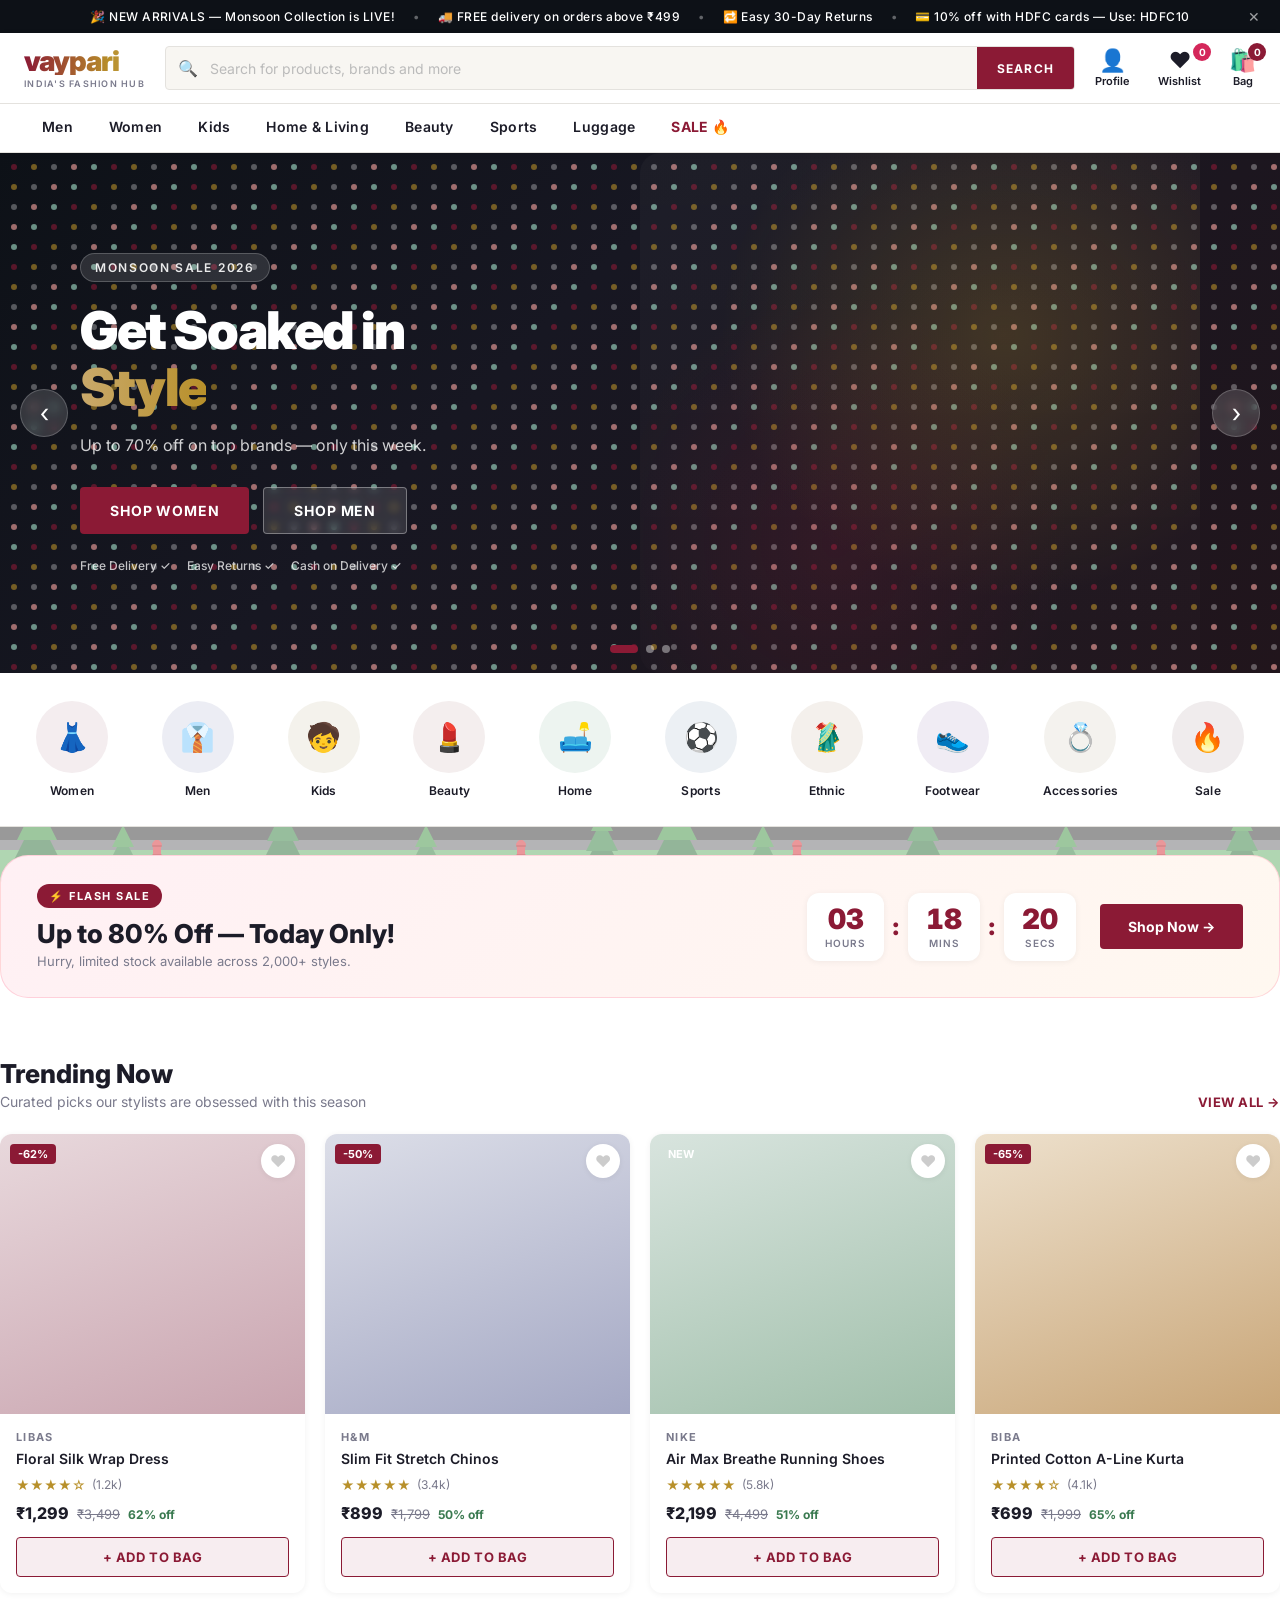
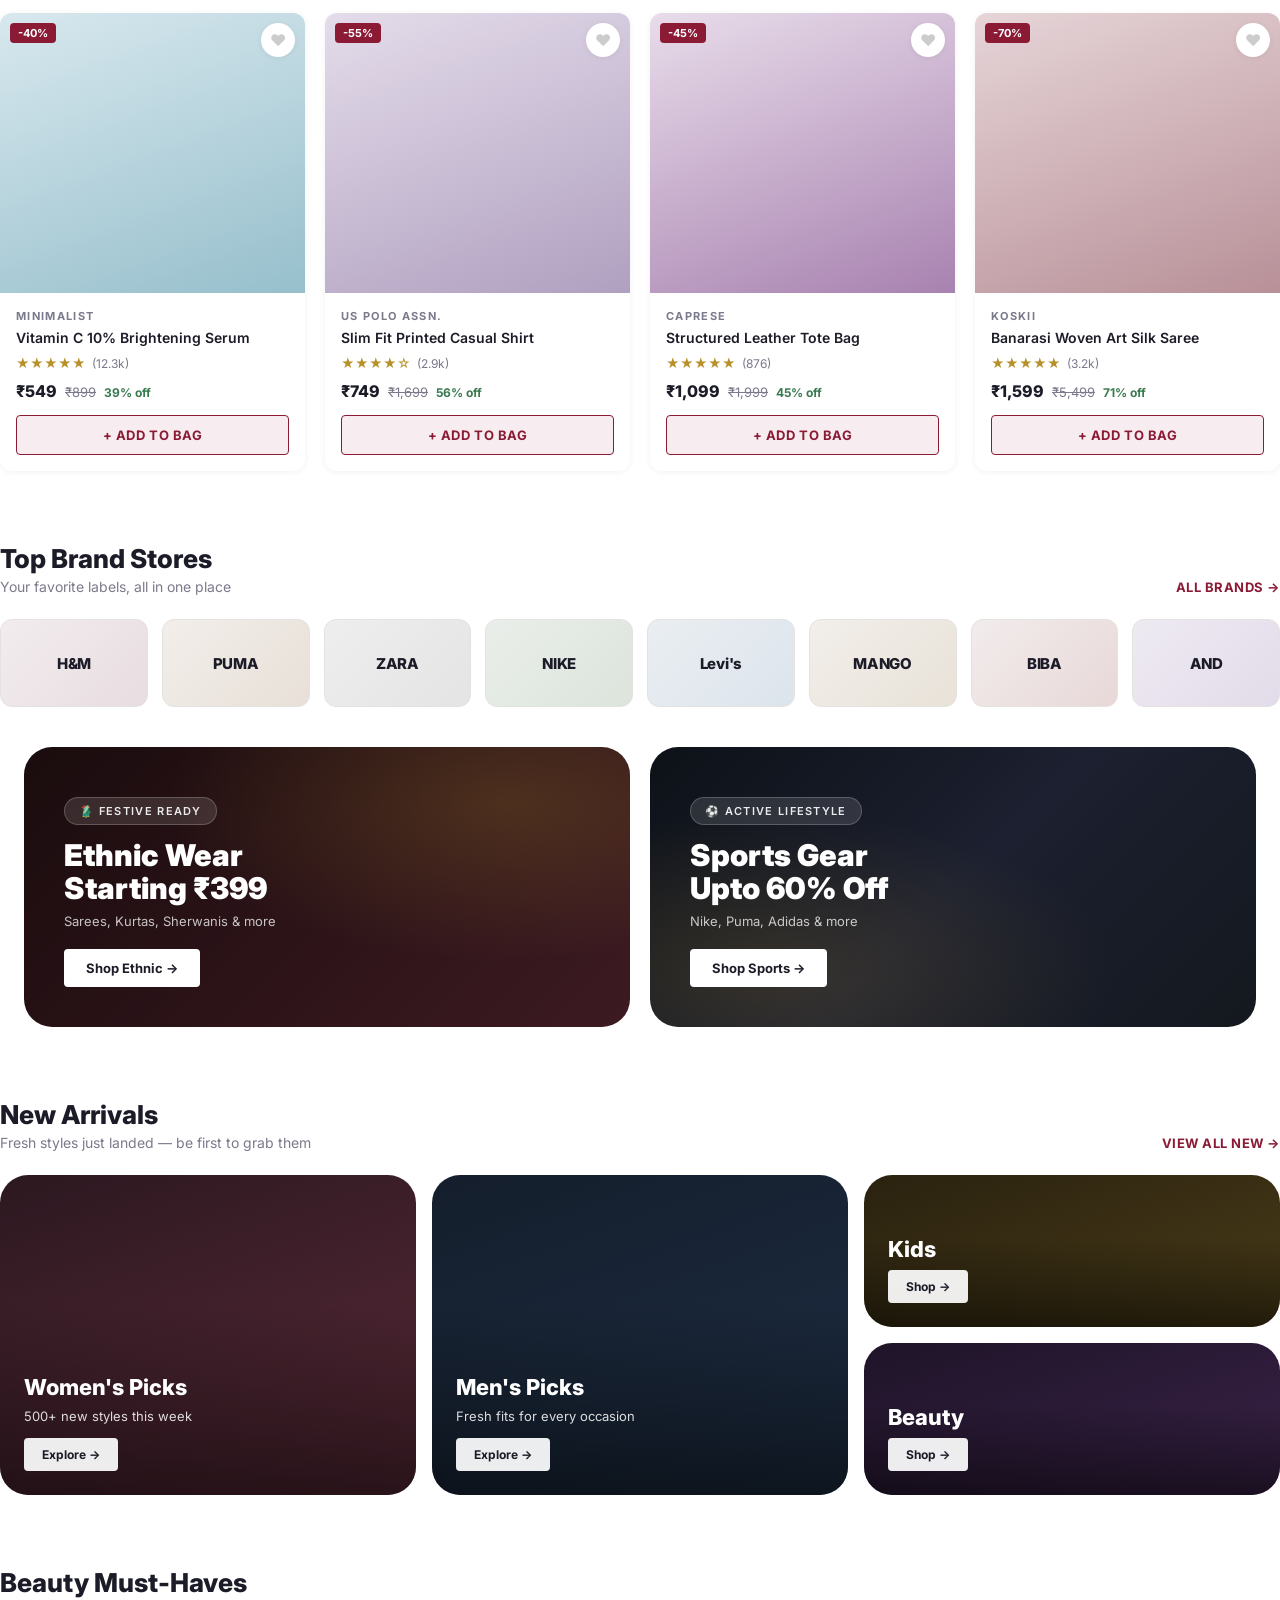
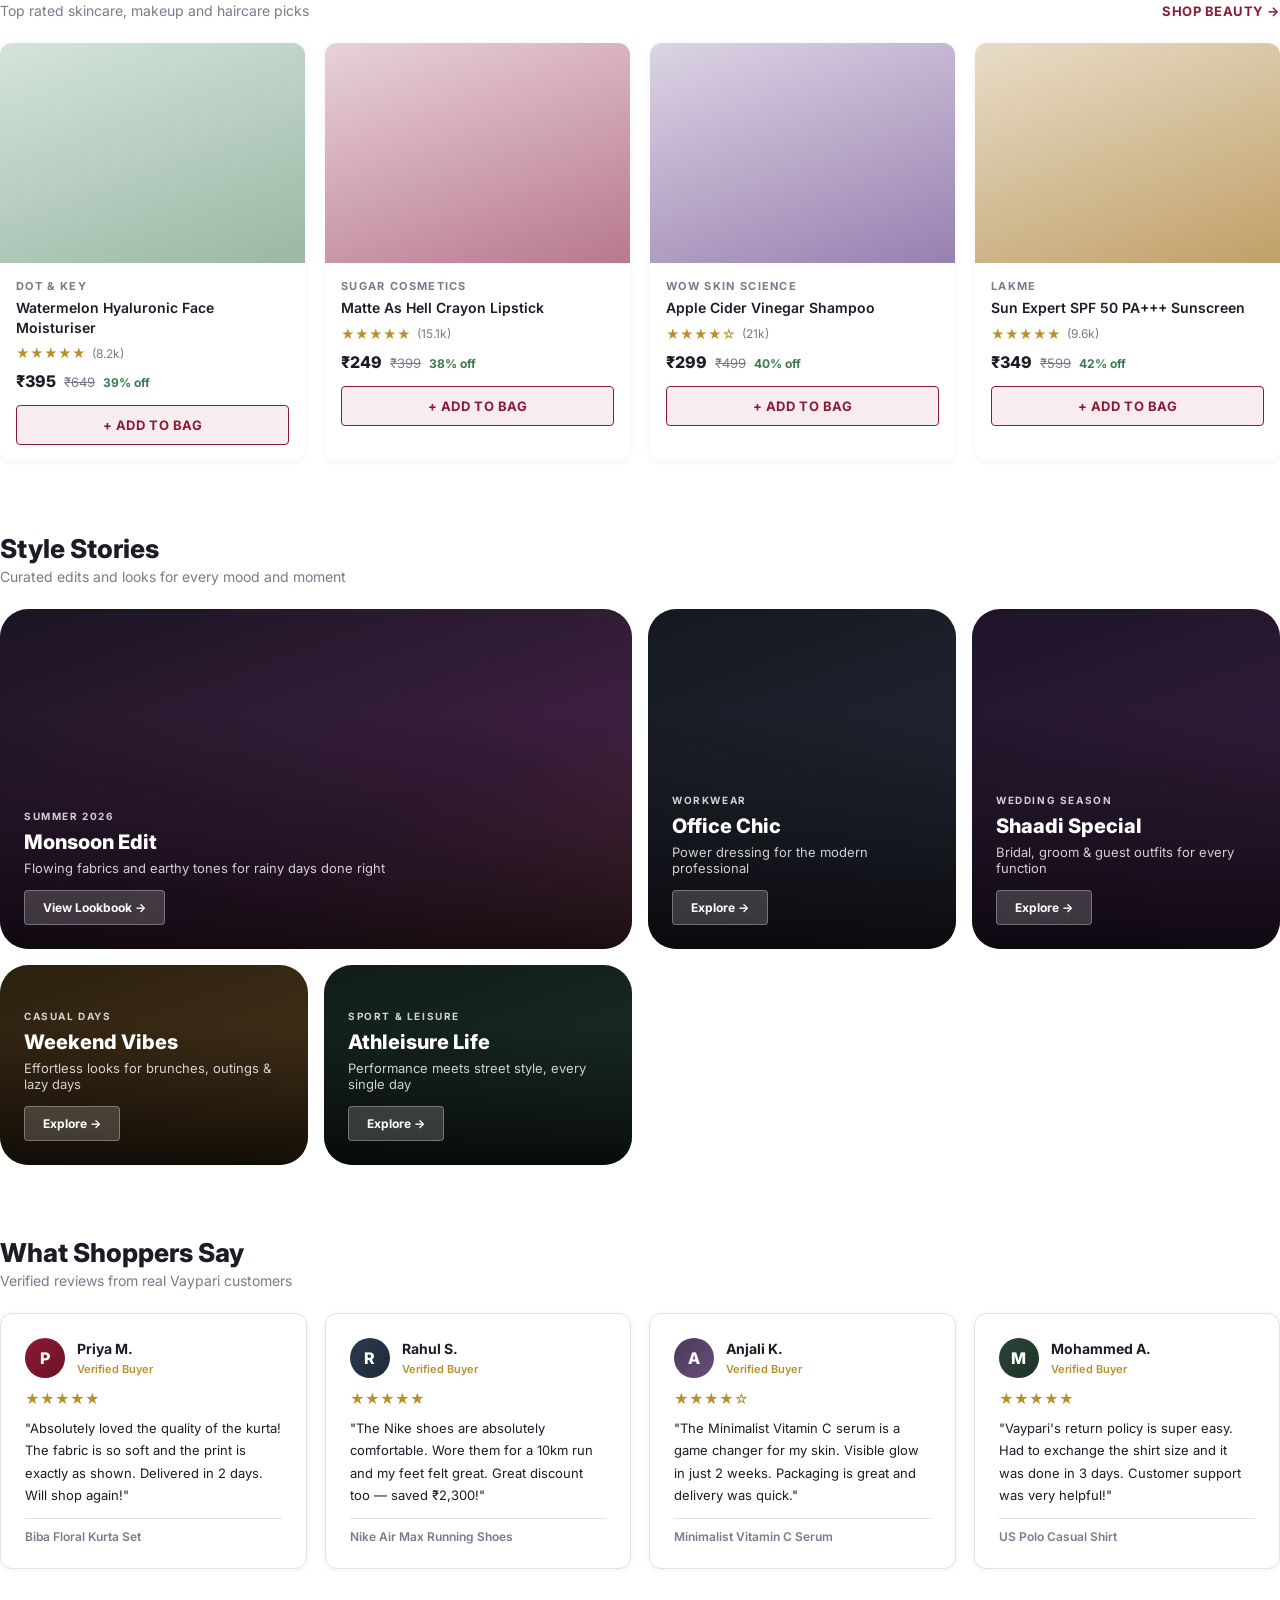
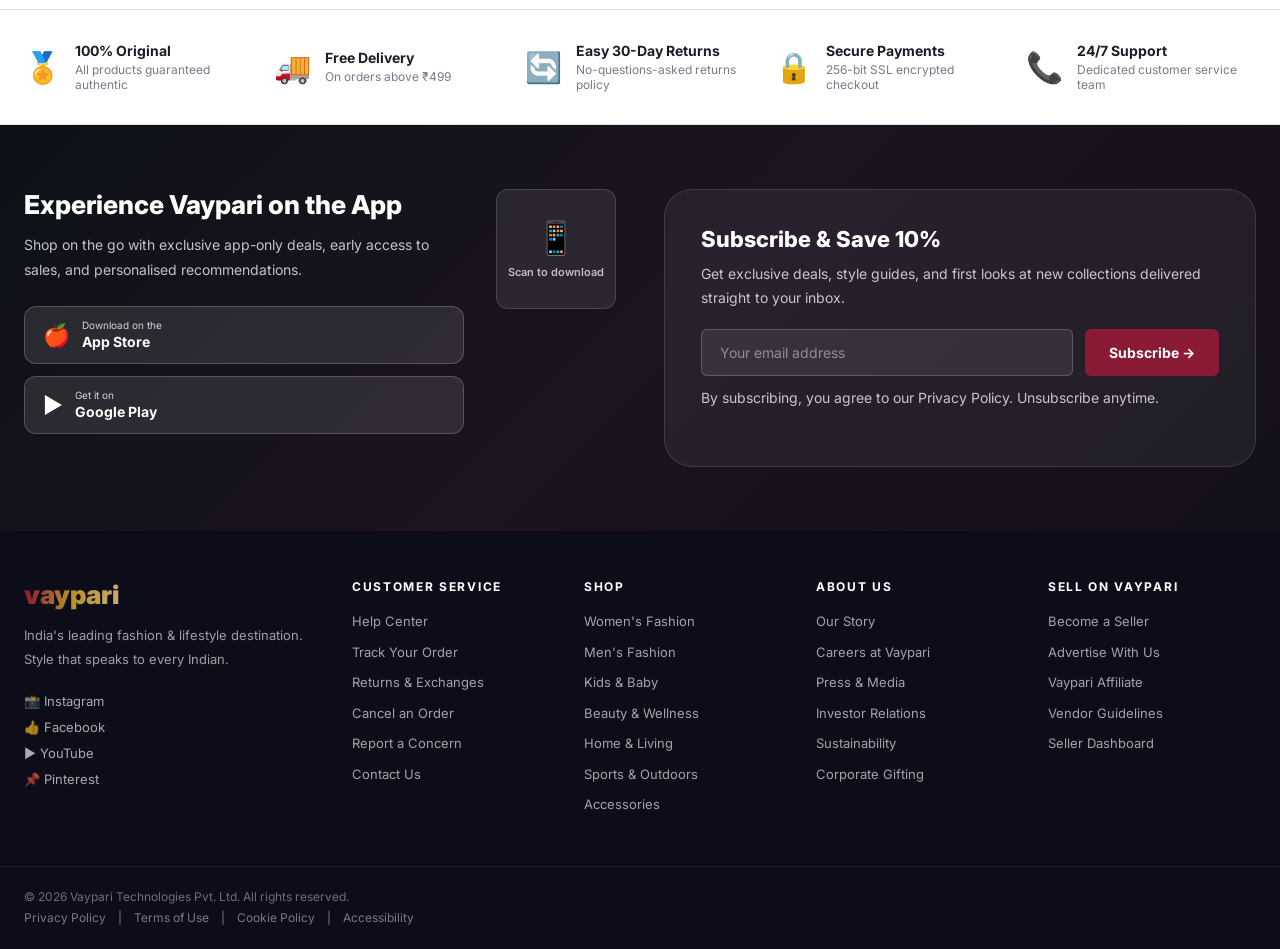
<file: index.html>
<!doctype html>
<html lang="en">

<head>
    <meta charset="UTF-8" />
    <meta name="viewport" content="width=device-width, initial-scale=1.0" />
    <meta name="description" content="Vaypari - India's leading online fashion & lifestyle destination. Shop Men, Women, Kids, Beauty, Home & more." />
    <meta name="keywords" content="fashion, online shopping, clothing, shoes, accessories, beauty, home decor, India" />
    <meta name="author" content="Vaypari" />
    <meta name="theme-color" content="#ff3f6c" />
    <title>Vaypari - Online Shopping for Fashion & Lifestyle in India</title>
    <link rel="stylesheet" href="style.css" />
    <link rel="preconnect" href="https://fonts.googleapis.com" />
    <script src="script.js" defer></script>
</head>

<body>

    <!-- ==================== SMOOTH BACKGROUND (CITY SKYLINE) ==================== -->
    <div class="wrap-bg" id="smooth-bg">
        <div class="bg_area">
            <div class="bg01 clearfix"></div>
        </div>
    </div>
    <!-- ==================== PRELOADER ==================== -->
    <div id="page-loader" class="page-loader">
        <div class="loader-holder">
            <!-- 16 circles for the animation -->
            <div class="circle"></div><div class="circle"></div><div class="circle"></div><div class="circle"></div>
            <div class="circle"></div><div class="circle"></div><div class="circle"></div><div class="circle"></div>
            <div class="circle"></div><div class="circle"></div><div class="circle"></div><div class="circle"></div>
            <div class="circle"></div><div class="circle"></div><div class="circle"></div><div class="circle"></div>
        </div>
    </div>

    <!-- ==================== TOP ANNOUNCEMENT BAR ==================== -->
    <div class="announcement-bar" id="announcementBar">
        <div class="announcement-inner">
            <span class="announcement-item">🎉 NEW ARRIVALS — Monsoon Collection is LIVE!</span>
            <span class="announcement-sep">•</span>
            <span class="announcement-item">🚚 FREE delivery on orders above ₹499</span>
            <span class="announcement-sep">•</span>
            <span class="announcement-item">🔁 Easy 30-Day Returns</span>
            <span class="announcement-sep">•</span>
            <span class="announcement-item">💳 10% off with HDFC cards — Use: HDFC10</span>
        </div>
        <button class="announcement-close" id="announcementClose" aria-label="Close announcement">✕</button>
    </div>

    <!-- ==================== MAIN HEADER ==================== -->
    <header class="main-header" id="mainHeader">
        <div class="header-inner">

            <!-- Hamburger (Mobile) -->
            <button class="hamburger-menu" id="hamburger" aria-label="Open menu" type="button">
                <span></span><span></span><span></span>
            </button>

            <!-- Logo -->
            <a href="index.html" class="logo" aria-label="Vaypari Home">
                <span class="logo-text">vaypari</span>
                <span class="logo-tag">India's Fashion Hub</span>
            </a>

            <!-- Search -->
            <div class="search-wrapper search-animated">
                <span class="search-icon">🔍</span>
                <input id="searchInput" type="text" class="search-input" placeholder="Search for products, brands and more" autocomplete="off" />
                <div class="search-suggestions" id="searchSuggestions">
                    <div class="suggestion-group">
                        <p class="suggestion-label">TRENDING SEARCHES</p>
                        <a href="#" class="suggestion-item">👗 Ethnic Wear for Women</a>
                        <a href="#" class="suggestion-item">👟 Sports Shoes for Men</a>
                        <a href="#" class="suggestion-item">💄 Lipstick Collections</a>
                        <a href="#" class="suggestion-item">🛋️ Home Décor Essentials</a>
                        <a href="#" class="suggestion-item">👜 Handbags & Wallets</a>
                    </div>
                </div>
                <button type="button" class="search-btn" id="searchBtn">SEARCH</button>
            </div>

            <!-- Right Icons -->
            <nav class="header-actions" aria-label="User actions">
                <div class="action-item" id="profileDropdownTrigger">
                    <span class="action-icon">👤</span>
                    <span class="action-label">Profile</span>
                    <div class="profile-dropdown" id="profileDropdown">
                        <div class="profile-header">
                            <p>Hello!</p>
                            <p class="profile-sub">Access account & manage orders</p>
                        </div>
                        <div class="profile-links">
                            <a href="orders.html">📦 My Orders</a>
                            <a href="reviews.html">💬 My Reviews & Ratings</a>
                            <a href="qa.html">❓ My Questions & Answers</a>
                            <a href="coupons.html">🎫 My Coupons</a>
                            <a href="credit.html">🎁 Vaypari Credit</a>
                            <a href="settings.html">⚙️ Account Settings</a>
                        </div>
                        <div class="profile-footer">
                            <a href="#" class="profile-login-btn">LOGIN / SIGNUP</a>
                            <span>Seller: <a href="#">Sell on Vaypari</a></span>
                        </div>
                    </div>
                </div>
                <a href="#" class="action-item wishlist">
                    <span class="action-icon">❤️</span>
                    <span class="action-label">Wishlist</span>
                    <span class="wishlist-count" id="wishlistCount">0</span>
                </a>
                <a href="#" class="action-item cart-action">
                    <span class="action-icon">🛍️</span>
                    <span class="action-label">Bag</span>
                    <span class="cart-count" id="cartCount">0</span>
                </a>
            </nav>
        </div>

        <!-- ==================== NAVIGATION BAR ==================== -->
        <nav class="navbar" aria-label="Main navigation">
            <div class="nav-inner">
                <div class="nav-item nav-dropdown" data-cat="men">
                    <a href="#" class="nav-link">Men</a>
                    <div class="mega-dropdown">
                        <div class="mega-col">
                            <h4>Top Wear</h4>
                            <a href="#">T-Shirts</a><a href="#">Casual Shirts</a><a href="#">Formal Shirts</a>
                            <a href="#">Sweatshirts</a><a href="#">Hoodies</a><a href="#">Jackets & Coats</a>
                        </div>
                        <div class="mega-col">
                            <h4>Bottom Wear</h4>
                            <a href="#">Jeans</a><a href="#">Casual Trousers</a><a href="#">Formal Trousers</a>
                            <a href="#">Shorts</a><a href="#">Track Pants</a>
                        </div>
                        <div class="mega-col">
                            <h4>Ethnic Wear</h4>
                            <a href="#">Kurtas & Kurta Sets</a><a href="#">Sherwanis</a><a href="#">Ethnic Jackets</a>
                            <a href="#">Mundus</a><a href="#">Nehru Jackets</a>
                        </div>
                        <div class="mega-col">
                            <h4>Footwear</h4>
                            <a href="#">Casual Shoes</a><a href="#">Sports Shoes</a><a href="#">Formal Shoes</a>
                            <a href="#">Sandals & Floaters</a><a href="#">Loafers & Moccasins</a>
                        </div>
                        <div class="mega-col mega-brands">
                            <h4>Top Brands</h4>
                            <a href="#" class="brand-pill">H&M</a>
                            <a href="#" class="brand-pill">Puma</a>
                            <a href="#" class="brand-pill">Zara</a>
                            <a href="#" class="brand-pill">Nike</a>
                            <a href="#" class="brand-pill">Levi's</a>
                            <a href="#" class="brand-pill">US Polo</a>
                        </div>
                    </div>
                </div>
                <div class="nav-item nav-dropdown" data-cat="women">
                    <a href="#" class="nav-link">Women</a>
                    <div class="mega-dropdown">
                        <div class="mega-col">
                            <h4>Indian & Fusion</h4>
                            <a href="#">Kurtas & Suits</a><a href="#">Sarees</a><a href="#">Lehengas</a>
                            <a href="#">Salwar Suits</a><a href="#">Ethnic Jackets</a>
                        </div>
                        <div class="mega-col">
                            <h4>Western Wear</h4>
                            <a href="#">Dresses</a><a href="#">Tops</a><a href="#">T-Shirts</a>
                            <a href="#">Jeans</a><a href="#">Trousers & Capris</a><a href="#">Co-ords</a>
                        </div>
                        <div class="mega-col">
                            <h4>Footwear</h4>
                            <a href="#">Heels</a><a href="#">Flats</a><a href="#">Sandals</a>
                            <a href="#">Boots</a><a href="#">Sports Shoes</a>
                        </div>
                        <div class="mega-col">
                            <h4>Accessories</h4>
                            <a href="#">Handbags</a><a href="#">Jewellery</a><a href="#">Watches</a>
                            <a href="#">Sunglasses</a><a href="#">Belts</a>
                        </div>
                        <div class="mega-col mega-brands">
                            <h4>Top Brands</h4>
                            <a href="#" class="brand-pill">Libas</a>
                            <a href="#" class="brand-pill">AND</a>
                            <a href="#" class="brand-pill">W</a>
                            <a href="#" class="brand-pill">Biba</a>
                            <a href="#" class="brand-pill">Global Desi</a>
                        </div>
                    </div>
                </div>
                <div class="nav-item nav-dropdown" data-cat="kids">
                    <a href="#" class="nav-link">Kids</a>
                    <div class="mega-dropdown">
                        <div class="mega-col">
                            <h4>Boys Clothing</h4>
                            <a href="#">T-Shirts</a><a href="#">Shirts</a><a href="#">Shorts</a><a href="#">Jeans</a>
                        </div>
                        <div class="mega-col">
                            <h4>Girls Clothing</h4>
                            <a href="#">Dresses</a><a href="#">Tops</a><a href="#">Ethnic Sets</a><a href="#">Jeans</a>
                        </div>
                        <div class="mega-col">
                            <h4>Footwear & More</h4>
                            <a href="#">School Shoes</a><a href="#">Sandals</a><a href="#">Toys</a><a href="#">Baby Care</a>
                        </div>
                    </div>
                </div>
                <div class="nav-item nav-dropdown" data-cat="home">
                    <a href="#" class="nav-link">Home & Living</a>
                    <div class="mega-dropdown">
                        <div class="mega-col">
                            <h4>Bed & Bath</h4>
                            <a href="#">Bedsheets</a><a href="#">Blankets</a><a href="#">Towels</a><a href="#">Pillows</a>
                        </div>
                        <div class="mega-col">
                            <h4>Kitchen</h4>
                            <a href="#">Cookware</a><a href="#">Storage</a><a href="#">Dinnerware</a>
                        </div>
                        <div class="mega-col">
                            <h4>Décor</h4>
                            <a href="#">Wall Art</a><a href="#">Candles</a><a href="#">Vases</a><a href="#">Clocks</a>
                        </div>
                    </div>
                </div>
                <div class="nav-item nav-dropdown" data-cat="beauty">
                    <a href="#" class="nav-link">Beauty</a>
                    <div class="mega-dropdown">
                        <div class="mega-col">
                            <h4>Skincare</h4>
                            <a href="#">Face Wash</a><a href="#">Moisturiser</a><a href="#">Sunscreen</a><a href="#">Serums</a>
                        </div>
                        <div class="mega-col">
                            <h4>Makeup</h4>
                            <a href="#">Lipstick</a><a href="#">Foundation</a><a href="#">Mascara</a><a href="#">Eyeliner</a>
                        </div>
                        <div class="mega-col">
                            <h4>Haircare</h4>
                            <a href="#">Shampoo</a><a href="#">Conditioner</a><a href="#">Hair Oil</a><a href="#">Serums</a>
                        </div>
                    </div>
                </div>
                <div class="nav-item"><a href="#" class="nav-link">Sports</a></div>
                <div class="nav-item"><a href="#" class="nav-link">Luggage</a></div>
                <div class="nav-item nav-sale"><a href="#" class="nav-link">SALE 🔥</a></div>
            </div>
        </nav>
    </header>

    <main class="page-content">

        <!-- ==================== HERO BANNER SLIDER ==================== -->
        <section class="hero-slider" aria-label="Featured promotions">
            <canvas id="heroCanvas"></canvas>
            <div class="slider-track" id="sliderTrack">
                <div class="slide slide-1">
                    <div class="slide-content">
                        <span class="slide-tag">MONSOON SALE 2026</span>
                        <h1>Get Soaked in <br><em>Style</em></h1>
                        <p>Up to 70% off on top brands — only this week.</p>
                        <div class="slide-ctas">
                            <a href="#" class="cta-btn cta-primary">Shop Women</a>
                            <a href="#" class="cta-btn cta-secondary">Shop Men</a>
                        </div>
                        <div class="slide-badges">
                            <span>Free Delivery ✓</span>
                            <span>Easy Returns ✓</span>
                            <span>Cash on Delivery ✓</span>
                        </div>
                    </div>
                    <div class="slide-visual slide-visual-1"></div>
                </div>
                <div class="slide slide-2">
                    <div class="slide-content">
                        <span class="slide-tag">ETHNIC EXTRAVAGANZA</span>
                        <h1>Celebrate Every <br><em>Occasion</em></h1>
                        <p>Curated ethnic collections for the modern Indian.</p>
                        <div class="slide-ctas">
                            <a href="#" class="cta-btn cta-primary">Explore Now</a>
                        </div>
                    </div>
                    <div class="slide-visual slide-visual-2"></div>
                </div>
                <div class="slide slide-3">
                    <div class="slide-content">
                        <span class="slide-tag">BEAUTY DROP</span>
                        <h1>Glow Like <br><em>Never Before</em></h1>
                        <p>New arrivals from top beauty brands at unbeatable prices.</p>
                        <div class="slide-ctas">
                            <a href="#" class="cta-btn cta-primary">Shop Beauty</a>
                        </div>
                    </div>
                    <div class="slide-visual slide-visual-3"></div>
                </div>
            </div>
            <button class="slider-btn prev" id="sliderPrev" aria-label="Previous slide">‹</button>
            <button class="slider-btn next" id="sliderNext" aria-label="Next slide">›</button>
            <div class="slider-dots" id="sliderDots">
                <button class="dot active" data-slide="0" aria-label="Slide 1"></button>
                <button class="dot" data-slide="1" aria-label="Slide 2"></button>
                <button class="dot" data-slide="2" aria-label="Slide 3"></button>
            </div>
        </section>

        <!-- ==================== CATEGORY ICON STRIP ==================== -->
        <section class="cat-strip container-fluid" aria-label="Shop by category">
            <div class="cat-strip-inner">
                <a href="#" class="cat-icon-item">
                    <div class="cat-icon-circle cat-women">👗</div>
                    <span>Women</span>
                </a>
                <a href="#" class="cat-icon-item">
                    <div class="cat-icon-circle cat-men">👔</div>
                    <span>Men</span>
                </a>
                <a href="#" class="cat-icon-item">
                    <div class="cat-icon-circle cat-kids">🧒</div>
                    <span>Kids</span>
                </a>
                <a href="#" class="cat-icon-item">
                    <div class="cat-icon-circle cat-beauty">💄</div>
                    <span>Beauty</span>
                </a>
                <a href="#" class="cat-icon-item">
                    <div class="cat-icon-circle cat-home">🛋️</div>
                    <span>Home</span>
                </a>
                <a href="#" class="cat-icon-item">
                    <div class="cat-icon-circle cat-sports">⚽</div>
                    <span>Sports</span>
                </a>
                <a href="#" class="cat-icon-item">
                    <div class="cat-icon-circle cat-ethnic">🥻</div>
                    <span>Ethnic</span>
                </a>
                <a href="#" class="cat-icon-item">
                    <div class="cat-icon-circle cat-footwear">👟</div>
                    <span>Footwear</span>
                </a>
                <a href="#" class="cat-icon-item">
                    <div class="cat-icon-circle cat-accessories">💍</div>
                    <span>Accessories</span>
                </a>
                <a href="#" class="cat-icon-item">
                    <div class="cat-icon-circle cat-sale">🔥</div>
                    <span>Sale</span>
                </a>
            </div>
        </section>

        <!-- ==================== FLASH SALE STRIP ==================== -->
        <section class="flash-sale-strip container-fluid" aria-label="Flash sale">
            <div class="flash-sale-left">
                <span class="flash-tag">⚡ FLASH SALE</span>
                <h2>Up to 80% Off — Today Only!</h2>
                <p>Hurry, limited stock available across 2,000+ styles.</p>
            </div>
            <div class="flash-sale-timer">
                <div class="timer-block"><span id="timerH">03</span><em>Hours</em></div>
                <span class="timer-colon">:</span>
                <div class="timer-block"><span id="timerM">18</span><em>Mins</em></div>
                <span class="timer-colon">:</span>
                <div class="timer-block"><span id="timerS">22</span><em>Secs</em></div>
            </div>
            <a href="#" class="flash-cta">Shop Now →</a>
        </section>

        <!-- ==================== TRENDING NOW — PRODUCT GRID ==================== -->
        <section class="section-block container-fluid" aria-labelledby="trending-heading">
            <div class="section-header">
                <div>
                    <h2 id="trending-heading">Trending Now</h2>
                    <p>Curated picks our stylists are obsessed with this season</p>
                </div>
                <a href="#" class="view-all-link">View All →</a>
            </div>
            <div class="product-grid" id="trendingGrid">

                <article class="product-card" data-product="Silk Wrap Dress" data-price="₹1,299">
                    <div class="product-img-wrap">
                        <div class="product-img img-fashion-1"></div>
                        <button class="wishlist-btn" aria-label="Add to wishlist" data-index="0">❤</button>
                        <span class="discount-badge">-62%</span>
                        <div class="quick-view">Quick View</div>
                    </div>
                    <div class="product-info">
                        <span class="brand-name">Libas</span>
                        <h3 class="product-name">Floral Silk Wrap Dress</h3>
                        <div class="product-rating">
                            <span class="stars">★★★★☆</span>
                            <span class="rating-count">(1.2k)</span>
                        </div>
                        <div class="product-pricing">
                            <span class="current-price">₹1,299</span>
                            <span class="original-price">₹3,499</span>
                            <span class="off-label">62% off</span>
                        </div>
                        <button class="add-to-bag-btn add-button" data-product="Floral Silk Wrap Dress">+ Add to Bag</button>
                    </div>
                </article>

                <article class="product-card" data-product="Men Slim Fit Chinos" data-price="₹899">
                    <div class="product-img-wrap">
                        <div class="product-img img-fashion-2"></div>
                        <button class="wishlist-btn" aria-label="Add to wishlist" data-index="1">❤</button>
                        <span class="discount-badge">-50%</span>
                        <div class="quick-view">Quick View</div>
                    </div>
                    <div class="product-info">
                        <span class="brand-name">H&M</span>
                        <h3 class="product-name">Slim Fit Stretch Chinos</h3>
                        <div class="product-rating">
                            <span class="stars">★★★★★</span>
                            <span class="rating-count">(3.4k)</span>
                        </div>
                        <div class="product-pricing">
                            <span class="current-price">₹899</span>
                            <span class="original-price">₹1,799</span>
                            <span class="off-label">50% off</span>
                        </div>
                        <button class="add-to-bag-btn add-button" data-product="Slim Fit Stretch Chinos">+ Add to Bag</button>
                    </div>
                </article>

                <article class="product-card" data-product="Sports Shoes" data-price="₹2,199">
                    <div class="product-img-wrap">
                        <div class="product-img img-fashion-3"></div>
                        <button class="wishlist-btn" aria-label="Add to wishlist" data-index="2">❤</button>
                        <span class="discount-badge new-badge">NEW</span>
                        <div class="quick-view">Quick View</div>
                    </div>
                    <div class="product-info">
                        <span class="brand-name">Nike</span>
                        <h3 class="product-name">Air Max Breathe Running Shoes</h3>
                        <div class="product-rating">
                            <span class="stars">★★★★★</span>
                            <span class="rating-count">(5.8k)</span>
                        </div>
                        <div class="product-pricing">
                            <span class="current-price">₹2,199</span>
                            <span class="original-price">₹4,499</span>
                            <span class="off-label">51% off</span>
                        </div>
                        <button class="add-to-bag-btn add-button" data-product="Air Max Breathe Running Shoes">+ Add to Bag</button>
                    </div>
                </article>

                <article class="product-card" data-product="Kurti Set" data-price="₹699">
                    <div class="product-img-wrap">
                        <div class="product-img img-fashion-4"></div>
                        <button class="wishlist-btn" aria-label="Add to wishlist" data-index="3">❤</button>
                        <span class="discount-badge">-65%</span>
                        <div class="quick-view">Quick View</div>
                    </div>
                    <div class="product-info">
                        <span class="brand-name">Biba</span>
                        <h3 class="product-name">Printed Cotton A-Line Kurta</h3>
                        <div class="product-rating">
                            <span class="stars">★★★★☆</span>
                            <span class="rating-count">(4.1k)</span>
                        </div>
                        <div class="product-pricing">
                            <span class="current-price">₹699</span>
                            <span class="original-price">₹1,999</span>
                            <span class="off-label">65% off</span>
                        </div>
                        <button class="add-to-bag-btn add-button" data-product="Printed Cotton A-Line Kurta">+ Add to Bag</button>
                    </div>
                </article>

                <article class="product-card" data-product="Face Serum" data-price="₹549">
                    <div class="product-img-wrap">
                        <div class="product-img img-beauty-1"></div>
                        <button class="wishlist-btn" aria-label="Add to wishlist" data-index="4">❤</button>
                        <span class="discount-badge">-40%</span>
                        <div class="quick-view">Quick View</div>
                    </div>
                    <div class="product-info">
                        <span class="brand-name">Minimalist</span>
                        <h3 class="product-name">Vitamin C 10% Brightening Serum</h3>
                        <div class="product-rating">
                            <span class="stars">★★★★★</span>
                            <span class="rating-count">(12.3k)</span>
                        </div>
                        <div class="product-pricing">
                            <span class="current-price">₹549</span>
                            <span class="original-price">₹899</span>
                            <span class="off-label">39% off</span>
                        </div>
                        <button class="add-to-bag-btn add-button" data-product="Vitamin C 10% Brightening Serum">+ Add to Bag</button>
                    </div>
                </article>

                <article class="product-card" data-product="Casual Shirt" data-price="₹749">
                    <div class="product-img-wrap">
                        <div class="product-img img-fashion-5"></div>
                        <button class="wishlist-btn" aria-label="Add to wishlist" data-index="5">❤</button>
                        <span class="discount-badge">-55%</span>
                        <div class="quick-view">Quick View</div>
                    </div>
                    <div class="product-info">
                        <span class="brand-name">US Polo Assn.</span>
                        <h3 class="product-name">Slim Fit Printed Casual Shirt</h3>
                        <div class="product-rating">
                            <span class="stars">★★★★☆</span>
                            <span class="rating-count">(2.9k)</span>
                        </div>
                        <div class="product-pricing">
                            <span class="current-price">₹749</span>
                            <span class="original-price">₹1,699</span>
                            <span class="off-label">56% off</span>
                        </div>
                        <button class="add-to-bag-btn add-button" data-product="Slim Fit Printed Casual Shirt">+ Add to Bag</button>
                    </div>
                </article>

                <article class="product-card" data-product="Tote Bag" data-price="₹1,099">
                    <div class="product-img-wrap">
                        <div class="product-img img-accessory-1"></div>
                        <button class="wishlist-btn" aria-label="Add to wishlist" data-index="6">❤</button>
                        <span class="discount-badge">-45%</span>
                        <div class="quick-view">Quick View</div>
                    </div>
                    <div class="product-info">
                        <span class="brand-name">Caprese</span>
                        <h3 class="product-name">Structured Leather Tote Bag</h3>
                        <div class="product-rating">
                            <span class="stars">★★★★★</span>
                            <span class="rating-count">(876)</span>
                        </div>
                        <div class="product-pricing">
                            <span class="current-price">₹1,099</span>
                            <span class="original-price">₹1,999</span>
                            <span class="off-label">45% off</span>
                        </div>
                        <button class="add-to-bag-btn add-button" data-product="Structured Leather Tote Bag">+ Add to Bag</button>
                    </div>
                </article>

                <article class="product-card" data-product="Saree" data-price="₹1,599">
                    <div class="product-img-wrap">
                        <div class="product-img img-fashion-6"></div>
                        <button class="wishlist-btn" aria-label="Add to wishlist" data-index="7">❤</button>
                        <span class="discount-badge">-70%</span>
                        <div class="quick-view">Quick View</div>
                    </div>
                    <div class="product-info">
                        <span class="brand-name">Koskii</span>
                        <h3 class="product-name">Banarasi Woven Art Silk Saree</h3>
                        <div class="product-rating">
                            <span class="stars">★★★★★</span>
                            <span class="rating-count">(3.2k)</span>
                        </div>
                        <div class="product-pricing">
                            <span class="current-price">₹1,599</span>
                            <span class="original-price">₹5,499</span>
                            <span class="off-label">71% off</span>
                        </div>
                        <button class="add-to-bag-btn add-button" data-product="Banarasi Woven Art Silk Saree">+ Add to Bag</button>
                    </div>
                </article>

            </div>
        </section>

        <!-- ==================== BRAND SPOTLIGHT ==================== -->
        <section class="section-block container-fluid brand-section" aria-labelledby="brand-heading">
            <div class="section-header">
                <div>
                    <h2 id="brand-heading">Top Brand Stores</h2>
                    <p>Your favorite labels, all in one place</p>
                </div>
                <a href="#" class="view-all-link">All Brands →</a>
            </div>
            <div class="brand-grid">
                <a href="#" class="brand-card brand-hm"><span>H&M</span></a>
                <a href="#" class="brand-card brand-puma"><span>PUMA</span></a>
                <a href="#" class="brand-card brand-zara"><span>ZARA</span></a>
                <a href="#" class="brand-card brand-nike"><span>NIKE</span></a>
                <a href="#" class="brand-card brand-levis"><span>Levi's</span></a>
                <a href="#" class="brand-card brand-mango"><span>MANGO</span></a>
                <a href="#" class="brand-card brand-biba"><span>BIBA</span></a>
                <a href="#" class="brand-card brand-and"><span>AND</span></a>
            </div>
        </section>

        <!-- ==================== PROMO BANNER PAIR ==================== -->
        <section class="promo-pair container-fluid" aria-label="Promotional banners">
            <div class="promo-card promo-ethnic">
                <div class="promo-text">
                    <span class="promo-tag">🥻 Festive Ready</span>
                    <h3>Ethnic Wear <br>Starting ₹399</h3>
                    <p>Sarees, Kurtas, Sherwanis & more</p>
                    <a href="#" class="promo-btn">Shop Ethnic →</a>
                </div>
            </div>
            <div class="promo-card promo-sport">
                <div class="promo-text">
                    <span class="promo-tag">⚽ Active Lifestyle</span>
                    <h3>Sports Gear <br>Upto 60% Off</h3>
                    <p>Nike, Puma, Adidas & more</p>
                    <a href="#" class="promo-btn">Shop Sports →</a>
                </div>
            </div>
        </section>

        <!-- ==================== NEW ARRIVALS ==================== -->
        <section class="section-block container-fluid" aria-labelledby="new-arrivals-heading">
            <div class="section-header">
                <div>
                    <h2 id="new-arrivals-heading">New Arrivals</h2>
                    <p>Fresh styles just landed — be first to grab them</p>
                </div>
                <a href="#" class="view-all-link">View All New →</a>
            </div>
            <div class="arrivals-grid">
                <div class="arrival-banner arrival-women">
                    <div class="arrival-overlay">
                        <h3>Women's Picks</h3>
                        <p>500+ new styles this week</p>
                        <a href="#" class="arrival-btn">Explore →</a>
                    </div>
                </div>
                <div class="arrival-banner arrival-men">
                    <div class="arrival-overlay">
                        <h3>Men's Picks</h3>
                        <p>Fresh fits for every occasion</p>
                        <a href="#" class="arrival-btn">Explore →</a>
                    </div>
                </div>
                <div class="arrival-small-grid">
                    <div class="arrival-banner arrival-kids">
                        <div class="arrival-overlay">
                            <h3>Kids</h3>
                            <a href="#" class="arrival-btn">Shop →</a>
                        </div>
                    </div>
                    <div class="arrival-banner arrival-beauty">
                        <div class="arrival-overlay">
                            <h3>Beauty</h3>
                            <a href="#" class="arrival-btn">Shop →</a>
                        </div>
                    </div>
                </div>
            </div>
        </section>

        <!-- ==================== BEAUTY & SKINCARE ==================== -->
        <section class="section-block container-fluid" aria-labelledby="beauty-heading">
            <div class="section-header">
                <div>
                    <h2 id="beauty-heading">Beauty Must-Haves</h2>
                    <p>Top rated skincare, makeup and haircare picks</p>
                </div>
                <a href="#" class="view-all-link">Shop Beauty →</a>
            </div>
            <div class="beauty-row">
                <article class="beauty-card">
                    <div class="beauty-img beauty-img-1"></div>
                    <div class="beauty-info">
                        <span class="brand-name">Dot & Key</span>
                        <h3>Watermelon Hyaluronic Face Moisturiser</h3>
                        <div class="product-rating"><span class="stars">★★★★★</span><span class="rating-count">(8.2k)</span></div>
                        <div class="product-pricing">
                            <span class="current-price">₹395</span>
                            <span class="original-price">₹649</span>
                            <span class="off-label">39% off</span>
                        </div>
                        <button class="add-to-bag-btn add-button" data-product="Watermelon Hyaluronic Moisturiser">+ Add to Bag</button>
                    </div>
                </article>
                <article class="beauty-card">
                    <div class="beauty-img beauty-img-2"></div>
                    <div class="beauty-info">
                        <span class="brand-name">Sugar Cosmetics</span>
                        <h3>Matte As Hell Crayon Lipstick</h3>
                        <div class="product-rating"><span class="stars">★★★★★</span><span class="rating-count">(15.1k)</span></div>
                        <div class="product-pricing">
                            <span class="current-price">₹249</span>
                            <span class="original-price">₹399</span>
                            <span class="off-label">38% off</span>
                        </div>
                        <button class="add-to-bag-btn add-button" data-product="Matte As Hell Lipstick">+ Add to Bag</button>
                    </div>
                </article>
                <article class="beauty-card">
                    <div class="beauty-img beauty-img-3"></div>
                    <div class="beauty-info">
                        <span class="brand-name">WOW Skin Science</span>
                        <h3>Apple Cider Vinegar Shampoo</h3>
                        <div class="product-rating"><span class="stars">★★★★☆</span><span class="rating-count">(21k)</span></div>
                        <div class="product-pricing">
                            <span class="current-price">₹299</span>
                            <span class="original-price">₹499</span>
                            <span class="off-label">40% off</span>
                        </div>
                        <button class="add-to-bag-btn add-button" data-product="Apple Cider Vinegar Shampoo">+ Add to Bag</button>
                    </div>
                </article>
                <article class="beauty-card">
                    <div class="beauty-img beauty-img-4"></div>
                    <div class="beauty-info">
                        <span class="brand-name">Lakme</span>
                        <h3>Sun Expert SPF 50 PA+++ Sunscreen</h3>
                        <div class="product-rating"><span class="stars">★★★★★</span><span class="rating-count">(9.6k)</span></div>
                        <div class="product-pricing">
                            <span class="current-price">₹349</span>
                            <span class="original-price">₹599</span>
                            <span class="off-label">42% off</span>
                        </div>
                        <button class="add-to-bag-btn add-button" data-product="Lakme Sun Expert Sunscreen">+ Add to Bag</button>
                    </div>
                </article>
            </div>
        </section>

        <!-- ==================== LOOKBOOK / EDITORIAL ==================== -->
        <section class="section-block container-fluid lookbook-section" aria-labelledby="lookbook-heading">
            <div class="section-header">
                <div>
                    <h2 id="lookbook-heading">Style Stories</h2>
                    <p>Curated edits and looks for every mood and moment</p>
                </div>
            </div>
            <div class="lookbook-grid">
                <article class="lookbook-card lookbook-large">
                    <div class="lookbook-img lb-monsoon"></div>
                    <div class="lookbook-overlay">
                        <span class="lb-tag">SUMMER 2026</span>
                        <h3>Monsoon Edit</h3>
                        <p>Flowing fabrics and earthy tones for rainy days done right</p>
                        <a href="#" class="lb-btn">View Lookbook →</a>
                    </div>
                </article>
                <article class="lookbook-card">
                    <div class="lookbook-img lb-office"></div>
                    <div class="lookbook-overlay">
                        <span class="lb-tag">WORKWEAR</span>
                        <h3>Office Chic</h3>
                        <p>Power dressing for the modern professional</p>
                        <a href="#" class="lb-btn">Explore →</a>
                    </div>
                </article>
                <article class="lookbook-card">
                    <div class="lookbook-img lb-wedding"></div>
                    <div class="lookbook-overlay">
                        <span class="lb-tag">WEDDING SEASON</span>
                        <h3>Shaadi Special</h3>
                        <p>Bridal, groom & guest outfits for every function</p>
                        <a href="#" class="lb-btn">Explore →</a>
                    </div>
                </article>
                <article class="lookbook-card">
                    <div class="lookbook-img lb-casual"></div>
                    <div class="lookbook-overlay">
                        <span class="lb-tag">CASUAL DAYS</span>
                        <h3>Weekend Vibes</h3>
                        <p>Effortless looks for brunches, outings & lazy days</p>
                        <a href="#" class="lb-btn">Explore →</a>
                    </div>
                </article>
                <article class="lookbook-card">
                    <div class="lookbook-img lb-athleisure"></div>
                    <div class="lookbook-overlay">
                        <span class="lb-tag">SPORT & LEISURE</span>
                        <h3>Athleisure Life</h3>
                        <p>Performance meets street style, every single day</p>
                        <a href="#" class="lb-btn">Explore →</a>
                    </div>
                </article>
            </div>
        </section>

        <!-- ==================== CUSTOMER REVIEWS ==================== -->
        <section class="section-block container-fluid reviews-section" aria-labelledby="reviews-heading">
            <div class="section-header">
                <div>
                    <h2 id="reviews-heading">What Shoppers Say</h2>
                    <p>Verified reviews from real Vaypari customers</p>
                </div>
            </div>
            <div class="reviews-grid">
                <div class="review-card">
                    <div class="reviewer-info">
                        <div class="reviewer-avatar rv1">P</div>
                        <div>
                            <strong>Priya M.</strong>
                            <span class="reviewer-badge">Verified Buyer</span>
                        </div>
                    </div>
                    <div class="review-stars">★★★★★</div>
                    <p class="review-text">"Absolutely loved the quality of the kurta! The fabric is so soft and the print is exactly as shown. Delivered in 2 days. Will shop again!"</p>
                    <span class="review-product">Biba Floral Kurta Set</span>
                </div>
                <div class="review-card">
                    <div class="reviewer-info">
                        <div class="reviewer-avatar rv2">R</div>
                        <div>
                            <strong>Rahul S.</strong>
                            <span class="reviewer-badge">Verified Buyer</span>
                        </div>
                    </div>
                    <div class="review-stars">★★★★★</div>
                    <p class="review-text">"The Nike shoes are absolutely comfortable. Wore them for a 10km run and my feet felt great. Great discount too — saved ₹2,300!"</p>
                    <span class="review-product">Nike Air Max Running Shoes</span>
                </div>
                <div class="review-card">
                    <div class="reviewer-info">
                        <div class="reviewer-avatar rv3">A</div>
                        <div>
                            <strong>Anjali K.</strong>
                            <span class="reviewer-badge">Verified Buyer</span>
                        </div>
                    </div>
                    <div class="review-stars">★★★★☆</div>
                    <p class="review-text">"The Minimalist Vitamin C serum is a game changer for my skin. Visible glow in just 2 weeks. Packaging is great and delivery was quick."</p>
                    <span class="review-product">Minimalist Vitamin C Serum</span>
                </div>
                <div class="review-card">
                    <div class="reviewer-info">
                        <div class="reviewer-avatar rv4">M</div>
                        <div>
                            <strong>Mohammed A.</strong>
                            <span class="reviewer-badge">Verified Buyer</span>
                        </div>
                    </div>
                    <div class="review-stars">★★★★★</div>
                    <p class="review-text">"Vaypari's return policy is super easy. Had to exchange the shirt size and it was done in 3 days. Customer support was very helpful!"</p>
                    <span class="review-product">US Polo Casual Shirt</span>
                </div>
            </div>
        </section>

        <!-- ==================== TRUST BADGES ==================== -->
        <section class="trust-strip container-fluid" aria-label="Trust indicators">
            <div class="trust-item">
                <span class="trust-emoji">🏅</span>
                <div>
                    <strong>100% Original</strong>
                    <p>All products guaranteed authentic</p>
                </div>
            </div>
            <div class="trust-item">
                <span class="trust-emoji">🚚</span>
                <div>
                    <strong>Free Delivery</strong>
                    <p>On orders above ₹499</p>
                </div>
            </div>
            <div class="trust-item">
                <span class="trust-emoji">🔄</span>
                <div>
                    <strong>Easy 30-Day Returns</strong>
                    <p>No-questions-asked returns policy</p>
                </div>
            </div>
            <div class="trust-item">
                <span class="trust-emoji">🔒</span>
                <div>
                    <strong>Secure Payments</strong>
                    <p>256-bit SSL encrypted checkout</p>
                </div>
            </div>
            <div class="trust-item">
                <span class="trust-emoji">📞</span>
                <div>
                    <strong>24/7 Support</strong>
                    <p>Dedicated customer service team</p>
                </div>
            </div>
        </section>

        <!-- ==================== APP DOWNLOAD & NEWSLETTER ==================== -->
        <section class="app-newsletter-section" aria-label="App download and newsletter">
            <div class="app-block container-fluid">
                <div class="app-download">
                    <div class="app-copy">
                        <h3>Experience Vaypari on the App</h3>
                        <p>Shop on the go with exclusive app-only deals, early access to sales, and personalised recommendations.</p>
                        <div class="app-store-btns">
                            <a href="#" class="app-store-btn">
                                <span>🍎</span>
                                <div><small>Download on the</small><strong>App Store</strong></div>
                            </a>
                            <a href="#" class="app-store-btn">
                                <span>▶</span>
                                <div><small>Get it on</small><strong>Google Play</strong></div>
                            </a>
                        </div>
                    </div>
                    <div class="app-qr">
                        <div class="qr-placeholder">
                            <span>📱</span>
                            <p>Scan to download</p>
                        </div>
                    </div>
                </div>
                <div class="newsletter-block">
                    <h3>Subscribe & Save 10%</h3>
                    <p>Get exclusive deals, style guides, and first looks at new collections delivered straight to your inbox.</p>
                    <form class="newsletter-form" id="newsletterForm" action="#" novalidate>
                        <input type="email" id="newsletterEmail" placeholder="Your email address" aria-label="Email address" required />
                        <button type="submit">Subscribe →</button>
                    </form>
                    <p class="newsletter-disclaimer">By subscribing, you agree to our Privacy Policy. Unsubscribe anytime.</p>
                </div>
            </div>
        </section>

        <!-- ==================== FOOTER MAIN ==================== -->
        <footer class="footer-main" aria-label="Site footer">
            <div class="footer-top container-fluid">
                <div class="footer-brand-col">
                    <a href="#" class="footer-logo">vaypari</a>
                    <p class="footer-brand-desc">India's leading fashion & lifestyle destination. Style that speaks to every Indian.</p>
                    <div class="footer-social">
                        <a href="#" class="social-link" aria-label="Instagram">📸 Instagram</a>
                        <a href="#" class="social-link" aria-label="Facebook">👍 Facebook</a>
                        <a href="#" class="social-link" aria-label="YouTube">▶ YouTube</a>
                        <a href="#" class="social-link" aria-label="Pinterest">📌 Pinterest</a>
                    </div>
                </div>
                <div class="footer-links-grid">
                    <div class="footer-col">
                        <h4>Customer Service</h4>
                        <a href="#">Help Center</a>
                        <a href="#">Track Your Order</a>
                        <a href="#">Returns & Exchanges</a>
                        <a href="#">Cancel an Order</a>
                        <a href="#">Report a Concern</a>
                        <a href="#">Contact Us</a>
                    </div>
                    <div class="footer-col">
                        <h4>Shop</h4>
                        <a href="#">Women's Fashion</a>
                        <a href="#">Men's Fashion</a>
                        <a href="#">Kids & Baby</a>
                        <a href="#">Beauty & Wellness</a>
                        <a href="#">Home & Living</a>
                        <a href="#">Sports & Outdoors</a>
                        <a href="#">Accessories</a>
                    </div>
                    <div class="footer-col">
                        <h4>About Us</h4>
                        <a href="#">Our Story</a>
                        <a href="#">Careers at Vaypari</a>
                        <a href="#">Press & Media</a>
                        <a href="#">Investor Relations</a>
                        <a href="#">Sustainability</a>
                        <a href="#">Corporate Gifting</a>
                    </div>
                    <div class="footer-col">
                        <h4>Sell on Vaypari</h4>
                        <a href="#">Become a Seller</a>
                        <a href="#">Advertise With Us</a>
                        <a href="#">Vaypari Affiliate</a>
                        <a href="#">Vendor Guidelines</a>
                        <a href="#">Seller Dashboard</a>
                    </div>
                </div>
            </div>

            <!-- Footer Bottom -->
            <div class="footer-bottom container-fluid">
                <div class="footer-bottom-left">
                    <p>© 2026 Vaypari Technologies Pvt. Ltd. All rights reserved.</p>
                    <div class="footer-legal-links">
                        <a href="#">Privacy Policy</a>
                        <span>|</span>
                        <a href="#">Terms of Use</a>
                        <span>|</span>
                        <a href="#">Cookie Policy</a>
                        <span>|</span>
                        <a href="#">Accessibility</a>
                    </div>
            </div>
        </footer>
    </main>

    <!-- ==================== MOBILE MENU ==================== -->
    <div class="mobile-menu" id="mobileMenu" aria-hidden="true">
        <div class="mobile-menu-header">
            <span class="mobile-logo">vaypari</span>
            <button class="close-menu" id="closeMenu" aria-label="Close menu">✕</button>
        </div>
        <div class="mobile-menu-body">
            <div class="mobile-auth-row">
                <a href="#" class="mobile-login-btn">Login / Signup</a>
            </div>
            <div class="mobile-menu-section">
                <h3>Shop By Category</h3>
                <a href="#" class="mobile-menu-item">👗 Women</a>
                <a href="#" class="mobile-menu-item">👔 Men</a>
                <a href="#" class="mobile-menu-item">🧒 Kids</a>
                <a href="#" class="mobile-menu-item">💄 Beauty</a>
                <a href="#" class="mobile-menu-item">🛋️ Home & Living</a>
                <a href="#" class="mobile-menu-item">⚽ Sports</a>
                <a href="#" class="mobile-menu-item">💍 Accessories</a>
                <a href="#" class="mobile-menu-item sale-item">🔥 SALE</a>
            </div>
            <hr class="menu-divider" />
            <div class="mobile-menu-section">
                <h3>My Account</h3>
                <a href="orders.html" class="mobile-menu-item">📦 My Orders</a>
                <a href="#" class="mobile-menu-item">❤️ My Wishlist</a>
                <a href="#" class="mobile-menu-item">🛍️ My Bag</a>
                <a href="coupons.html" class="mobile-menu-item">🎫 My Coupons</a>
            </div>
            <hr class="menu-divider" />
            <div class="mobile-menu-section">
                <a href="#" class="mobile-menu-item">📞 Customer Care</a>
                <a href="#" class="mobile-menu-item">🏪 Sell on Vaypari</a>
            </div>
        </div>
    </div>
    <div class="menu-overlay" id="menuOverlay"></div>

    <!-- ==================== BACK TO TOP ==================== -->
    <button class="back-to-top" id="backToTop" aria-label="Back to top">↑</button>

</body>
</html>
</file>
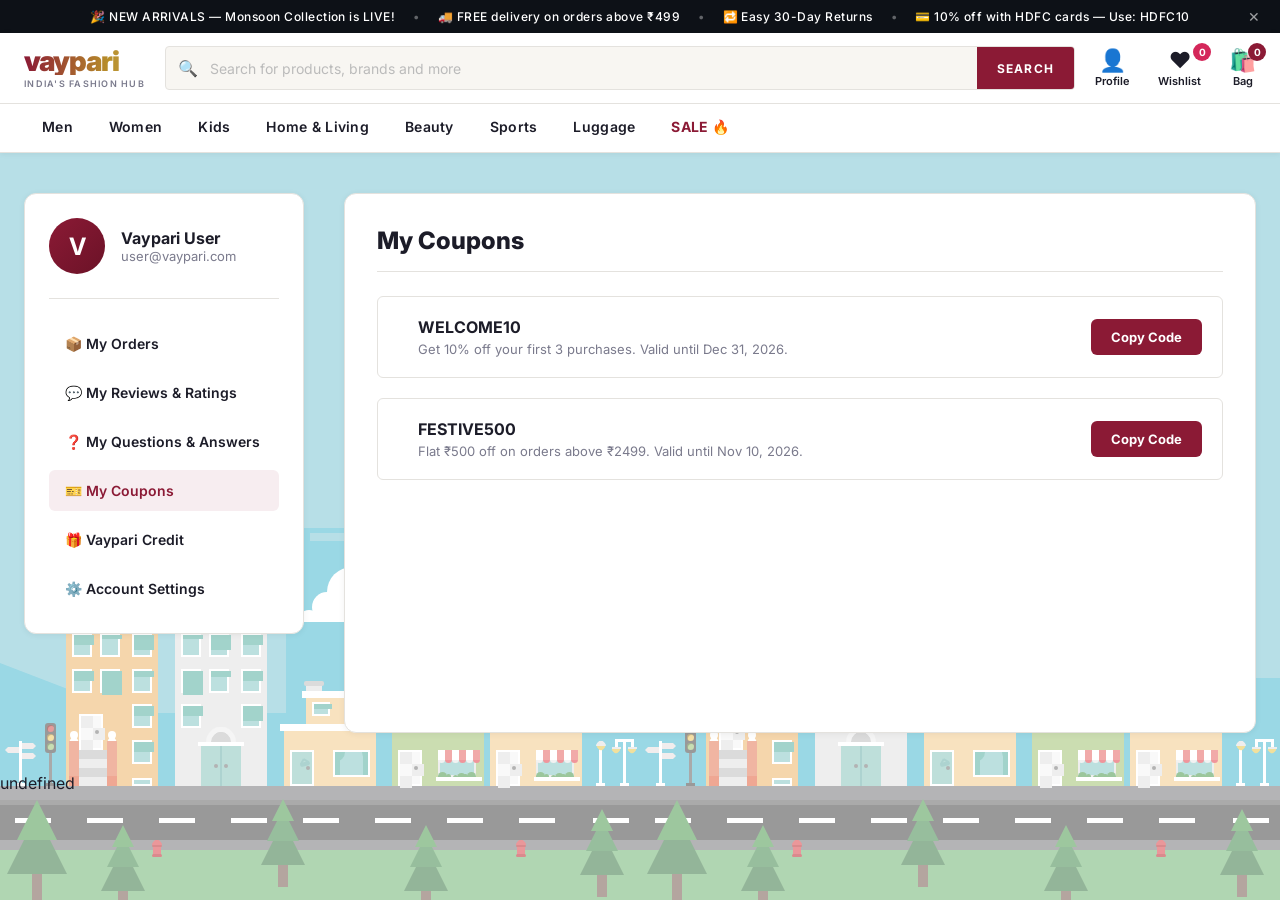
<file: coupons.html>
<!doctype html>
<html lang="en">

<head>
    <meta charset="UTF-8" />
    <meta name="viewport" content="width=device-width, initial-scale=1.0" />
    <meta name="description" content="Vaypari - India's leading online fashion & lifestyle destination. Shop Men, Women, Kids, Beauty, Home & more." />
    <meta name="keywords" content="fashion, online shopping, clothing, shoes, accessories, beauty, home decor, India" />
    <meta name="author" content="Vaypari" />
    <meta name="theme-color" content="#ff3f6c" />
    <title>My Coupons - Vaypari Account</title>
    <link rel="stylesheet" href="style.css" />
    <link rel="preconnect" href="https://fonts.googleapis.com" />
    <script src="script.js" defer></script>
</head>

<body>

    <!-- ==================== SMOOTH BACKGROUND (CITY SKYLINE) ==================== -->
    <div class="wrap-bg" id="smooth-bg">
        <div class="bg_area">
            <div class="bg01 clearfix"></div>
        </div>
    </div>
    <!-- ==================== PRELOADER ==================== -->
    <div id="page-loader" class="page-loader">
        <div class="loader-holder">
            <!-- 16 circles for the animation -->
            <div class="circle"></div><div class="circle"></div><div class="circle"></div><div class="circle"></div>
            <div class="circle"></div><div class="circle"></div><div class="circle"></div><div class="circle"></div>
            <div class="circle"></div><div class="circle"></div><div class="circle"></div><div class="circle"></div>
            <div class="circle"></div><div class="circle"></div><div class="circle"></div><div class="circle"></div>
        </div>
    </div>

    <!-- ==================== TOP ANNOUNCEMENT BAR ==================== -->
    <div class="announcement-bar" id="announcementBar">
        <div class="announcement-inner">
            <span class="announcement-item">🎉 NEW ARRIVALS — Monsoon Collection is LIVE!</span>
            <span class="announcement-sep">•</span>
            <span class="announcement-item">🚚 FREE delivery on orders above ₹499</span>
            <span class="announcement-sep">•</span>
            <span class="announcement-item">🔁 Easy 30-Day Returns</span>
            <span class="announcement-sep">•</span>
            <span class="announcement-item">💳 10% off with HDFC cards — Use: HDFC10</span>
        </div>
        <button class="announcement-close" id="announcementClose" aria-label="Close announcement">✕</button>
    </div>

    <!-- ==================== MAIN HEADER ==================== -->
    <header class="main-header" id="mainHeader">
        <div class="header-inner">

            <!-- Hamburger (Mobile) -->
            <button class="hamburger-menu" id="hamburger" aria-label="Open menu" type="button">
                <span></span><span></span><span></span>
            </button>

            <!-- Logo -->
            <a href="index.html" class="logo" aria-label="Vaypari Home">
                <span class="logo-text">vaypari</span>
                <span class="logo-tag">India's Fashion Hub</span>
            </a>

            <!-- Search -->
            <div class="search-wrapper search-animated">
                <span class="search-icon">🔍</span>
                <input id="searchInput" type="text" class="search-input" placeholder="Search for products, brands and more" autocomplete="off" />
                <div class="search-suggestions" id="searchSuggestions">
                    <div class="suggestion-group">
                        <p class="suggestion-label">TRENDING SEARCHES</p>
                        <a href="#" class="suggestion-item">👗 Ethnic Wear for Women</a>
                        <a href="#" class="suggestion-item">👟 Sports Shoes for Men</a>
                        <a href="#" class="suggestion-item">💄 Lipstick Collections</a>
                        <a href="#" class="suggestion-item">🛋️ Home Décor Essentials</a>
                        <a href="#" class="suggestion-item">👜 Handbags & Wallets</a>
                    </div>
                </div>
                <button type="button" class="search-btn" id="searchBtn">SEARCH</button>
            </div>

            <!-- Right Icons -->
            <nav class="header-actions" aria-label="User actions">
                <div class="action-item" id="profileDropdownTrigger">
                    <span class="action-icon">👤</span>
                    <span class="action-label">Profile</span>
                    <div class="profile-dropdown" id="profileDropdown">
                        <div class="profile-header">
                            <p>Hello!</p>
                            <p class="profile-sub">Access account & manage orders</p>
                        </div>
                        <div class="profile-links">
                            <a href="orders.html">📦 My Orders</a>
                            <a href="reviews.html">💬 My Reviews & Ratings</a>
                            <a href="qa.html">❓ My Questions & Answers</a>
                            <a href="coupons.html">🎫 My Coupons</a>
                            <a href="credit.html">🎁 Vaypari Credit</a>
                            <a href="settings.html">⚙️ Account Settings</a>
                        </div>
                        <div class="profile-footer">
                            <a href="#" class="profile-login-btn">LOGIN / SIGNUP</a>
                            <span>Seller: <a href="#">Sell on Vaypari</a></span>
                        </div>
                    </div>
                </div>
                <a href="#" class="action-item wishlist">
                    <span class="action-icon">❤️</span>
                    <span class="action-label">Wishlist</span>
                    <span class="wishlist-count" id="wishlistCount">0</span>
                </a>
                <a href="#" class="action-item cart-action">
                    <span class="action-icon">🛍️</span>
                    <span class="action-label">Bag</span>
                    <span class="cart-count" id="cartCount">0</span>
                </a>
            </nav>
        </div>

        <!-- ==================== NAVIGATION BAR ==================== -->
        <nav class="navbar" aria-label="Main navigation">
            <div class="nav-inner">
                <div class="nav-item nav-dropdown" data-cat="men">
                    <a href="#" class="nav-link">Men</a>
                    <div class="mega-dropdown">
                        <div class="mega-col">
                            <h4>Top Wear</h4>
                            <a href="#">T-Shirts</a><a href="#">Casual Shirts</a><a href="#">Formal Shirts</a>
                            <a href="#">Sweatshirts</a><a href="#">Hoodies</a><a href="#">Jackets & Coats</a>
                        </div>
                        <div class="mega-col">
                            <h4>Bottom Wear</h4>
                            <a href="#">Jeans</a><a href="#">Casual Trousers</a><a href="#">Formal Trousers</a>
                            <a href="#">Shorts</a><a href="#">Track Pants</a>
                        </div>
                        <div class="mega-col">
                            <h4>Ethnic Wear</h4>
                            <a href="#">Kurtas & Kurta Sets</a><a href="#">Sherwanis</a><a href="#">Ethnic Jackets</a>
                            <a href="#">Mundus</a><a href="#">Nehru Jackets</a>
                        </div>
                        <div class="mega-col">
                            <h4>Footwear</h4>
                            <a href="#">Casual Shoes</a><a href="#">Sports Shoes</a><a href="#">Formal Shoes</a>
                            <a href="#">Sandals & Floaters</a><a href="#">Loafers & Moccasins</a>
                        </div>
                        <div class="mega-col mega-brands">
                            <h4>Top Brands</h4>
                            <a href="#" class="brand-pill">H&M</a>
                            <a href="#" class="brand-pill">Puma</a>
                            <a href="#" class="brand-pill">Zara</a>
                            <a href="#" class="brand-pill">Nike</a>
                            <a href="#" class="brand-pill">Levi's</a>
                            <a href="#" class="brand-pill">US Polo</a>
                        </div>
                    </div>
                </div>
                <div class="nav-item nav-dropdown" data-cat="women">
                    <a href="#" class="nav-link">Women</a>
                    <div class="mega-dropdown">
                        <div class="mega-col">
                            <h4>Indian & Fusion</h4>
                            <a href="#">Kurtas & Suits</a><a href="#">Sarees</a><a href="#">Lehengas</a>
                            <a href="#">Salwar Suits</a><a href="#">Ethnic Jackets</a>
                        </div>
                        <div class="mega-col">
                            <h4>Western Wear</h4>
                            <a href="#">Dresses</a><a href="#">Tops</a><a href="#">T-Shirts</a>
                            <a href="#">Jeans</a><a href="#">Trousers & Capris</a><a href="#">Co-ords</a>
                        </div>
                        <div class="mega-col">
                            <h4>Footwear</h4>
                            <a href="#">Heels</a><a href="#">Flats</a><a href="#">Sandals</a>
                            <a href="#">Boots</a><a href="#">Sports Shoes</a>
                        </div>
                        <div class="mega-col">
                            <h4>Accessories</h4>
                            <a href="#">Handbags</a><a href="#">Jewellery</a><a href="#">Watches</a>
                            <a href="#">Sunglasses</a><a href="#">Belts</a>
                        </div>
                        <div class="mega-col mega-brands">
                            <h4>Top Brands</h4>
                            <a href="#" class="brand-pill">Libas</a>
                            <a href="#" class="brand-pill">AND</a>
                            <a href="#" class="brand-pill">W</a>
                            <a href="#" class="brand-pill">Biba</a>
                            <a href="#" class="brand-pill">Global Desi</a>
                        </div>
                    </div>
                </div>
                <div class="nav-item nav-dropdown" data-cat="kids">
                    <a href="#" class="nav-link">Kids</a>
                    <div class="mega-dropdown">
                        <div class="mega-col">
                            <h4>Boys Clothing</h4>
                            <a href="#">T-Shirts</a><a href="#">Shirts</a><a href="#">Shorts</a><a href="#">Jeans</a>
                        </div>
                        <div class="mega-col">
                            <h4>Girls Clothing</h4>
                            <a href="#">Dresses</a><a href="#">Tops</a><a href="#">Ethnic Sets</a><a href="#">Jeans</a>
                        </div>
                        <div class="mega-col">
                            <h4>Footwear & More</h4>
                            <a href="#">School Shoes</a><a href="#">Sandals</a><a href="#">Toys</a><a href="#">Baby Care</a>
                        </div>
                    </div>
                </div>
                <div class="nav-item nav-dropdown" data-cat="home">
                    <a href="#" class="nav-link">Home & Living</a>
                    <div class="mega-dropdown">
                        <div class="mega-col">
                            <h4>Bed & Bath</h4>
                            <a href="#">Bedsheets</a><a href="#">Blankets</a><a href="#">Towels</a><a href="#">Pillows</a>
                        </div>
                        <div class="mega-col">
                            <h4>Kitchen</h4>
                            <a href="#">Cookware</a><a href="#">Storage</a><a href="#">Dinnerware</a>
                        </div>
                        <div class="mega-col">
                            <h4>Décor</h4>
                            <a href="#">Wall Art</a><a href="#">Candles</a><a href="#">Vases</a><a href="#">Clocks</a>
                        </div>
                    </div>
                </div>
                <div class="nav-item nav-dropdown" data-cat="beauty">
                    <a href="#" class="nav-link">Beauty</a>
                    <div class="mega-dropdown">
                        <div class="mega-col">
                            <h4>Skincare</h4>
                            <a href="#">Face Wash</a><a href="#">Moisturiser</a><a href="#">Sunscreen</a><a href="#">Serums</a>
                        </div>
                        <div class="mega-col">
                            <h4>Makeup</h4>
                            <a href="#">Lipstick</a><a href="#">Foundation</a><a href="#">Mascara</a><a href="#">Eyeliner</a>
                        </div>
                        <div class="mega-col">
                            <h4>Haircare</h4>
                            <a href="#">Shampoo</a><a href="#">Conditioner</a><a href="#">Hair Oil</a><a href="#">Serums</a>
                        </div>
                    </div>
                </div>
                <div class="nav-item"><a href="#" class="nav-link">Sports</a></div>
                <div class="nav-item"><a href="#" class="nav-link">Luggage</a></div>
                <div class="nav-item nav-sale"><a href="#" class="nav-link">SALE 🔥</a></div>
            </div>
        </nav>
    </header>

    
    <!-- ==================== ACCOUNT LAYOUT ==================== -->
    <main class="page-content">
        <div class="account-container">
            
        <aside class="account-sidebar">
            <div class="account-user">
                <div class="account-avatar">V</div>
                <div class="account-user-info">
                    <h3>Vaypari User</h3>
                    <p>user@vaypari.com</p>
                </div>
            </div>
            <nav class="account-nav">
                <a href="orders.html" class="account-nav-item ">📦 My Orders</a>
                <a href="reviews.html" class="account-nav-item ">💬 My Reviews & Ratings</a>
                <a href="qa.html" class="account-nav-item ">❓ My Questions & Answers</a>
                <a href="coupons.html" class="account-nav-item active">🎫 My Coupons</a>
                <a href="credit.html" class="account-nav-item ">🎁 Vaypari Credit</a>
                <a href="settings.html" class="account-nav-item ">⚙️ Account Settings</a>

            </nav>
        </aside>

            <div class="account-content">
                
            <h2>My Coupons</h2>
            <div class="mock-coupon-card reveal-up">
                <div class="mock-details">
                    <h4>WELCOME10</h4>
                    <p>Get 10% off your first 3 purchases. Valid until Dec 31, 2026.</p>
                </div>
                <button class="mock-btn">Copy Code</button>
            </div>
            <div class="mock-coupon-card reveal-up">
                <div class="mock-details">
                    <h4>FESTIVE500</h4>
                    <p>Flat ₹500 off on orders above ₹2499. Valid until Nov 10, 2026.</p>
                </div>
                <button class="mock-btn">Copy Code</button>
            </div>
        
            </div>
        </div>
    </main>
    <footer class="main-footer">undefined
</file>
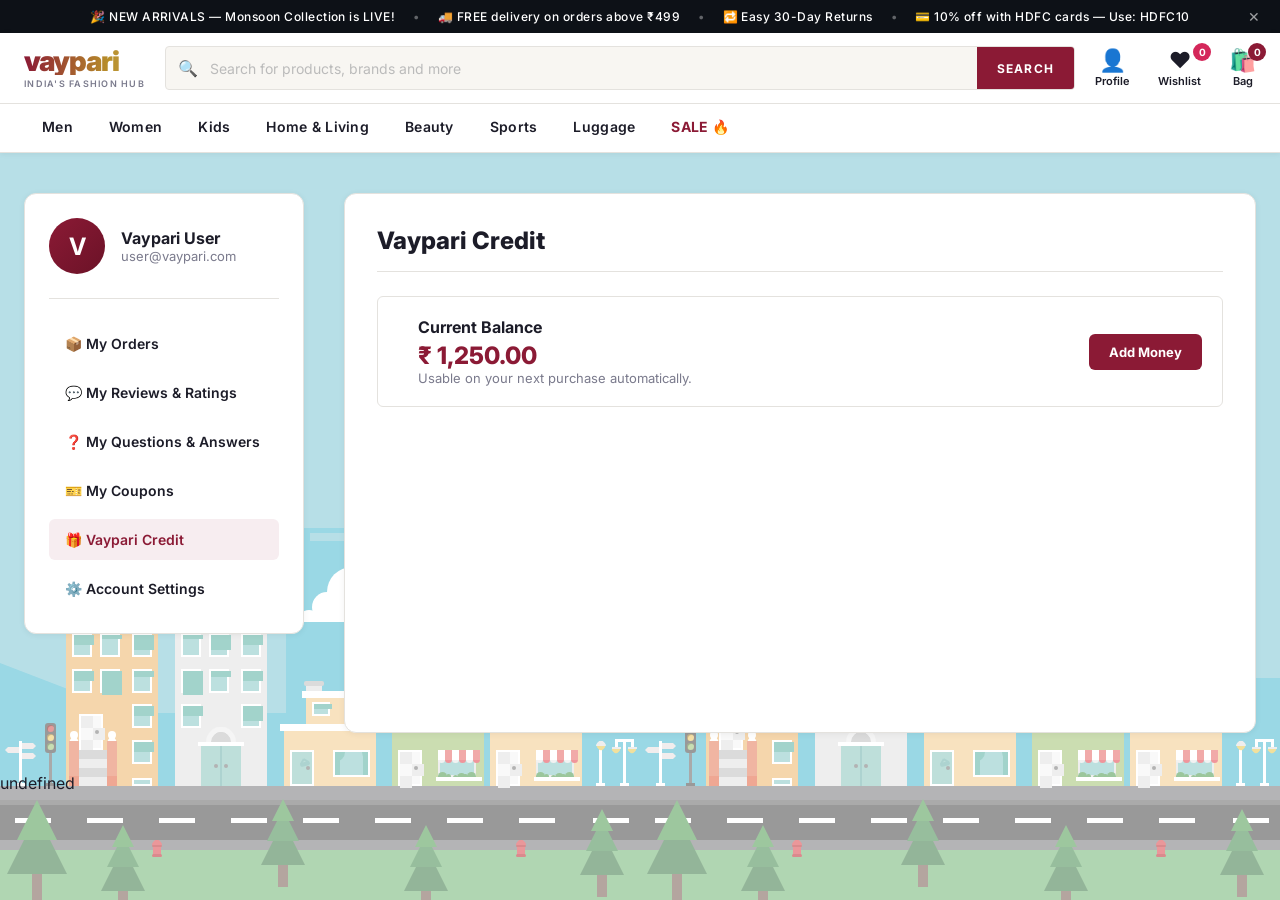
<file: credit.html>
<!doctype html>
<html lang="en">

<head>
    <meta charset="UTF-8" />
    <meta name="viewport" content="width=device-width, initial-scale=1.0" />
    <meta name="description" content="Vaypari - India's leading online fashion & lifestyle destination. Shop Men, Women, Kids, Beauty, Home & more." />
    <meta name="keywords" content="fashion, online shopping, clothing, shoes, accessories, beauty, home decor, India" />
    <meta name="author" content="Vaypari" />
    <meta name="theme-color" content="#ff3f6c" />
    <title>Vaypari Credit - Vaypari Account</title>
    <link rel="stylesheet" href="style.css" />
    <link rel="preconnect" href="https://fonts.googleapis.com" />
    <script src="script.js" defer></script>
</head>

<body>

    <!-- ==================== SMOOTH BACKGROUND (CITY SKYLINE) ==================== -->
    <div class="wrap-bg" id="smooth-bg">
        <div class="bg_area">
            <div class="bg01 clearfix"></div>
        </div>
    </div>
    <!-- ==================== PRELOADER ==================== -->
    <div id="page-loader" class="page-loader">
        <div class="loader-holder">
            <!-- 16 circles for the animation -->
            <div class="circle"></div><div class="circle"></div><div class="circle"></div><div class="circle"></div>
            <div class="circle"></div><div class="circle"></div><div class="circle"></div><div class="circle"></div>
            <div class="circle"></div><div class="circle"></div><div class="circle"></div><div class="circle"></div>
            <div class="circle"></div><div class="circle"></div><div class="circle"></div><div class="circle"></div>
        </div>
    </div>

    <!-- ==================== TOP ANNOUNCEMENT BAR ==================== -->
    <div class="announcement-bar" id="announcementBar">
        <div class="announcement-inner">
            <span class="announcement-item">🎉 NEW ARRIVALS — Monsoon Collection is LIVE!</span>
            <span class="announcement-sep">•</span>
            <span class="announcement-item">🚚 FREE delivery on orders above ₹499</span>
            <span class="announcement-sep">•</span>
            <span class="announcement-item">🔁 Easy 30-Day Returns</span>
            <span class="announcement-sep">•</span>
            <span class="announcement-item">💳 10% off with HDFC cards — Use: HDFC10</span>
        </div>
        <button class="announcement-close" id="announcementClose" aria-label="Close announcement">✕</button>
    </div>

    <!-- ==================== MAIN HEADER ==================== -->
    <header class="main-header" id="mainHeader">
        <div class="header-inner">

            <!-- Hamburger (Mobile) -->
            <button class="hamburger-menu" id="hamburger" aria-label="Open menu" type="button">
                <span></span><span></span><span></span>
            </button>

            <!-- Logo -->
            <a href="index.html" class="logo" aria-label="Vaypari Home">
                <span class="logo-text">vaypari</span>
                <span class="logo-tag">India's Fashion Hub</span>
            </a>

            <!-- Search -->
            <div class="search-wrapper search-animated">
                <span class="search-icon">🔍</span>
                <input id="searchInput" type="text" class="search-input" placeholder="Search for products, brands and more" autocomplete="off" />
                <div class="search-suggestions" id="searchSuggestions">
                    <div class="suggestion-group">
                        <p class="suggestion-label">TRENDING SEARCHES</p>
                        <a href="#" class="suggestion-item">👗 Ethnic Wear for Women</a>
                        <a href="#" class="suggestion-item">👟 Sports Shoes for Men</a>
                        <a href="#" class="suggestion-item">💄 Lipstick Collections</a>
                        <a href="#" class="suggestion-item">🛋️ Home Décor Essentials</a>
                        <a href="#" class="suggestion-item">👜 Handbags & Wallets</a>
                    </div>
                </div>
                <button type="button" class="search-btn" id="searchBtn">SEARCH</button>
            </div>

            <!-- Right Icons -->
            <nav class="header-actions" aria-label="User actions">
                <div class="action-item" id="profileDropdownTrigger">
                    <span class="action-icon">👤</span>
                    <span class="action-label">Profile</span>
                    <div class="profile-dropdown" id="profileDropdown">
                        <div class="profile-header">
                            <p>Hello!</p>
                            <p class="profile-sub">Access account & manage orders</p>
                        </div>
                        <div class="profile-links">
                            <a href="orders.html">📦 My Orders</a>
                            <a href="reviews.html">💬 My Reviews & Ratings</a>
                            <a href="qa.html">❓ My Questions & Answers</a>
                            <a href="coupons.html">🎫 My Coupons</a>
                            <a href="credit.html">🎁 Vaypari Credit</a>
                            <a href="settings.html">⚙️ Account Settings</a>
                        </div>
                        <div class="profile-footer">
                            <a href="#" class="profile-login-btn">LOGIN / SIGNUP</a>
                            <span>Seller: <a href="#">Sell on Vaypari</a></span>
                        </div>
                    </div>
                </div>
                <a href="#" class="action-item wishlist">
                    <span class="action-icon">❤️</span>
                    <span class="action-label">Wishlist</span>
                    <span class="wishlist-count" id="wishlistCount">0</span>
                </a>
                <a href="#" class="action-item cart-action">
                    <span class="action-icon">🛍️</span>
                    <span class="action-label">Bag</span>
                    <span class="cart-count" id="cartCount">0</span>
                </a>
            </nav>
        </div>

        <!-- ==================== NAVIGATION BAR ==================== -->
        <nav class="navbar" aria-label="Main navigation">
            <div class="nav-inner">
                <div class="nav-item nav-dropdown" data-cat="men">
                    <a href="#" class="nav-link">Men</a>
                    <div class="mega-dropdown">
                        <div class="mega-col">
                            <h4>Top Wear</h4>
                            <a href="#">T-Shirts</a><a href="#">Casual Shirts</a><a href="#">Formal Shirts</a>
                            <a href="#">Sweatshirts</a><a href="#">Hoodies</a><a href="#">Jackets & Coats</a>
                        </div>
                        <div class="mega-col">
                            <h4>Bottom Wear</h4>
                            <a href="#">Jeans</a><a href="#">Casual Trousers</a><a href="#">Formal Trousers</a>
                            <a href="#">Shorts</a><a href="#">Track Pants</a>
                        </div>
                        <div class="mega-col">
                            <h4>Ethnic Wear</h4>
                            <a href="#">Kurtas & Kurta Sets</a><a href="#">Sherwanis</a><a href="#">Ethnic Jackets</a>
                            <a href="#">Mundus</a><a href="#">Nehru Jackets</a>
                        </div>
                        <div class="mega-col">
                            <h4>Footwear</h4>
                            <a href="#">Casual Shoes</a><a href="#">Sports Shoes</a><a href="#">Formal Shoes</a>
                            <a href="#">Sandals & Floaters</a><a href="#">Loafers & Moccasins</a>
                        </div>
                        <div class="mega-col mega-brands">
                            <h4>Top Brands</h4>
                            <a href="#" class="brand-pill">H&M</a>
                            <a href="#" class="brand-pill">Puma</a>
                            <a href="#" class="brand-pill">Zara</a>
                            <a href="#" class="brand-pill">Nike</a>
                            <a href="#" class="brand-pill">Levi's</a>
                            <a href="#" class="brand-pill">US Polo</a>
                        </div>
                    </div>
                </div>
                <div class="nav-item nav-dropdown" data-cat="women">
                    <a href="#" class="nav-link">Women</a>
                    <div class="mega-dropdown">
                        <div class="mega-col">
                            <h4>Indian & Fusion</h4>
                            <a href="#">Kurtas & Suits</a><a href="#">Sarees</a><a href="#">Lehengas</a>
                            <a href="#">Salwar Suits</a><a href="#">Ethnic Jackets</a>
                        </div>
                        <div class="mega-col">
                            <h4>Western Wear</h4>
                            <a href="#">Dresses</a><a href="#">Tops</a><a href="#">T-Shirts</a>
                            <a href="#">Jeans</a><a href="#">Trousers & Capris</a><a href="#">Co-ords</a>
                        </div>
                        <div class="mega-col">
                            <h4>Footwear</h4>
                            <a href="#">Heels</a><a href="#">Flats</a><a href="#">Sandals</a>
                            <a href="#">Boots</a><a href="#">Sports Shoes</a>
                        </div>
                        <div class="mega-col">
                            <h4>Accessories</h4>
                            <a href="#">Handbags</a><a href="#">Jewellery</a><a href="#">Watches</a>
                            <a href="#">Sunglasses</a><a href="#">Belts</a>
                        </div>
                        <div class="mega-col mega-brands">
                            <h4>Top Brands</h4>
                            <a href="#" class="brand-pill">Libas</a>
                            <a href="#" class="brand-pill">AND</a>
                            <a href="#" class="brand-pill">W</a>
                            <a href="#" class="brand-pill">Biba</a>
                            <a href="#" class="brand-pill">Global Desi</a>
                        </div>
                    </div>
                </div>
                <div class="nav-item nav-dropdown" data-cat="kids">
                    <a href="#" class="nav-link">Kids</a>
                    <div class="mega-dropdown">
                        <div class="mega-col">
                            <h4>Boys Clothing</h4>
                            <a href="#">T-Shirts</a><a href="#">Shirts</a><a href="#">Shorts</a><a href="#">Jeans</a>
                        </div>
                        <div class="mega-col">
                            <h4>Girls Clothing</h4>
                            <a href="#">Dresses</a><a href="#">Tops</a><a href="#">Ethnic Sets</a><a href="#">Jeans</a>
                        </div>
                        <div class="mega-col">
                            <h4>Footwear & More</h4>
                            <a href="#">School Shoes</a><a href="#">Sandals</a><a href="#">Toys</a><a href="#">Baby Care</a>
                        </div>
                    </div>
                </div>
                <div class="nav-item nav-dropdown" data-cat="home">
                    <a href="#" class="nav-link">Home & Living</a>
                    <div class="mega-dropdown">
                        <div class="mega-col">
                            <h4>Bed & Bath</h4>
                            <a href="#">Bedsheets</a><a href="#">Blankets</a><a href="#">Towels</a><a href="#">Pillows</a>
                        </div>
                        <div class="mega-col">
                            <h4>Kitchen</h4>
                            <a href="#">Cookware</a><a href="#">Storage</a><a href="#">Dinnerware</a>
                        </div>
                        <div class="mega-col">
                            <h4>Décor</h4>
                            <a href="#">Wall Art</a><a href="#">Candles</a><a href="#">Vases</a><a href="#">Clocks</a>
                        </div>
                    </div>
                </div>
                <div class="nav-item nav-dropdown" data-cat="beauty">
                    <a href="#" class="nav-link">Beauty</a>
                    <div class="mega-dropdown">
                        <div class="mega-col">
                            <h4>Skincare</h4>
                            <a href="#">Face Wash</a><a href="#">Moisturiser</a><a href="#">Sunscreen</a><a href="#">Serums</a>
                        </div>
                        <div class="mega-col">
                            <h4>Makeup</h4>
                            <a href="#">Lipstick</a><a href="#">Foundation</a><a href="#">Mascara</a><a href="#">Eyeliner</a>
                        </div>
                        <div class="mega-col">
                            <h4>Haircare</h4>
                            <a href="#">Shampoo</a><a href="#">Conditioner</a><a href="#">Hair Oil</a><a href="#">Serums</a>
                        </div>
                    </div>
                </div>
                <div class="nav-item"><a href="#" class="nav-link">Sports</a></div>
                <div class="nav-item"><a href="#" class="nav-link">Luggage</a></div>
                <div class="nav-item nav-sale"><a href="#" class="nav-link">SALE 🔥</a></div>
            </div>
        </nav>
    </header>

    
    <!-- ==================== ACCOUNT LAYOUT ==================== -->
    <main class="page-content">
        <div class="account-container">
            
        <aside class="account-sidebar">
            <div class="account-user">
                <div class="account-avatar">V</div>
                <div class="account-user-info">
                    <h3>Vaypari User</h3>
                    <p>user@vaypari.com</p>
                </div>
            </div>
            <nav class="account-nav">
                <a href="orders.html" class="account-nav-item ">📦 My Orders</a>
                <a href="reviews.html" class="account-nav-item ">💬 My Reviews & Ratings</a>
                <a href="qa.html" class="account-nav-item ">❓ My Questions & Answers</a>
                <a href="coupons.html" class="account-nav-item ">🎫 My Coupons</a>
                <a href="credit.html" class="account-nav-item active">🎁 Vaypari Credit</a>
                <a href="settings.html" class="account-nav-item ">⚙️ Account Settings</a>

            </nav>
        </aside>

            <div class="account-content">
                
            <h2>Vaypari Credit</h2>
            <div class="mock-credit-card reveal-up">
                <div class="mock-details">
                    <h4>Current Balance</h4>
                    <h2 style="border: none; padding: 0; margin: 0; color: var(--brand);">₹ 1,250.00</h2>
                    <p>Usable on your next purchase automatically.</p>
                </div>
                <button class="mock-btn">Add Money</button>
            </div>
        
            </div>
        </div>
    </main>
    <footer class="main-footer">undefined
</file>
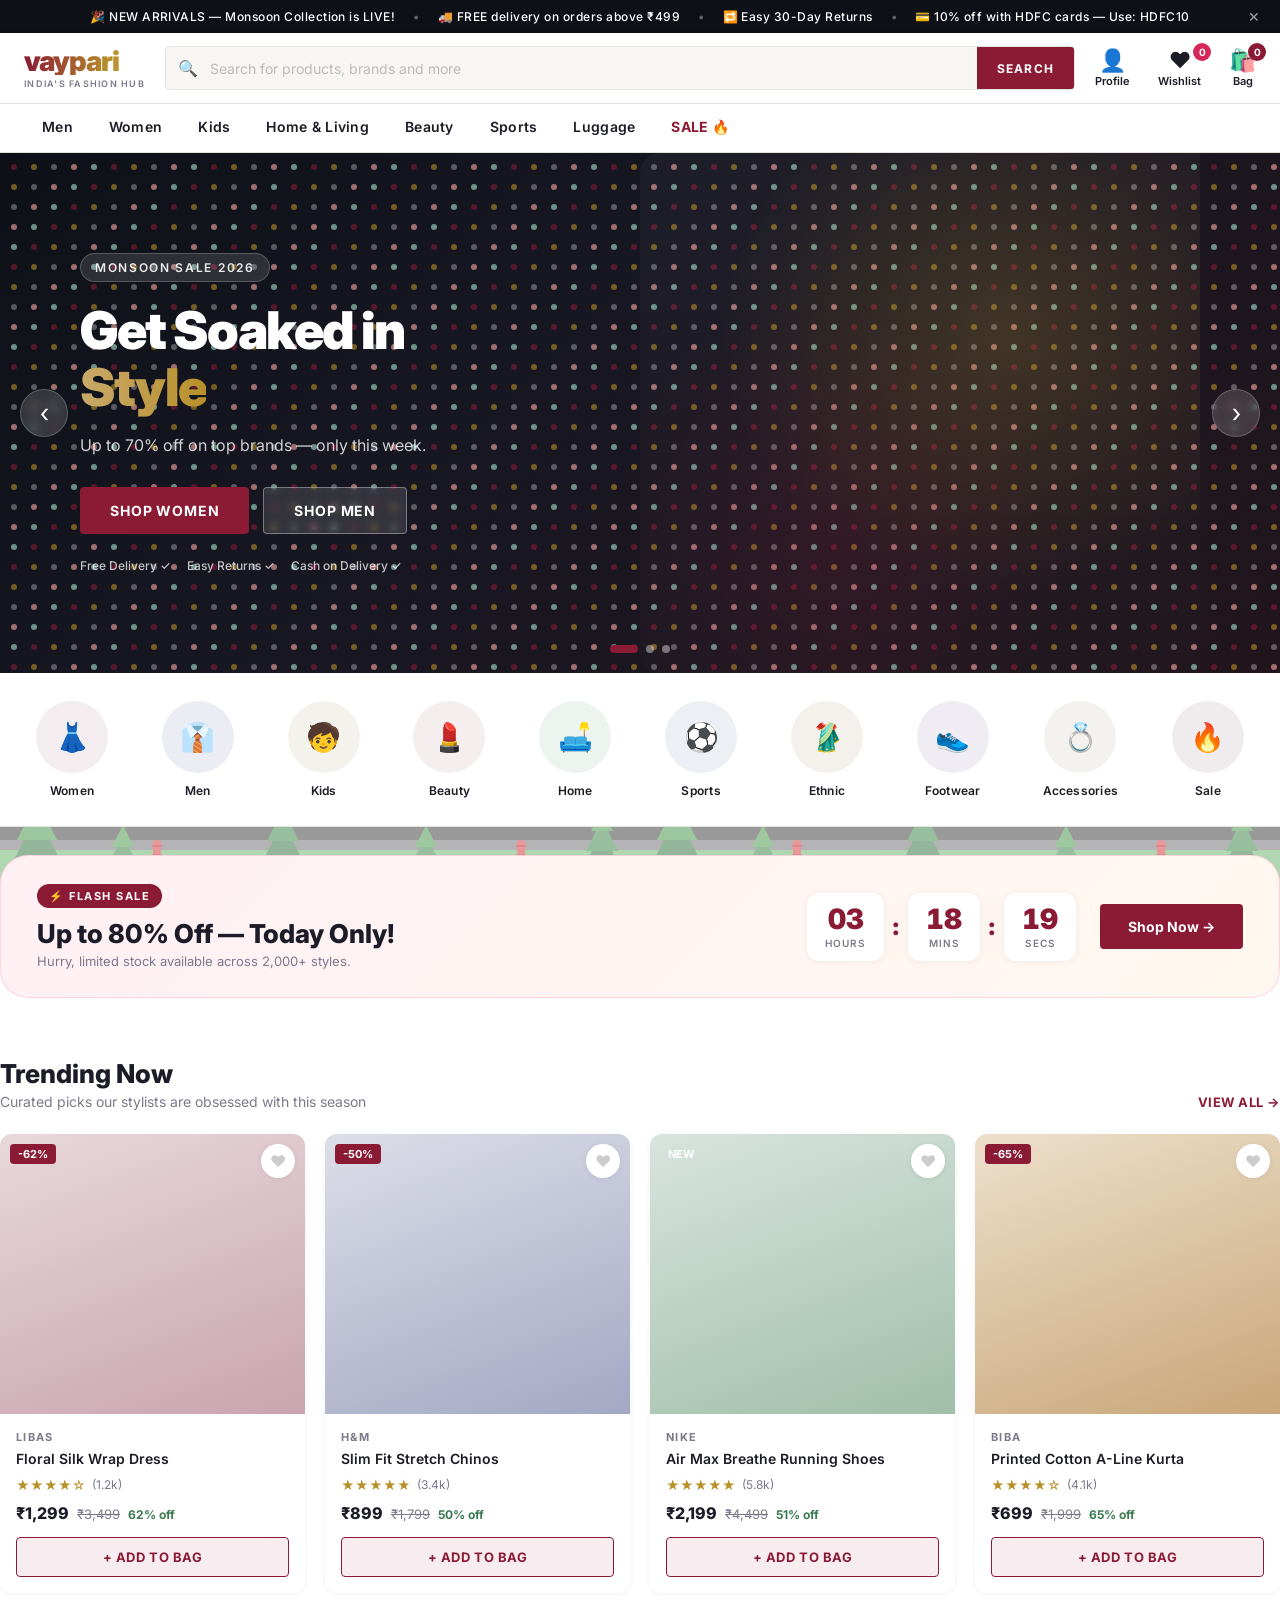
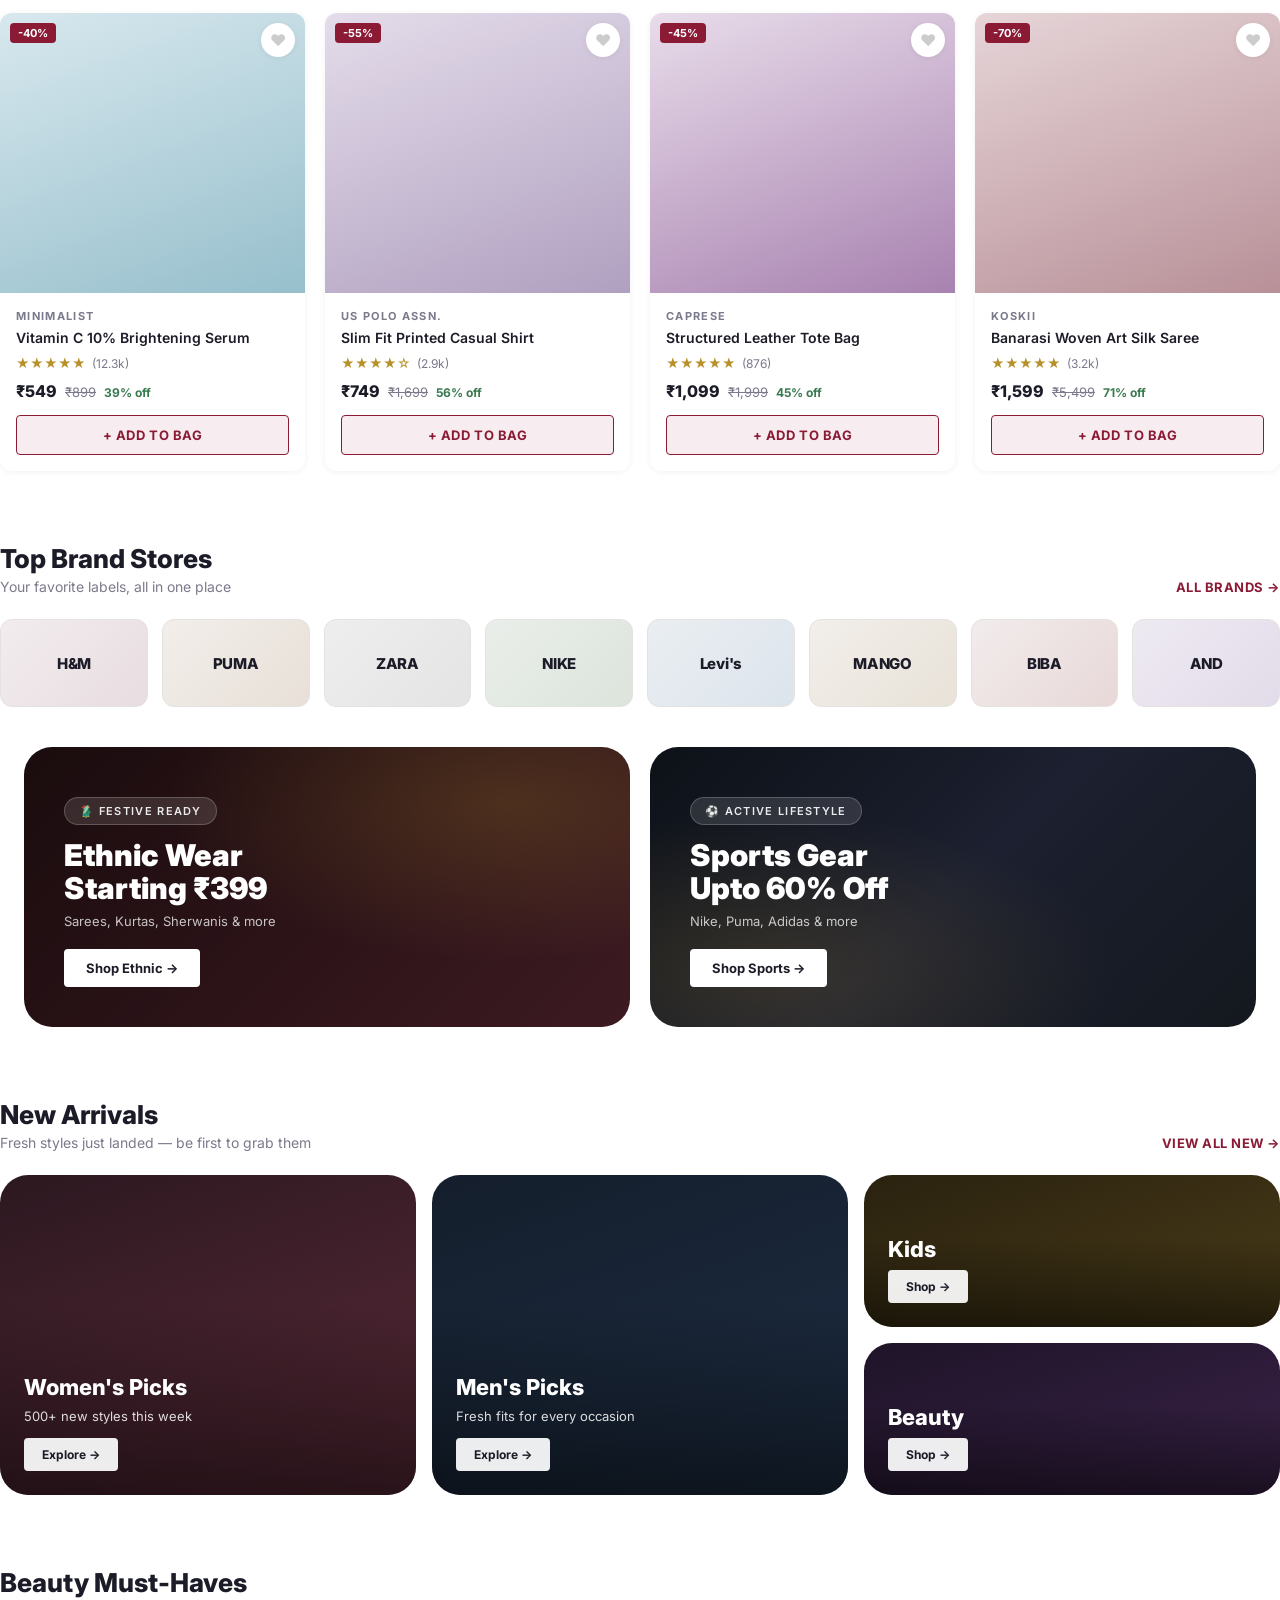
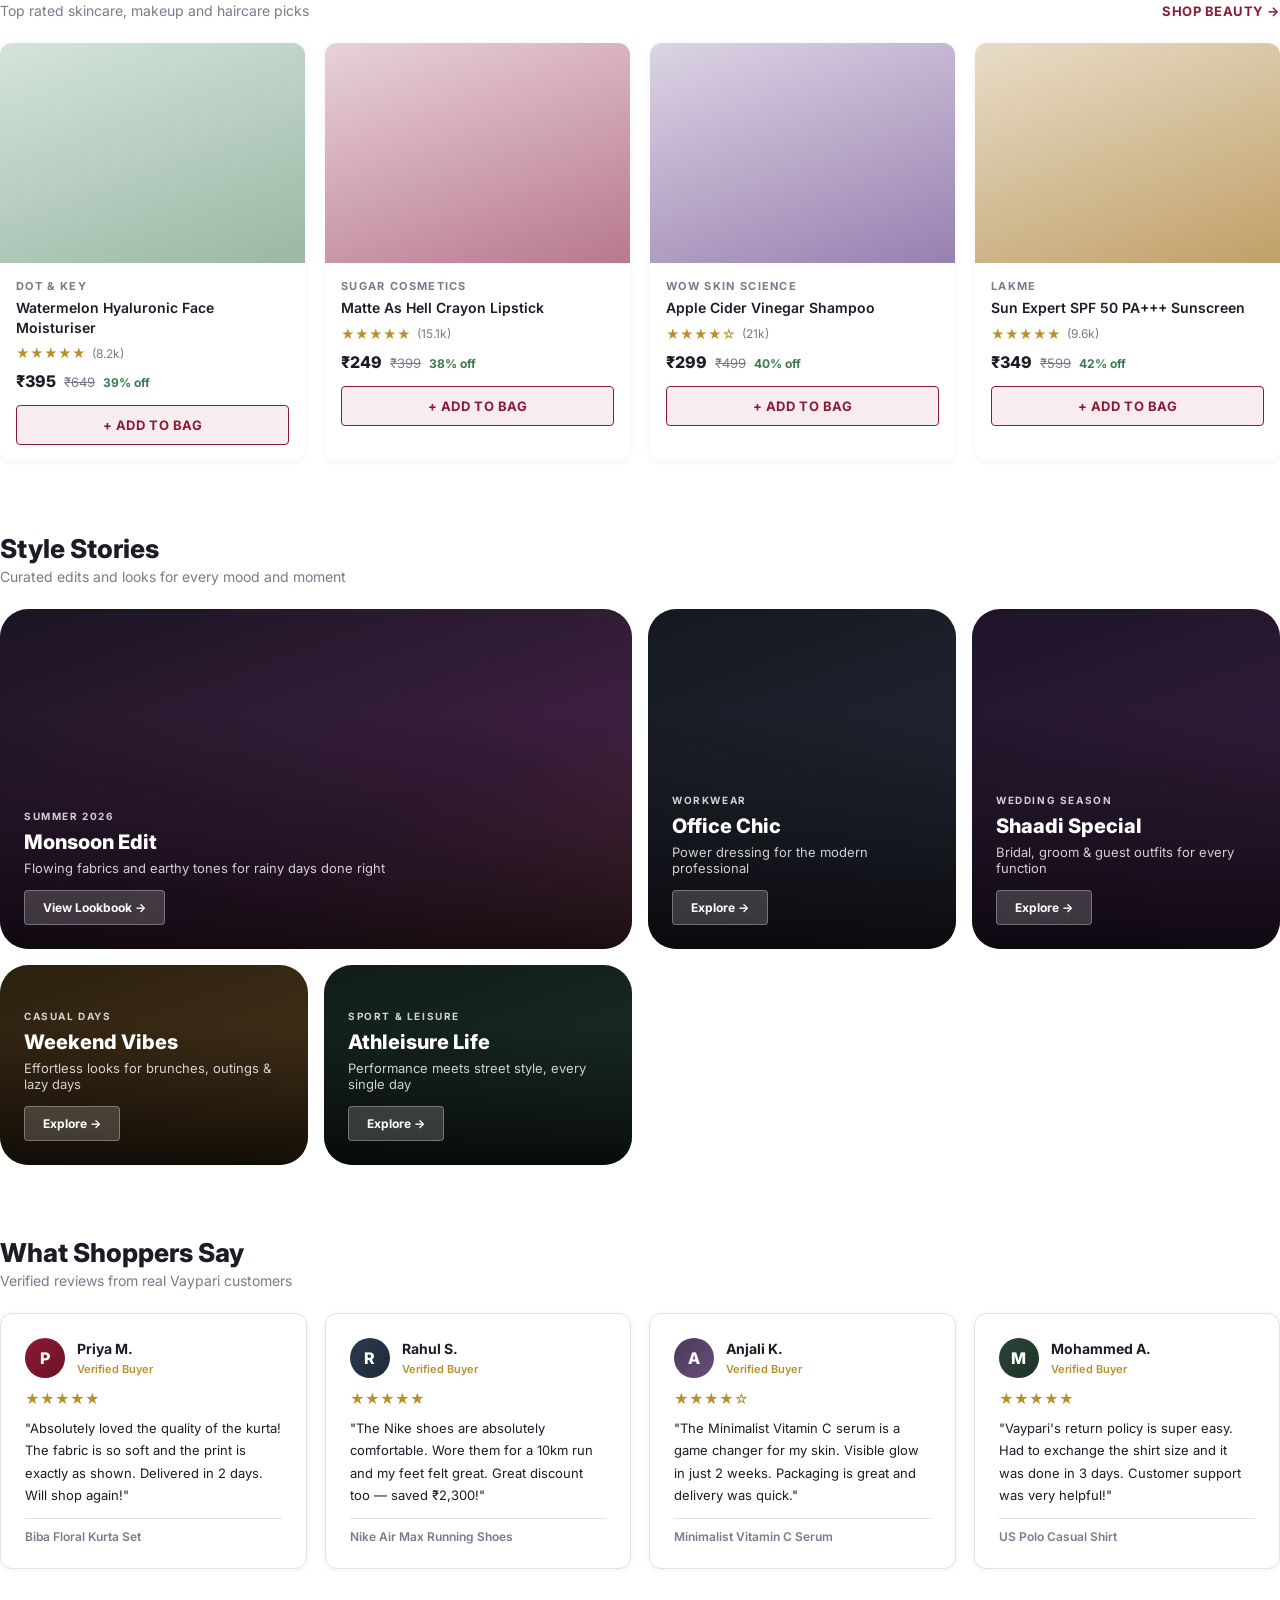
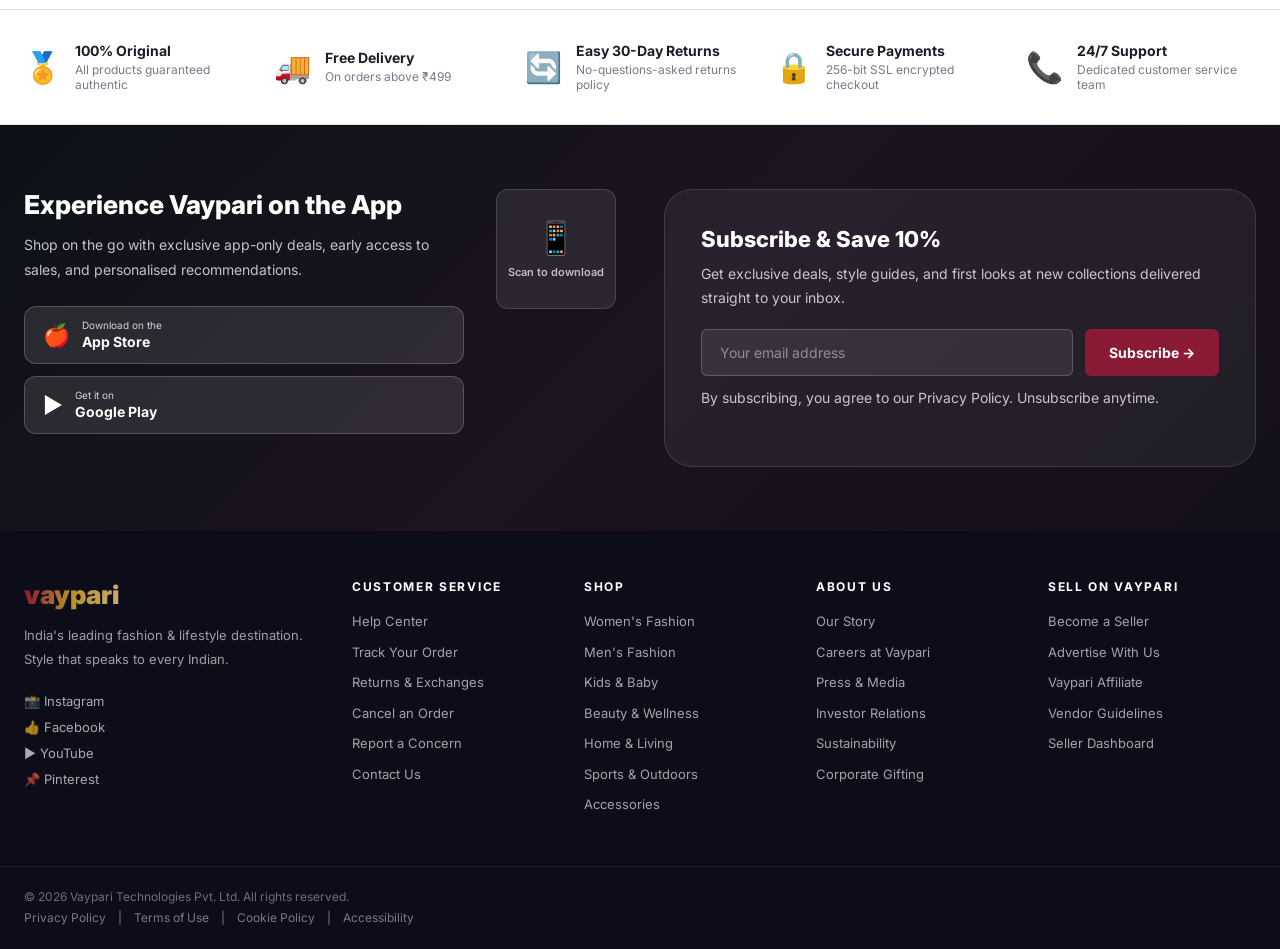
<file: Front.html>
<!doctype html>
<html lang="en">

<head>
    <meta charset="UTF-8" />
    <meta name="viewport" content="width=device-width, initial-scale=1.0" />
    <meta name="description" content="Vaypari - India's leading online fashion & lifestyle destination. Shop Men, Women, Kids, Beauty, Home & more." />
    <meta name="keywords" content="fashion, online shopping, clothing, shoes, accessories, beauty, home decor, India" />
    <meta name="author" content="Vaypari" />
    <meta name="theme-color" content="#ff3f6c" />
    <title>Vaypari - Online Shopping for Fashion & Lifestyle in India</title>
    <link rel="stylesheet" href="style.css" />
    <link rel="preconnect" href="https://fonts.googleapis.com" />
    <script src="script.js" defer></script>
</head>

<body>

    <!-- ==================== SMOOTH BACKGROUND (CITY SKYLINE) ==================== -->
    <div class="wrap-bg" id="smooth-bg">
        <div class="bg_area">
            <div class="bg01 clearfix"></div>
        </div>
    </div>
    <!-- ==================== PRELOADER ==================== -->
    <div id="page-loader" class="page-loader">
        <div class="loader-holder">
            <!-- 16 circles for the animation -->
            <div class="circle"></div><div class="circle"></div><div class="circle"></div><div class="circle"></div>
            <div class="circle"></div><div class="circle"></div><div class="circle"></div><div class="circle"></div>
            <div class="circle"></div><div class="circle"></div><div class="circle"></div><div class="circle"></div>
            <div class="circle"></div><div class="circle"></div><div class="circle"></div><div class="circle"></div>
        </div>
    </div>

    <!-- ==================== TOP ANNOUNCEMENT BAR ==================== -->
    <div class="announcement-bar" id="announcementBar">
        <div class="announcement-inner">
            <span class="announcement-item">🎉 NEW ARRIVALS — Monsoon Collection is LIVE!</span>
            <span class="announcement-sep">•</span>
            <span class="announcement-item">🚚 FREE delivery on orders above ₹499</span>
            <span class="announcement-sep">•</span>
            <span class="announcement-item">🔁 Easy 30-Day Returns</span>
            <span class="announcement-sep">•</span>
            <span class="announcement-item">💳 10% off with HDFC cards — Use: HDFC10</span>
        </div>
        <button class="announcement-close" id="announcementClose" aria-label="Close announcement">✕</button>
    </div>

    <!-- ==================== MAIN HEADER ==================== -->
    <header class="main-header" id="mainHeader">
        <div class="header-inner">

            <!-- Hamburger (Mobile) -->
            <button class="hamburger-menu" id="hamburger" aria-label="Open menu" type="button">
                <span></span><span></span><span></span>
            </button>

            <!-- Logo -->
            <a href="Front.html" class="logo" aria-label="Vaypari Home">
                <span class="logo-text">vaypari</span>
                <span class="logo-tag">India's Fashion Hub</span>
            </a>

            <!-- Search -->
            <div class="search-wrapper search-animated">
                <span class="search-icon">🔍</span>
                <input id="searchInput" type="text" class="search-input" placeholder="Search for products, brands and more" autocomplete="off" />
                <div class="search-suggestions" id="searchSuggestions">
                    <div class="suggestion-group">
                        <p class="suggestion-label">TRENDING SEARCHES</p>
                        <a href="#" class="suggestion-item">👗 Ethnic Wear for Women</a>
                        <a href="#" class="suggestion-item">👟 Sports Shoes for Men</a>
                        <a href="#" class="suggestion-item">💄 Lipstick Collections</a>
                        <a href="#" class="suggestion-item">🛋️ Home Décor Essentials</a>
                        <a href="#" class="suggestion-item">👜 Handbags & Wallets</a>
                    </div>
                </div>
                <button type="button" class="search-btn" id="searchBtn">SEARCH</button>
            </div>

            <!-- Right Icons -->
            <nav class="header-actions" aria-label="User actions">
                <div class="action-item" id="profileDropdownTrigger">
                    <span class="action-icon">👤</span>
                    <span class="action-label">Profile</span>
                    <div class="profile-dropdown" id="profileDropdown">
                        <div class="profile-header">
                            <p>Hello!</p>
                            <p class="profile-sub">Access account & manage orders</p>
                        </div>
                        <div class="profile-links">
                            <a href="orders.html">📦 My Orders</a>
                            <a href="reviews.html">💬 My Reviews & Ratings</a>
                            <a href="qa.html">❓ My Questions & Answers</a>
                            <a href="coupons.html">🎫 My Coupons</a>
                            <a href="credit.html">🎁 Vaypari Credit</a>
                            <a href="settings.html">⚙️ Account Settings</a>
                        </div>
                        <div class="profile-footer">
                            <a href="#" class="profile-login-btn">LOGIN / SIGNUP</a>
                            <span>Seller: <a href="#">Sell on Vaypari</a></span>
                        </div>
                    </div>
                </div>
                <a href="#" class="action-item wishlist">
                    <span class="action-icon">❤️</span>
                    <span class="action-label">Wishlist</span>
                    <span class="wishlist-count" id="wishlistCount">0</span>
                </a>
                <a href="#" class="action-item cart-action">
                    <span class="action-icon">🛍️</span>
                    <span class="action-label">Bag</span>
                    <span class="cart-count" id="cartCount">0</span>
                </a>
            </nav>
        </div>

        <!-- ==================== NAVIGATION BAR ==================== -->
        <nav class="navbar" aria-label="Main navigation">
            <div class="nav-inner">
                <div class="nav-item nav-dropdown" data-cat="men">
                    <a href="#" class="nav-link">Men</a>
                    <div class="mega-dropdown">
                        <div class="mega-col">
                            <h4>Top Wear</h4>
                            <a href="#">T-Shirts</a><a href="#">Casual Shirts</a><a href="#">Formal Shirts</a>
                            <a href="#">Sweatshirts</a><a href="#">Hoodies</a><a href="#">Jackets & Coats</a>
                        </div>
                        <div class="mega-col">
                            <h4>Bottom Wear</h4>
                            <a href="#">Jeans</a><a href="#">Casual Trousers</a><a href="#">Formal Trousers</a>
                            <a href="#">Shorts</a><a href="#">Track Pants</a>
                        </div>
                        <div class="mega-col">
                            <h4>Ethnic Wear</h4>
                            <a href="#">Kurtas & Kurta Sets</a><a href="#">Sherwanis</a><a href="#">Ethnic Jackets</a>
                            <a href="#">Mundus</a><a href="#">Nehru Jackets</a>
                        </div>
                        <div class="mega-col">
                            <h4>Footwear</h4>
                            <a href="#">Casual Shoes</a><a href="#">Sports Shoes</a><a href="#">Formal Shoes</a>
                            <a href="#">Sandals & Floaters</a><a href="#">Loafers & Moccasins</a>
                        </div>
                        <div class="mega-col mega-brands">
                            <h4>Top Brands</h4>
                            <a href="#" class="brand-pill">H&M</a>
                            <a href="#" class="brand-pill">Puma</a>
                            <a href="#" class="brand-pill">Zara</a>
                            <a href="#" class="brand-pill">Nike</a>
                            <a href="#" class="brand-pill">Levi's</a>
                            <a href="#" class="brand-pill">US Polo</a>
                        </div>
                    </div>
                </div>
                <div class="nav-item nav-dropdown" data-cat="women">
                    <a href="#" class="nav-link">Women</a>
                    <div class="mega-dropdown">
                        <div class="mega-col">
                            <h4>Indian & Fusion</h4>
                            <a href="#">Kurtas & Suits</a><a href="#">Sarees</a><a href="#">Lehengas</a>
                            <a href="#">Salwar Suits</a><a href="#">Ethnic Jackets</a>
                        </div>
                        <div class="mega-col">
                            <h4>Western Wear</h4>
                            <a href="#">Dresses</a><a href="#">Tops</a><a href="#">T-Shirts</a>
                            <a href="#">Jeans</a><a href="#">Trousers & Capris</a><a href="#">Co-ords</a>
                        </div>
                        <div class="mega-col">
                            <h4>Footwear</h4>
                            <a href="#">Heels</a><a href="#">Flats</a><a href="#">Sandals</a>
                            <a href="#">Boots</a><a href="#">Sports Shoes</a>
                        </div>
                        <div class="mega-col">
                            <h4>Accessories</h4>
                            <a href="#">Handbags</a><a href="#">Jewellery</a><a href="#">Watches</a>
                            <a href="#">Sunglasses</a><a href="#">Belts</a>
                        </div>
                        <div class="mega-col mega-brands">
                            <h4>Top Brands</h4>
                            <a href="#" class="brand-pill">Libas</a>
                            <a href="#" class="brand-pill">AND</a>
                            <a href="#" class="brand-pill">W</a>
                            <a href="#" class="brand-pill">Biba</a>
                            <a href="#" class="brand-pill">Global Desi</a>
                        </div>
                    </div>
                </div>
                <div class="nav-item nav-dropdown" data-cat="kids">
                    <a href="#" class="nav-link">Kids</a>
                    <div class="mega-dropdown">
                        <div class="mega-col">
                            <h4>Boys Clothing</h4>
                            <a href="#">T-Shirts</a><a href="#">Shirts</a><a href="#">Shorts</a><a href="#">Jeans</a>
                        </div>
                        <div class="mega-col">
                            <h4>Girls Clothing</h4>
                            <a href="#">Dresses</a><a href="#">Tops</a><a href="#">Ethnic Sets</a><a href="#">Jeans</a>
                        </div>
                        <div class="mega-col">
                            <h4>Footwear & More</h4>
                            <a href="#">School Shoes</a><a href="#">Sandals</a><a href="#">Toys</a><a href="#">Baby Care</a>
                        </div>
                    </div>
                </div>
                <div class="nav-item nav-dropdown" data-cat="home">
                    <a href="#" class="nav-link">Home & Living</a>
                    <div class="mega-dropdown">
                        <div class="mega-col">
                            <h4>Bed & Bath</h4>
                            <a href="#">Bedsheets</a><a href="#">Blankets</a><a href="#">Towels</a><a href="#">Pillows</a>
                        </div>
                        <div class="mega-col">
                            <h4>Kitchen</h4>
                            <a href="#">Cookware</a><a href="#">Storage</a><a href="#">Dinnerware</a>
                        </div>
                        <div class="mega-col">
                            <h4>Décor</h4>
                            <a href="#">Wall Art</a><a href="#">Candles</a><a href="#">Vases</a><a href="#">Clocks</a>
                        </div>
                    </div>
                </div>
                <div class="nav-item nav-dropdown" data-cat="beauty">
                    <a href="#" class="nav-link">Beauty</a>
                    <div class="mega-dropdown">
                        <div class="mega-col">
                            <h4>Skincare</h4>
                            <a href="#">Face Wash</a><a href="#">Moisturiser</a><a href="#">Sunscreen</a><a href="#">Serums</a>
                        </div>
                        <div class="mega-col">
                            <h4>Makeup</h4>
                            <a href="#">Lipstick</a><a href="#">Foundation</a><a href="#">Mascara</a><a href="#">Eyeliner</a>
                        </div>
                        <div class="mega-col">
                            <h4>Haircare</h4>
                            <a href="#">Shampoo</a><a href="#">Conditioner</a><a href="#">Hair Oil</a><a href="#">Serums</a>
                        </div>
                    </div>
                </div>
                <div class="nav-item"><a href="#" class="nav-link">Sports</a></div>
                <div class="nav-item"><a href="#" class="nav-link">Luggage</a></div>
                <div class="nav-item nav-sale"><a href="#" class="nav-link">SALE 🔥</a></div>
            </div>
        </nav>
    </header>

    <main class="page-content">

        <!-- ==================== HERO BANNER SLIDER ==================== -->
        <section class="hero-slider" aria-label="Featured promotions">
            <canvas id="heroCanvas"></canvas>
            <div class="slider-track" id="sliderTrack">
                <div class="slide slide-1">
                    <div class="slide-content">
                        <span class="slide-tag">MONSOON SALE 2026</span>
                        <h1>Get Soaked in <br><em>Style</em></h1>
                        <p>Up to 70% off on top brands — only this week.</p>
                        <div class="slide-ctas">
                            <a href="#" class="cta-btn cta-primary">Shop Women</a>
                            <a href="#" class="cta-btn cta-secondary">Shop Men</a>
                        </div>
                        <div class="slide-badges">
                            <span>Free Delivery ✓</span>
                            <span>Easy Returns ✓</span>
                            <span>Cash on Delivery ✓</span>
                        </div>
                    </div>
                    <div class="slide-visual slide-visual-1"></div>
                </div>
                <div class="slide slide-2">
                    <div class="slide-content">
                        <span class="slide-tag">ETHNIC EXTRAVAGANZA</span>
                        <h1>Celebrate Every <br><em>Occasion</em></h1>
                        <p>Curated ethnic collections for the modern Indian.</p>
                        <div class="slide-ctas">
                            <a href="#" class="cta-btn cta-primary">Explore Now</a>
                        </div>
                    </div>
                    <div class="slide-visual slide-visual-2"></div>
                </div>
                <div class="slide slide-3">
                    <div class="slide-content">
                        <span class="slide-tag">BEAUTY DROP</span>
                        <h1>Glow Like <br><em>Never Before</em></h1>
                        <p>New arrivals from top beauty brands at unbeatable prices.</p>
                        <div class="slide-ctas">
                            <a href="#" class="cta-btn cta-primary">Shop Beauty</a>
                        </div>
                    </div>
                    <div class="slide-visual slide-visual-3"></div>
                </div>
            </div>
            <button class="slider-btn prev" id="sliderPrev" aria-label="Previous slide">‹</button>
            <button class="slider-btn next" id="sliderNext" aria-label="Next slide">›</button>
            <div class="slider-dots" id="sliderDots">
                <button class="dot active" data-slide="0" aria-label="Slide 1"></button>
                <button class="dot" data-slide="1" aria-label="Slide 2"></button>
                <button class="dot" data-slide="2" aria-label="Slide 3"></button>
            </div>
        </section>

        <!-- ==================== CATEGORY ICON STRIP ==================== -->
        <section class="cat-strip container-fluid" aria-label="Shop by category">
            <div class="cat-strip-inner">
                <a href="#" class="cat-icon-item">
                    <div class="cat-icon-circle cat-women">👗</div>
                    <span>Women</span>
                </a>
                <a href="#" class="cat-icon-item">
                    <div class="cat-icon-circle cat-men">👔</div>
                    <span>Men</span>
                </a>
                <a href="#" class="cat-icon-item">
                    <div class="cat-icon-circle cat-kids">🧒</div>
                    <span>Kids</span>
                </a>
                <a href="#" class="cat-icon-item">
                    <div class="cat-icon-circle cat-beauty">💄</div>
                    <span>Beauty</span>
                </a>
                <a href="#" class="cat-icon-item">
                    <div class="cat-icon-circle cat-home">🛋️</div>
                    <span>Home</span>
                </a>
                <a href="#" class="cat-icon-item">
                    <div class="cat-icon-circle cat-sports">⚽</div>
                    <span>Sports</span>
                </a>
                <a href="#" class="cat-icon-item">
                    <div class="cat-icon-circle cat-ethnic">🥻</div>
                    <span>Ethnic</span>
                </a>
                <a href="#" class="cat-icon-item">
                    <div class="cat-icon-circle cat-footwear">👟</div>
                    <span>Footwear</span>
                </a>
                <a href="#" class="cat-icon-item">
                    <div class="cat-icon-circle cat-accessories">💍</div>
                    <span>Accessories</span>
                </a>
                <a href="#" class="cat-icon-item">
                    <div class="cat-icon-circle cat-sale">🔥</div>
                    <span>Sale</span>
                </a>
            </div>
        </section>

        <!-- ==================== FLASH SALE STRIP ==================== -->
        <section class="flash-sale-strip container-fluid" aria-label="Flash sale">
            <div class="flash-sale-left">
                <span class="flash-tag">⚡ FLASH SALE</span>
                <h2>Up to 80% Off — Today Only!</h2>
                <p>Hurry, limited stock available across 2,000+ styles.</p>
            </div>
            <div class="flash-sale-timer">
                <div class="timer-block"><span id="timerH">03</span><em>Hours</em></div>
                <span class="timer-colon">:</span>
                <div class="timer-block"><span id="timerM">18</span><em>Mins</em></div>
                <span class="timer-colon">:</span>
                <div class="timer-block"><span id="timerS">22</span><em>Secs</em></div>
            </div>
            <a href="#" class="flash-cta">Shop Now →</a>
        </section>

        <!-- ==================== TRENDING NOW — PRODUCT GRID ==================== -->
        <section class="section-block container-fluid" aria-labelledby="trending-heading">
            <div class="section-header">
                <div>
                    <h2 id="trending-heading">Trending Now</h2>
                    <p>Curated picks our stylists are obsessed with this season</p>
                </div>
                <a href="#" class="view-all-link">View All →</a>
            </div>
            <div class="product-grid" id="trendingGrid">

                <article class="product-card" data-product="Silk Wrap Dress" data-price="₹1,299">
                    <div class="product-img-wrap">
                        <div class="product-img img-fashion-1"></div>
                        <button class="wishlist-btn" aria-label="Add to wishlist" data-index="0">❤</button>
                        <span class="discount-badge">-62%</span>
                        <div class="quick-view">Quick View</div>
                    </div>
                    <div class="product-info">
                        <span class="brand-name">Libas</span>
                        <h3 class="product-name">Floral Silk Wrap Dress</h3>
                        <div class="product-rating">
                            <span class="stars">★★★★☆</span>
                            <span class="rating-count">(1.2k)</span>
                        </div>
                        <div class="product-pricing">
                            <span class="current-price">₹1,299</span>
                            <span class="original-price">₹3,499</span>
                            <span class="off-label">62% off</span>
                        </div>
                        <button class="add-to-bag-btn add-button" data-product="Floral Silk Wrap Dress">+ Add to Bag</button>
                    </div>
                </article>

                <article class="product-card" data-product="Men Slim Fit Chinos" data-price="₹899">
                    <div class="product-img-wrap">
                        <div class="product-img img-fashion-2"></div>
                        <button class="wishlist-btn" aria-label="Add to wishlist" data-index="1">❤</button>
                        <span class="discount-badge">-50%</span>
                        <div class="quick-view">Quick View</div>
                    </div>
                    <div class="product-info">
                        <span class="brand-name">H&M</span>
                        <h3 class="product-name">Slim Fit Stretch Chinos</h3>
                        <div class="product-rating">
                            <span class="stars">★★★★★</span>
                            <span class="rating-count">(3.4k)</span>
                        </div>
                        <div class="product-pricing">
                            <span class="current-price">₹899</span>
                            <span class="original-price">₹1,799</span>
                            <span class="off-label">50% off</span>
                        </div>
                        <button class="add-to-bag-btn add-button" data-product="Slim Fit Stretch Chinos">+ Add to Bag</button>
                    </div>
                </article>

                <article class="product-card" data-product="Sports Shoes" data-price="₹2,199">
                    <div class="product-img-wrap">
                        <div class="product-img img-fashion-3"></div>
                        <button class="wishlist-btn" aria-label="Add to wishlist" data-index="2">❤</button>
                        <span class="discount-badge new-badge">NEW</span>
                        <div class="quick-view">Quick View</div>
                    </div>
                    <div class="product-info">
                        <span class="brand-name">Nike</span>
                        <h3 class="product-name">Air Max Breathe Running Shoes</h3>
                        <div class="product-rating">
                            <span class="stars">★★★★★</span>
                            <span class="rating-count">(5.8k)</span>
                        </div>
                        <div class="product-pricing">
                            <span class="current-price">₹2,199</span>
                            <span class="original-price">₹4,499</span>
                            <span class="off-label">51% off</span>
                        </div>
                        <button class="add-to-bag-btn add-button" data-product="Air Max Breathe Running Shoes">+ Add to Bag</button>
                    </div>
                </article>

                <article class="product-card" data-product="Kurti Set" data-price="₹699">
                    <div class="product-img-wrap">
                        <div class="product-img img-fashion-4"></div>
                        <button class="wishlist-btn" aria-label="Add to wishlist" data-index="3">❤</button>
                        <span class="discount-badge">-65%</span>
                        <div class="quick-view">Quick View</div>
                    </div>
                    <div class="product-info">
                        <span class="brand-name">Biba</span>
                        <h3 class="product-name">Printed Cotton A-Line Kurta</h3>
                        <div class="product-rating">
                            <span class="stars">★★★★☆</span>
                            <span class="rating-count">(4.1k)</span>
                        </div>
                        <div class="product-pricing">
                            <span class="current-price">₹699</span>
                            <span class="original-price">₹1,999</span>
                            <span class="off-label">65% off</span>
                        </div>
                        <button class="add-to-bag-btn add-button" data-product="Printed Cotton A-Line Kurta">+ Add to Bag</button>
                    </div>
                </article>

                <article class="product-card" data-product="Face Serum" data-price="₹549">
                    <div class="product-img-wrap">
                        <div class="product-img img-beauty-1"></div>
                        <button class="wishlist-btn" aria-label="Add to wishlist" data-index="4">❤</button>
                        <span class="discount-badge">-40%</span>
                        <div class="quick-view">Quick View</div>
                    </div>
                    <div class="product-info">
                        <span class="brand-name">Minimalist</span>
                        <h3 class="product-name">Vitamin C 10% Brightening Serum</h3>
                        <div class="product-rating">
                            <span class="stars">★★★★★</span>
                            <span class="rating-count">(12.3k)</span>
                        </div>
                        <div class="product-pricing">
                            <span class="current-price">₹549</span>
                            <span class="original-price">₹899</span>
                            <span class="off-label">39% off</span>
                        </div>
                        <button class="add-to-bag-btn add-button" data-product="Vitamin C 10% Brightening Serum">+ Add to Bag</button>
                    </div>
                </article>

                <article class="product-card" data-product="Casual Shirt" data-price="₹749">
                    <div class="product-img-wrap">
                        <div class="product-img img-fashion-5"></div>
                        <button class="wishlist-btn" aria-label="Add to wishlist" data-index="5">❤</button>
                        <span class="discount-badge">-55%</span>
                        <div class="quick-view">Quick View</div>
                    </div>
                    <div class="product-info">
                        <span class="brand-name">US Polo Assn.</span>
                        <h3 class="product-name">Slim Fit Printed Casual Shirt</h3>
                        <div class="product-rating">
                            <span class="stars">★★★★☆</span>
                            <span class="rating-count">(2.9k)</span>
                        </div>
                        <div class="product-pricing">
                            <span class="current-price">₹749</span>
                            <span class="original-price">₹1,699</span>
                            <span class="off-label">56% off</span>
                        </div>
                        <button class="add-to-bag-btn add-button" data-product="Slim Fit Printed Casual Shirt">+ Add to Bag</button>
                    </div>
                </article>

                <article class="product-card" data-product="Tote Bag" data-price="₹1,099">
                    <div class="product-img-wrap">
                        <div class="product-img img-accessory-1"></div>
                        <button class="wishlist-btn" aria-label="Add to wishlist" data-index="6">❤</button>
                        <span class="discount-badge">-45%</span>
                        <div class="quick-view">Quick View</div>
                    </div>
                    <div class="product-info">
                        <span class="brand-name">Caprese</span>
                        <h3 class="product-name">Structured Leather Tote Bag</h3>
                        <div class="product-rating">
                            <span class="stars">★★★★★</span>
                            <span class="rating-count">(876)</span>
                        </div>
                        <div class="product-pricing">
                            <span class="current-price">₹1,099</span>
                            <span class="original-price">₹1,999</span>
                            <span class="off-label">45% off</span>
                        </div>
                        <button class="add-to-bag-btn add-button" data-product="Structured Leather Tote Bag">+ Add to Bag</button>
                    </div>
                </article>

                <article class="product-card" data-product="Saree" data-price="₹1,599">
                    <div class="product-img-wrap">
                        <div class="product-img img-fashion-6"></div>
                        <button class="wishlist-btn" aria-label="Add to wishlist" data-index="7">❤</button>
                        <span class="discount-badge">-70%</span>
                        <div class="quick-view">Quick View</div>
                    </div>
                    <div class="product-info">
                        <span class="brand-name">Koskii</span>
                        <h3 class="product-name">Banarasi Woven Art Silk Saree</h3>
                        <div class="product-rating">
                            <span class="stars">★★★★★</span>
                            <span class="rating-count">(3.2k)</span>
                        </div>
                        <div class="product-pricing">
                            <span class="current-price">₹1,599</span>
                            <span class="original-price">₹5,499</span>
                            <span class="off-label">71% off</span>
                        </div>
                        <button class="add-to-bag-btn add-button" data-product="Banarasi Woven Art Silk Saree">+ Add to Bag</button>
                    </div>
                </article>

            </div>
        </section>

        <!-- ==================== BRAND SPOTLIGHT ==================== -->
        <section class="section-block container-fluid brand-section" aria-labelledby="brand-heading">
            <div class="section-header">
                <div>
                    <h2 id="brand-heading">Top Brand Stores</h2>
                    <p>Your favorite labels, all in one place</p>
                </div>
                <a href="#" class="view-all-link">All Brands →</a>
            </div>
            <div class="brand-grid">
                <a href="#" class="brand-card brand-hm"><span>H&M</span></a>
                <a href="#" class="brand-card brand-puma"><span>PUMA</span></a>
                <a href="#" class="brand-card brand-zara"><span>ZARA</span></a>
                <a href="#" class="brand-card brand-nike"><span>NIKE</span></a>
                <a href="#" class="brand-card brand-levis"><span>Levi's</span></a>
                <a href="#" class="brand-card brand-mango"><span>MANGO</span></a>
                <a href="#" class="brand-card brand-biba"><span>BIBA</span></a>
                <a href="#" class="brand-card brand-and"><span>AND</span></a>
            </div>
        </section>

        <!-- ==================== PROMO BANNER PAIR ==================== -->
        <section class="promo-pair container-fluid" aria-label="Promotional banners">
            <div class="promo-card promo-ethnic">
                <div class="promo-text">
                    <span class="promo-tag">🥻 Festive Ready</span>
                    <h3>Ethnic Wear <br>Starting ₹399</h3>
                    <p>Sarees, Kurtas, Sherwanis & more</p>
                    <a href="#" class="promo-btn">Shop Ethnic →</a>
                </div>
            </div>
            <div class="promo-card promo-sport">
                <div class="promo-text">
                    <span class="promo-tag">⚽ Active Lifestyle</span>
                    <h3>Sports Gear <br>Upto 60% Off</h3>
                    <p>Nike, Puma, Adidas & more</p>
                    <a href="#" class="promo-btn">Shop Sports →</a>
                </div>
            </div>
        </section>

        <!-- ==================== NEW ARRIVALS ==================== -->
        <section class="section-block container-fluid" aria-labelledby="new-arrivals-heading">
            <div class="section-header">
                <div>
                    <h2 id="new-arrivals-heading">New Arrivals</h2>
                    <p>Fresh styles just landed — be first to grab them</p>
                </div>
                <a href="#" class="view-all-link">View All New →</a>
            </div>
            <div class="arrivals-grid">
                <div class="arrival-banner arrival-women">
                    <div class="arrival-overlay">
                        <h3>Women's Picks</h3>
                        <p>500+ new styles this week</p>
                        <a href="#" class="arrival-btn">Explore →</a>
                    </div>
                </div>
                <div class="arrival-banner arrival-men">
                    <div class="arrival-overlay">
                        <h3>Men's Picks</h3>
                        <p>Fresh fits for every occasion</p>
                        <a href="#" class="arrival-btn">Explore →</a>
                    </div>
                </div>
                <div class="arrival-small-grid">
                    <div class="arrival-banner arrival-kids">
                        <div class="arrival-overlay">
                            <h3>Kids</h3>
                            <a href="#" class="arrival-btn">Shop →</a>
                        </div>
                    </div>
                    <div class="arrival-banner arrival-beauty">
                        <div class="arrival-overlay">
                            <h3>Beauty</h3>
                            <a href="#" class="arrival-btn">Shop →</a>
                        </div>
                    </div>
                </div>
            </div>
        </section>

        <!-- ==================== BEAUTY & SKINCARE ==================== -->
        <section class="section-block container-fluid" aria-labelledby="beauty-heading">
            <div class="section-header">
                <div>
                    <h2 id="beauty-heading">Beauty Must-Haves</h2>
                    <p>Top rated skincare, makeup and haircare picks</p>
                </div>
                <a href="#" class="view-all-link">Shop Beauty →</a>
            </div>
            <div class="beauty-row">
                <article class="beauty-card">
                    <div class="beauty-img beauty-img-1"></div>
                    <div class="beauty-info">
                        <span class="brand-name">Dot & Key</span>
                        <h3>Watermelon Hyaluronic Face Moisturiser</h3>
                        <div class="product-rating"><span class="stars">★★★★★</span><span class="rating-count">(8.2k)</span></div>
                        <div class="product-pricing">
                            <span class="current-price">₹395</span>
                            <span class="original-price">₹649</span>
                            <span class="off-label">39% off</span>
                        </div>
                        <button class="add-to-bag-btn add-button" data-product="Watermelon Hyaluronic Moisturiser">+ Add to Bag</button>
                    </div>
                </article>
                <article class="beauty-card">
                    <div class="beauty-img beauty-img-2"></div>
                    <div class="beauty-info">
                        <span class="brand-name">Sugar Cosmetics</span>
                        <h3>Matte As Hell Crayon Lipstick</h3>
                        <div class="product-rating"><span class="stars">★★★★★</span><span class="rating-count">(15.1k)</span></div>
                        <div class="product-pricing">
                            <span class="current-price">₹249</span>
                            <span class="original-price">₹399</span>
                            <span class="off-label">38% off</span>
                        </div>
                        <button class="add-to-bag-btn add-button" data-product="Matte As Hell Lipstick">+ Add to Bag</button>
                    </div>
                </article>
                <article class="beauty-card">
                    <div class="beauty-img beauty-img-3"></div>
                    <div class="beauty-info">
                        <span class="brand-name">WOW Skin Science</span>
                        <h3>Apple Cider Vinegar Shampoo</h3>
                        <div class="product-rating"><span class="stars">★★★★☆</span><span class="rating-count">(21k)</span></div>
                        <div class="product-pricing">
                            <span class="current-price">₹299</span>
                            <span class="original-price">₹499</span>
                            <span class="off-label">40% off</span>
                        </div>
                        <button class="add-to-bag-btn add-button" data-product="Apple Cider Vinegar Shampoo">+ Add to Bag</button>
                    </div>
                </article>
                <article class="beauty-card">
                    <div class="beauty-img beauty-img-4"></div>
                    <div class="beauty-info">
                        <span class="brand-name">Lakme</span>
                        <h3>Sun Expert SPF 50 PA+++ Sunscreen</h3>
                        <div class="product-rating"><span class="stars">★★★★★</span><span class="rating-count">(9.6k)</span></div>
                        <div class="product-pricing">
                            <span class="current-price">₹349</span>
                            <span class="original-price">₹599</span>
                            <span class="off-label">42% off</span>
                        </div>
                        <button class="add-to-bag-btn add-button" data-product="Lakme Sun Expert Sunscreen">+ Add to Bag</button>
                    </div>
                </article>
            </div>
        </section>

        <!-- ==================== LOOKBOOK / EDITORIAL ==================== -->
        <section class="section-block container-fluid lookbook-section" aria-labelledby="lookbook-heading">
            <div class="section-header">
                <div>
                    <h2 id="lookbook-heading">Style Stories</h2>
                    <p>Curated edits and looks for every mood and moment</p>
                </div>
            </div>
            <div class="lookbook-grid">
                <article class="lookbook-card lookbook-large">
                    <div class="lookbook-img lb-monsoon"></div>
                    <div class="lookbook-overlay">
                        <span class="lb-tag">SUMMER 2026</span>
                        <h3>Monsoon Edit</h3>
                        <p>Flowing fabrics and earthy tones for rainy days done right</p>
                        <a href="#" class="lb-btn">View Lookbook →</a>
                    </div>
                </article>
                <article class="lookbook-card">
                    <div class="lookbook-img lb-office"></div>
                    <div class="lookbook-overlay">
                        <span class="lb-tag">WORKWEAR</span>
                        <h3>Office Chic</h3>
                        <p>Power dressing for the modern professional</p>
                        <a href="#" class="lb-btn">Explore →</a>
                    </div>
                </article>
                <article class="lookbook-card">
                    <div class="lookbook-img lb-wedding"></div>
                    <div class="lookbook-overlay">
                        <span class="lb-tag">WEDDING SEASON</span>
                        <h3>Shaadi Special</h3>
                        <p>Bridal, groom & guest outfits for every function</p>
                        <a href="#" class="lb-btn">Explore →</a>
                    </div>
                </article>
                <article class="lookbook-card">
                    <div class="lookbook-img lb-casual"></div>
                    <div class="lookbook-overlay">
                        <span class="lb-tag">CASUAL DAYS</span>
                        <h3>Weekend Vibes</h3>
                        <p>Effortless looks for brunches, outings & lazy days</p>
                        <a href="#" class="lb-btn">Explore →</a>
                    </div>
                </article>
                <article class="lookbook-card">
                    <div class="lookbook-img lb-athleisure"></div>
                    <div class="lookbook-overlay">
                        <span class="lb-tag">SPORT & LEISURE</span>
                        <h3>Athleisure Life</h3>
                        <p>Performance meets street style, every single day</p>
                        <a href="#" class="lb-btn">Explore →</a>
                    </div>
                </article>
            </div>
        </section>

        <!-- ==================== CUSTOMER REVIEWS ==================== -->
        <section class="section-block container-fluid reviews-section" aria-labelledby="reviews-heading">
            <div class="section-header">
                <div>
                    <h2 id="reviews-heading">What Shoppers Say</h2>
                    <p>Verified reviews from real Vaypari customers</p>
                </div>
            </div>
            <div class="reviews-grid">
                <div class="review-card">
                    <div class="reviewer-info">
                        <div class="reviewer-avatar rv1">P</div>
                        <div>
                            <strong>Priya M.</strong>
                            <span class="reviewer-badge">Verified Buyer</span>
                        </div>
                    </div>
                    <div class="review-stars">★★★★★</div>
                    <p class="review-text">"Absolutely loved the quality of the kurta! The fabric is so soft and the print is exactly as shown. Delivered in 2 days. Will shop again!"</p>
                    <span class="review-product">Biba Floral Kurta Set</span>
                </div>
                <div class="review-card">
                    <div class="reviewer-info">
                        <div class="reviewer-avatar rv2">R</div>
                        <div>
                            <strong>Rahul S.</strong>
                            <span class="reviewer-badge">Verified Buyer</span>
                        </div>
                    </div>
                    <div class="review-stars">★★★★★</div>
                    <p class="review-text">"The Nike shoes are absolutely comfortable. Wore them for a 10km run and my feet felt great. Great discount too — saved ₹2,300!"</p>
                    <span class="review-product">Nike Air Max Running Shoes</span>
                </div>
                <div class="review-card">
                    <div class="reviewer-info">
                        <div class="reviewer-avatar rv3">A</div>
                        <div>
                            <strong>Anjali K.</strong>
                            <span class="reviewer-badge">Verified Buyer</span>
                        </div>
                    </div>
                    <div class="review-stars">★★★★☆</div>
                    <p class="review-text">"The Minimalist Vitamin C serum is a game changer for my skin. Visible glow in just 2 weeks. Packaging is great and delivery was quick."</p>
                    <span class="review-product">Minimalist Vitamin C Serum</span>
                </div>
                <div class="review-card">
                    <div class="reviewer-info">
                        <div class="reviewer-avatar rv4">M</div>
                        <div>
                            <strong>Mohammed A.</strong>
                            <span class="reviewer-badge">Verified Buyer</span>
                        </div>
                    </div>
                    <div class="review-stars">★★★★★</div>
                    <p class="review-text">"Vaypari's return policy is super easy. Had to exchange the shirt size and it was done in 3 days. Customer support was very helpful!"</p>
                    <span class="review-product">US Polo Casual Shirt</span>
                </div>
            </div>
        </section>

        <!-- ==================== TRUST BADGES ==================== -->
        <section class="trust-strip container-fluid" aria-label="Trust indicators">
            <div class="trust-item">
                <span class="trust-emoji">🏅</span>
                <div>
                    <strong>100% Original</strong>
                    <p>All products guaranteed authentic</p>
                </div>
            </div>
            <div class="trust-item">
                <span class="trust-emoji">🚚</span>
                <div>
                    <strong>Free Delivery</strong>
                    <p>On orders above ₹499</p>
                </div>
            </div>
            <div class="trust-item">
                <span class="trust-emoji">🔄</span>
                <div>
                    <strong>Easy 30-Day Returns</strong>
                    <p>No-questions-asked returns policy</p>
                </div>
            </div>
            <div class="trust-item">
                <span class="trust-emoji">🔒</span>
                <div>
                    <strong>Secure Payments</strong>
                    <p>256-bit SSL encrypted checkout</p>
                </div>
            </div>
            <div class="trust-item">
                <span class="trust-emoji">📞</span>
                <div>
                    <strong>24/7 Support</strong>
                    <p>Dedicated customer service team</p>
                </div>
            </div>
        </section>

        <!-- ==================== APP DOWNLOAD & NEWSLETTER ==================== -->
        <section class="app-newsletter-section" aria-label="App download and newsletter">
            <div class="app-block container-fluid">
                <div class="app-download">
                    <div class="app-copy">
                        <h3>Experience Vaypari on the App</h3>
                        <p>Shop on the go with exclusive app-only deals, early access to sales, and personalised recommendations.</p>
                        <div class="app-store-btns">
                            <a href="#" class="app-store-btn">
                                <span>🍎</span>
                                <div><small>Download on the</small><strong>App Store</strong></div>
                            </a>
                            <a href="#" class="app-store-btn">
                                <span>▶</span>
                                <div><small>Get it on</small><strong>Google Play</strong></div>
                            </a>
                        </div>
                    </div>
                    <div class="app-qr">
                        <div class="qr-placeholder">
                            <span>📱</span>
                            <p>Scan to download</p>
                        </div>
                    </div>
                </div>
                <div class="newsletter-block">
                    <h3>Subscribe & Save 10%</h3>
                    <p>Get exclusive deals, style guides, and first looks at new collections delivered straight to your inbox.</p>
                    <form class="newsletter-form" id="newsletterForm" action="#" novalidate>
                        <input type="email" id="newsletterEmail" placeholder="Your email address" aria-label="Email address" required />
                        <button type="submit">Subscribe →</button>
                    </form>
                    <p class="newsletter-disclaimer">By subscribing, you agree to our Privacy Policy. Unsubscribe anytime.</p>
                </div>
            </div>
        </section>

        <!-- ==================== FOOTER MAIN ==================== -->
        <footer class="footer-main" aria-label="Site footer">
            <div class="footer-top container-fluid">
                <div class="footer-brand-col">
                    <a href="#" class="footer-logo">vaypari</a>
                    <p class="footer-brand-desc">India's leading fashion & lifestyle destination. Style that speaks to every Indian.</p>
                    <div class="footer-social">
                        <a href="#" class="social-link" aria-label="Instagram">📸 Instagram</a>
                        <a href="#" class="social-link" aria-label="Facebook">👍 Facebook</a>
                        <a href="#" class="social-link" aria-label="YouTube">▶ YouTube</a>
                        <a href="#" class="social-link" aria-label="Pinterest">📌 Pinterest</a>
                    </div>
                </div>
                <div class="footer-links-grid">
                    <div class="footer-col">
                        <h4>Customer Service</h4>
                        <a href="#">Help Center</a>
                        <a href="#">Track Your Order</a>
                        <a href="#">Returns & Exchanges</a>
                        <a href="#">Cancel an Order</a>
                        <a href="#">Report a Concern</a>
                        <a href="#">Contact Us</a>
                    </div>
                    <div class="footer-col">
                        <h4>Shop</h4>
                        <a href="#">Women's Fashion</a>
                        <a href="#">Men's Fashion</a>
                        <a href="#">Kids & Baby</a>
                        <a href="#">Beauty & Wellness</a>
                        <a href="#">Home & Living</a>
                        <a href="#">Sports & Outdoors</a>
                        <a href="#">Accessories</a>
                    </div>
                    <div class="footer-col">
                        <h4>About Us</h4>
                        <a href="#">Our Story</a>
                        <a href="#">Careers at Vaypari</a>
                        <a href="#">Press & Media</a>
                        <a href="#">Investor Relations</a>
                        <a href="#">Sustainability</a>
                        <a href="#">Corporate Gifting</a>
                    </div>
                    <div class="footer-col">
                        <h4>Sell on Vaypari</h4>
                        <a href="#">Become a Seller</a>
                        <a href="#">Advertise With Us</a>
                        <a href="#">Vaypari Affiliate</a>
                        <a href="#">Vendor Guidelines</a>
                        <a href="#">Seller Dashboard</a>
                    </div>
                </div>
            </div>

            <!-- Footer Bottom -->
            <div class="footer-bottom container-fluid">
                <div class="footer-bottom-left">
                    <p>© 2026 Vaypari Technologies Pvt. Ltd. All rights reserved.</p>
                    <div class="footer-legal-links">
                        <a href="#">Privacy Policy</a>
                        <span>|</span>
                        <a href="#">Terms of Use</a>
                        <span>|</span>
                        <a href="#">Cookie Policy</a>
                        <span>|</span>
                        <a href="#">Accessibility</a>
                    </div>
            </div>
        </footer>
    </main>

    <!-- ==================== MOBILE MENU ==================== -->
    <div class="mobile-menu" id="mobileMenu" aria-hidden="true">
        <div class="mobile-menu-header">
            <span class="mobile-logo">vaypari</span>
            <button class="close-menu" id="closeMenu" aria-label="Close menu">✕</button>
        </div>
        <div class="mobile-menu-body">
            <div class="mobile-auth-row">
                <a href="#" class="mobile-login-btn">Login / Signup</a>
            </div>
            <div class="mobile-menu-section">
                <h3>Shop By Category</h3>
                <a href="#" class="mobile-menu-item">👗 Women</a>
                <a href="#" class="mobile-menu-item">👔 Men</a>
                <a href="#" class="mobile-menu-item">🧒 Kids</a>
                <a href="#" class="mobile-menu-item">💄 Beauty</a>
                <a href="#" class="mobile-menu-item">🛋️ Home & Living</a>
                <a href="#" class="mobile-menu-item">⚽ Sports</a>
                <a href="#" class="mobile-menu-item">💍 Accessories</a>
                <a href="#" class="mobile-menu-item sale-item">🔥 SALE</a>
            </div>
            <hr class="menu-divider" />
            <div class="mobile-menu-section">
                <h3>My Account</h3>
                <a href="orders.html" class="mobile-menu-item">📦 My Orders</a>
                <a href="#" class="mobile-menu-item">❤️ My Wishlist</a>
                <a href="#" class="mobile-menu-item">🛍️ My Bag</a>
                <a href="coupons.html" class="mobile-menu-item">🎫 My Coupons</a>
            </div>
            <hr class="menu-divider" />
            <div class="mobile-menu-section">
                <a href="#" class="mobile-menu-item">📞 Customer Care</a>
                <a href="#" class="mobile-menu-item">🏪 Sell on Vaypari</a>
            </div>
        </div>
    </div>
    <div class="menu-overlay" id="menuOverlay"></div>

    <!-- ==================== BACK TO TOP ==================== -->
    <button class="back-to-top" id="backToTop" aria-label="Back to top">↑</button>

</body>
</html>
</file>
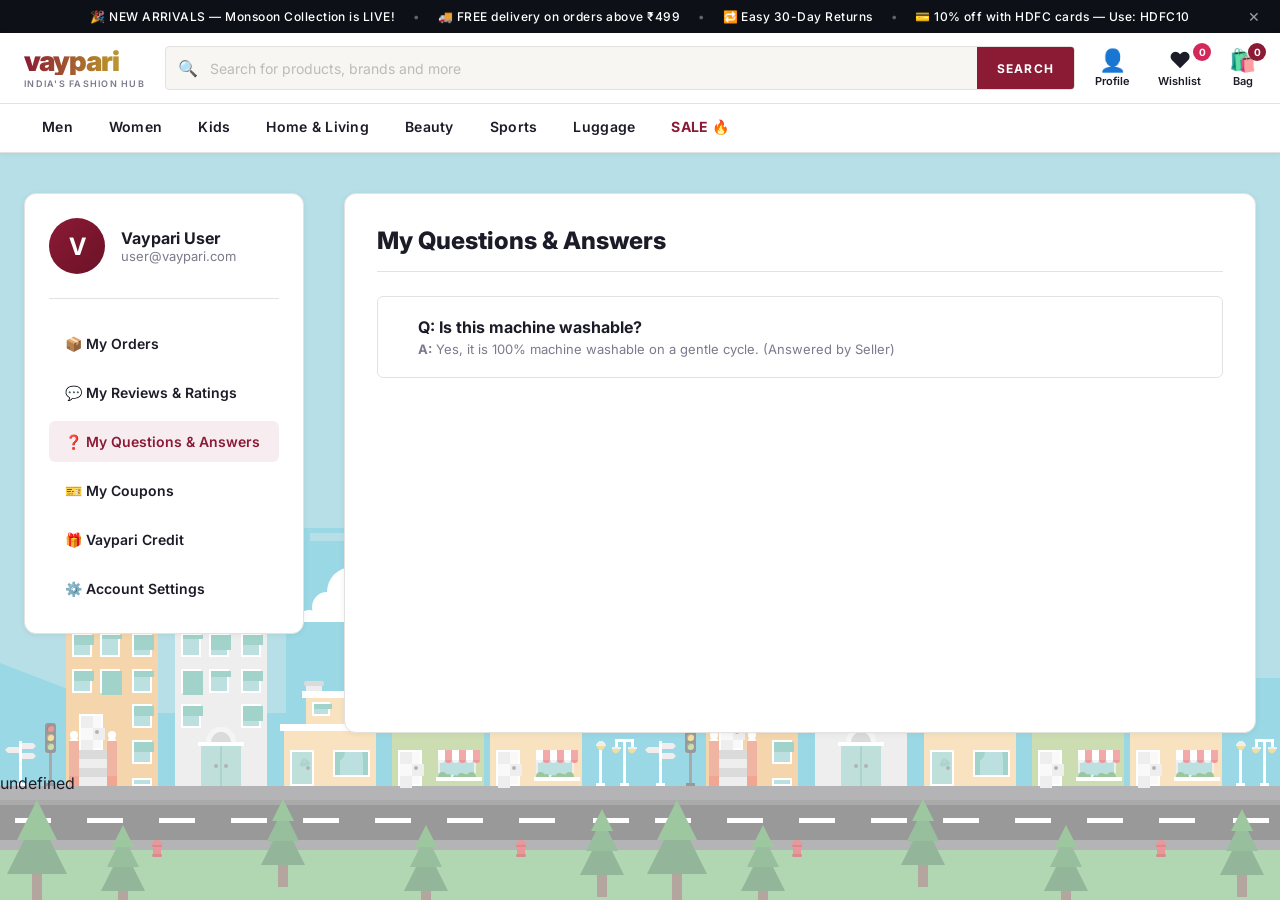
<file: qa.html>
<!doctype html>
<html lang="en">

<head>
    <meta charset="UTF-8" />
    <meta name="viewport" content="width=device-width, initial-scale=1.0" />
    <meta name="description" content="Vaypari - India's leading online fashion & lifestyle destination. Shop Men, Women, Kids, Beauty, Home & more." />
    <meta name="keywords" content="fashion, online shopping, clothing, shoes, accessories, beauty, home decor, India" />
    <meta name="author" content="Vaypari" />
    <meta name="theme-color" content="#ff3f6c" />
    <title>My Questions & Answers - Vaypari Account</title>
    <link rel="stylesheet" href="style.css" />
    <link rel="preconnect" href="https://fonts.googleapis.com" />
    <script src="script.js" defer></script>
</head>

<body>

    <!-- ==================== SMOOTH BACKGROUND (CITY SKYLINE) ==================== -->
    <div class="wrap-bg" id="smooth-bg">
        <div class="bg_area">
            <div class="bg01 clearfix"></div>
        </div>
    </div>
    <!-- ==================== PRELOADER ==================== -->
    <div id="page-loader" class="page-loader">
        <div class="loader-holder">
            <!-- 16 circles for the animation -->
            <div class="circle"></div><div class="circle"></div><div class="circle"></div><div class="circle"></div>
            <div class="circle"></div><div class="circle"></div><div class="circle"></div><div class="circle"></div>
            <div class="circle"></div><div class="circle"></div><div class="circle"></div><div class="circle"></div>
            <div class="circle"></div><div class="circle"></div><div class="circle"></div><div class="circle"></div>
        </div>
    </div>

    <!-- ==================== TOP ANNOUNCEMENT BAR ==================== -->
    <div class="announcement-bar" id="announcementBar">
        <div class="announcement-inner">
            <span class="announcement-item">🎉 NEW ARRIVALS — Monsoon Collection is LIVE!</span>
            <span class="announcement-sep">•</span>
            <span class="announcement-item">🚚 FREE delivery on orders above ₹499</span>
            <span class="announcement-sep">•</span>
            <span class="announcement-item">🔁 Easy 30-Day Returns</span>
            <span class="announcement-sep">•</span>
            <span class="announcement-item">💳 10% off with HDFC cards — Use: HDFC10</span>
        </div>
        <button class="announcement-close" id="announcementClose" aria-label="Close announcement">✕</button>
    </div>

    <!-- ==================== MAIN HEADER ==================== -->
    <header class="main-header" id="mainHeader">
        <div class="header-inner">

            <!-- Hamburger (Mobile) -->
            <button class="hamburger-menu" id="hamburger" aria-label="Open menu" type="button">
                <span></span><span></span><span></span>
            </button>

            <!-- Logo -->
            <a href="index.html" class="logo" aria-label="Vaypari Home">
                <span class="logo-text">vaypari</span>
                <span class="logo-tag">India's Fashion Hub</span>
            </a>

            <!-- Search -->
            <div class="search-wrapper search-animated">
                <span class="search-icon">🔍</span>
                <input id="searchInput" type="text" class="search-input" placeholder="Search for products, brands and more" autocomplete="off" />
                <div class="search-suggestions" id="searchSuggestions">
                    <div class="suggestion-group">
                        <p class="suggestion-label">TRENDING SEARCHES</p>
                        <a href="#" class="suggestion-item">👗 Ethnic Wear for Women</a>
                        <a href="#" class="suggestion-item">👟 Sports Shoes for Men</a>
                        <a href="#" class="suggestion-item">💄 Lipstick Collections</a>
                        <a href="#" class="suggestion-item">🛋️ Home Décor Essentials</a>
                        <a href="#" class="suggestion-item">👜 Handbags & Wallets</a>
                    </div>
                </div>
                <button type="button" class="search-btn" id="searchBtn">SEARCH</button>
            </div>

            <!-- Right Icons -->
            <nav class="header-actions" aria-label="User actions">
                <div class="action-item" id="profileDropdownTrigger">
                    <span class="action-icon">👤</span>
                    <span class="action-label">Profile</span>
                    <div class="profile-dropdown" id="profileDropdown">
                        <div class="profile-header">
                            <p>Hello!</p>
                            <p class="profile-sub">Access account & manage orders</p>
                        </div>
                        <div class="profile-links">
                            <a href="orders.html">📦 My Orders</a>
                            <a href="reviews.html">💬 My Reviews & Ratings</a>
                            <a href="qa.html">❓ My Questions & Answers</a>
                            <a href="coupons.html">🎫 My Coupons</a>
                            <a href="credit.html">🎁 Vaypari Credit</a>
                            <a href="settings.html">⚙️ Account Settings</a>
                        </div>
                        <div class="profile-footer">
                            <a href="#" class="profile-login-btn">LOGIN / SIGNUP</a>
                            <span>Seller: <a href="#">Sell on Vaypari</a></span>
                        </div>
                    </div>
                </div>
                <a href="#" class="action-item wishlist">
                    <span class="action-icon">❤️</span>
                    <span class="action-label">Wishlist</span>
                    <span class="wishlist-count" id="wishlistCount">0</span>
                </a>
                <a href="#" class="action-item cart-action">
                    <span class="action-icon">🛍️</span>
                    <span class="action-label">Bag</span>
                    <span class="cart-count" id="cartCount">0</span>
                </a>
            </nav>
        </div>

        <!-- ==================== NAVIGATION BAR ==================== -->
        <nav class="navbar" aria-label="Main navigation">
            <div class="nav-inner">
                <div class="nav-item nav-dropdown" data-cat="men">
                    <a href="#" class="nav-link">Men</a>
                    <div class="mega-dropdown">
                        <div class="mega-col">
                            <h4>Top Wear</h4>
                            <a href="#">T-Shirts</a><a href="#">Casual Shirts</a><a href="#">Formal Shirts</a>
                            <a href="#">Sweatshirts</a><a href="#">Hoodies</a><a href="#">Jackets & Coats</a>
                        </div>
                        <div class="mega-col">
                            <h4>Bottom Wear</h4>
                            <a href="#">Jeans</a><a href="#">Casual Trousers</a><a href="#">Formal Trousers</a>
                            <a href="#">Shorts</a><a href="#">Track Pants</a>
                        </div>
                        <div class="mega-col">
                            <h4>Ethnic Wear</h4>
                            <a href="#">Kurtas & Kurta Sets</a><a href="#">Sherwanis</a><a href="#">Ethnic Jackets</a>
                            <a href="#">Mundus</a><a href="#">Nehru Jackets</a>
                        </div>
                        <div class="mega-col">
                            <h4>Footwear</h4>
                            <a href="#">Casual Shoes</a><a href="#">Sports Shoes</a><a href="#">Formal Shoes</a>
                            <a href="#">Sandals & Floaters</a><a href="#">Loafers & Moccasins</a>
                        </div>
                        <div class="mega-col mega-brands">
                            <h4>Top Brands</h4>
                            <a href="#" class="brand-pill">H&M</a>
                            <a href="#" class="brand-pill">Puma</a>
                            <a href="#" class="brand-pill">Zara</a>
                            <a href="#" class="brand-pill">Nike</a>
                            <a href="#" class="brand-pill">Levi's</a>
                            <a href="#" class="brand-pill">US Polo</a>
                        </div>
                    </div>
                </div>
                <div class="nav-item nav-dropdown" data-cat="women">
                    <a href="#" class="nav-link">Women</a>
                    <div class="mega-dropdown">
                        <div class="mega-col">
                            <h4>Indian & Fusion</h4>
                            <a href="#">Kurtas & Suits</a><a href="#">Sarees</a><a href="#">Lehengas</a>
                            <a href="#">Salwar Suits</a><a href="#">Ethnic Jackets</a>
                        </div>
                        <div class="mega-col">
                            <h4>Western Wear</h4>
                            <a href="#">Dresses</a><a href="#">Tops</a><a href="#">T-Shirts</a>
                            <a href="#">Jeans</a><a href="#">Trousers & Capris</a><a href="#">Co-ords</a>
                        </div>
                        <div class="mega-col">
                            <h4>Footwear</h4>
                            <a href="#">Heels</a><a href="#">Flats</a><a href="#">Sandals</a>
                            <a href="#">Boots</a><a href="#">Sports Shoes</a>
                        </div>
                        <div class="mega-col">
                            <h4>Accessories</h4>
                            <a href="#">Handbags</a><a href="#">Jewellery</a><a href="#">Watches</a>
                            <a href="#">Sunglasses</a><a href="#">Belts</a>
                        </div>
                        <div class="mega-col mega-brands">
                            <h4>Top Brands</h4>
                            <a href="#" class="brand-pill">Libas</a>
                            <a href="#" class="brand-pill">AND</a>
                            <a href="#" class="brand-pill">W</a>
                            <a href="#" class="brand-pill">Biba</a>
                            <a href="#" class="brand-pill">Global Desi</a>
                        </div>
                    </div>
                </div>
                <div class="nav-item nav-dropdown" data-cat="kids">
                    <a href="#" class="nav-link">Kids</a>
                    <div class="mega-dropdown">
                        <div class="mega-col">
                            <h4>Boys Clothing</h4>
                            <a href="#">T-Shirts</a><a href="#">Shirts</a><a href="#">Shorts</a><a href="#">Jeans</a>
                        </div>
                        <div class="mega-col">
                            <h4>Girls Clothing</h4>
                            <a href="#">Dresses</a><a href="#">Tops</a><a href="#">Ethnic Sets</a><a href="#">Jeans</a>
                        </div>
                        <div class="mega-col">
                            <h4>Footwear & More</h4>
                            <a href="#">School Shoes</a><a href="#">Sandals</a><a href="#">Toys</a><a href="#">Baby Care</a>
                        </div>
                    </div>
                </div>
                <div class="nav-item nav-dropdown" data-cat="home">
                    <a href="#" class="nav-link">Home & Living</a>
                    <div class="mega-dropdown">
                        <div class="mega-col">
                            <h4>Bed & Bath</h4>
                            <a href="#">Bedsheets</a><a href="#">Blankets</a><a href="#">Towels</a><a href="#">Pillows</a>
                        </div>
                        <div class="mega-col">
                            <h4>Kitchen</h4>
                            <a href="#">Cookware</a><a href="#">Storage</a><a href="#">Dinnerware</a>
                        </div>
                        <div class="mega-col">
                            <h4>Décor</h4>
                            <a href="#">Wall Art</a><a href="#">Candles</a><a href="#">Vases</a><a href="#">Clocks</a>
                        </div>
                    </div>
                </div>
                <div class="nav-item nav-dropdown" data-cat="beauty">
                    <a href="#" class="nav-link">Beauty</a>
                    <div class="mega-dropdown">
                        <div class="mega-col">
                            <h4>Skincare</h4>
                            <a href="#">Face Wash</a><a href="#">Moisturiser</a><a href="#">Sunscreen</a><a href="#">Serums</a>
                        </div>
                        <div class="mega-col">
                            <h4>Makeup</h4>
                            <a href="#">Lipstick</a><a href="#">Foundation</a><a href="#">Mascara</a><a href="#">Eyeliner</a>
                        </div>
                        <div class="mega-col">
                            <h4>Haircare</h4>
                            <a href="#">Shampoo</a><a href="#">Conditioner</a><a href="#">Hair Oil</a><a href="#">Serums</a>
                        </div>
                    </div>
                </div>
                <div class="nav-item"><a href="#" class="nav-link">Sports</a></div>
                <div class="nav-item"><a href="#" class="nav-link">Luggage</a></div>
                <div class="nav-item nav-sale"><a href="#" class="nav-link">SALE 🔥</a></div>
            </div>
        </nav>
    </header>

    
    <!-- ==================== ACCOUNT LAYOUT ==================== -->
    <main class="page-content">
        <div class="account-container">
            
        <aside class="account-sidebar">
            <div class="account-user">
                <div class="account-avatar">V</div>
                <div class="account-user-info">
                    <h3>Vaypari User</h3>
                    <p>user@vaypari.com</p>
                </div>
            </div>
            <nav class="account-nav">
                <a href="orders.html" class="account-nav-item ">📦 My Orders</a>
                <a href="reviews.html" class="account-nav-item ">💬 My Reviews & Ratings</a>
                <a href="qa.html" class="account-nav-item active">❓ My Questions & Answers</a>
                <a href="coupons.html" class="account-nav-item ">🎫 My Coupons</a>
                <a href="credit.html" class="account-nav-item ">🎁 Vaypari Credit</a>
                <a href="settings.html" class="account-nav-item ">⚙️ Account Settings</a>

            </nav>
        </aside>

            <div class="account-content">
                
            <h2>My Questions & Answers</h2>
            <div class="mock-setting-card reveal-up">
                <div class="mock-details">
                    <h4>Q: Is this machine washable?</h4>
                    <p><strong>A:</strong> Yes, it is 100% machine washable on a gentle cycle. (Answered by Seller)</p>
                </div>
            </div>
        
            </div>
        </div>
    </main>
    <footer class="main-footer">undefined
</file>
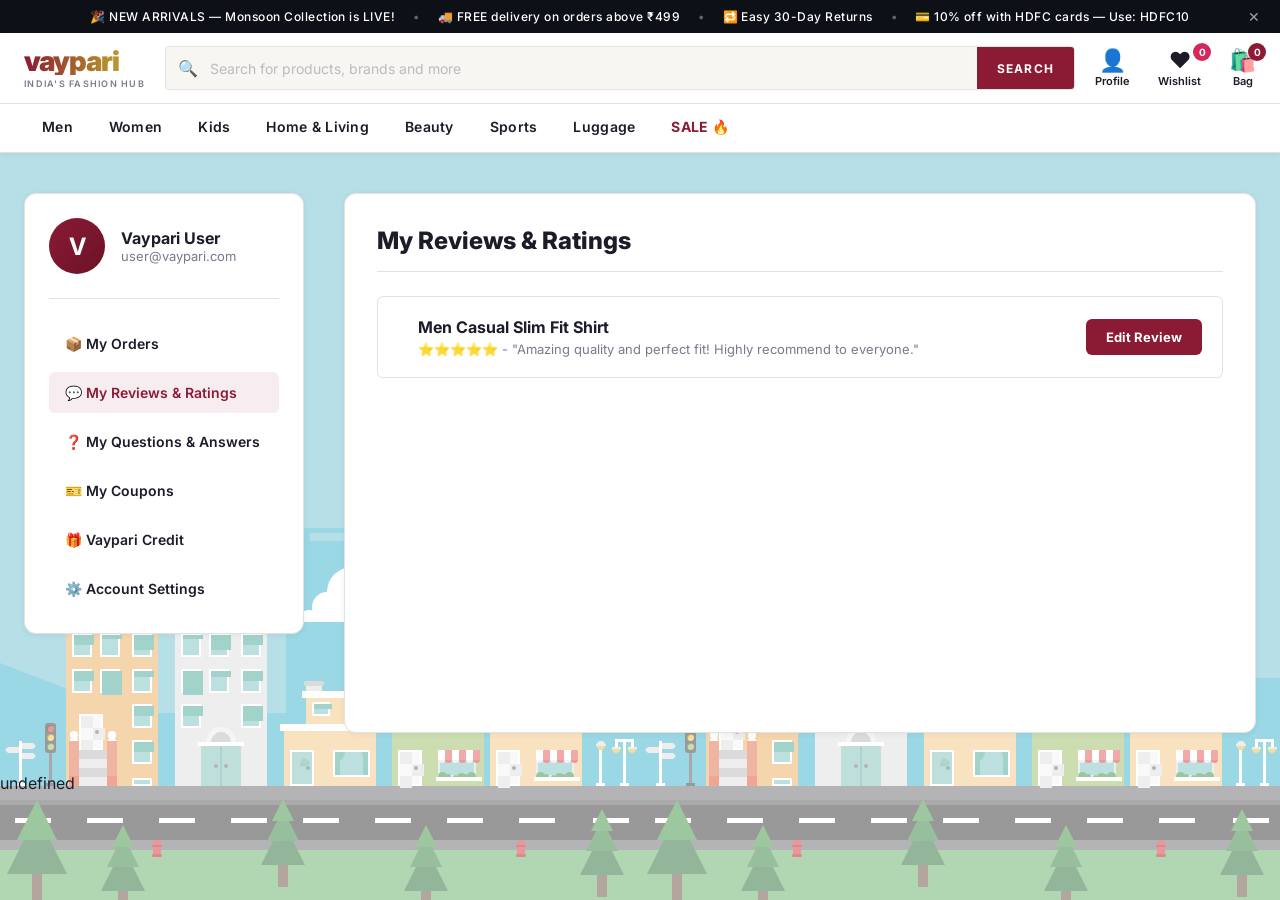
<file: reviews.html>
<!doctype html>
<html lang="en">

<head>
    <meta charset="UTF-8" />
    <meta name="viewport" content="width=device-width, initial-scale=1.0" />
    <meta name="description" content="Vaypari - India's leading online fashion & lifestyle destination. Shop Men, Women, Kids, Beauty, Home & more." />
    <meta name="keywords" content="fashion, online shopping, clothing, shoes, accessories, beauty, home decor, India" />
    <meta name="author" content="Vaypari" />
    <meta name="theme-color" content="#ff3f6c" />
    <title>My Reviews & Ratings - Vaypari Account</title>
    <link rel="stylesheet" href="style.css" />
    <link rel="preconnect" href="https://fonts.googleapis.com" />
    <script src="script.js" defer></script>
</head>

<body>

    <!-- ==================== SMOOTH BACKGROUND (CITY SKYLINE) ==================== -->
    <div class="wrap-bg" id="smooth-bg">
        <div class="bg_area">
            <div class="bg01 clearfix"></div>
        </div>
    </div>
    <!-- ==================== PRELOADER ==================== -->
    <div id="page-loader" class="page-loader">
        <div class="loader-holder">
            <!-- 16 circles for the animation -->
            <div class="circle"></div><div class="circle"></div><div class="circle"></div><div class="circle"></div>
            <div class="circle"></div><div class="circle"></div><div class="circle"></div><div class="circle"></div>
            <div class="circle"></div><div class="circle"></div><div class="circle"></div><div class="circle"></div>
            <div class="circle"></div><div class="circle"></div><div class="circle"></div><div class="circle"></div>
        </div>
    </div>

    <!-- ==================== TOP ANNOUNCEMENT BAR ==================== -->
    <div class="announcement-bar" id="announcementBar">
        <div class="announcement-inner">
            <span class="announcement-item">🎉 NEW ARRIVALS — Monsoon Collection is LIVE!</span>
            <span class="announcement-sep">•</span>
            <span class="announcement-item">🚚 FREE delivery on orders above ₹499</span>
            <span class="announcement-sep">•</span>
            <span class="announcement-item">🔁 Easy 30-Day Returns</span>
            <span class="announcement-sep">•</span>
            <span class="announcement-item">💳 10% off with HDFC cards — Use: HDFC10</span>
        </div>
        <button class="announcement-close" id="announcementClose" aria-label="Close announcement">✕</button>
    </div>

    <!-- ==================== MAIN HEADER ==================== -->
    <header class="main-header" id="mainHeader">
        <div class="header-inner">

            <!-- Hamburger (Mobile) -->
            <button class="hamburger-menu" id="hamburger" aria-label="Open menu" type="button">
                <span></span><span></span><span></span>
            </button>

            <!-- Logo -->
            <a href="index.html" class="logo" aria-label="Vaypari Home">
                <span class="logo-text">vaypari</span>
                <span class="logo-tag">India's Fashion Hub</span>
            </a>

            <!-- Search -->
            <div class="search-wrapper search-animated">
                <span class="search-icon">🔍</span>
                <input id="searchInput" type="text" class="search-input" placeholder="Search for products, brands and more" autocomplete="off" />
                <div class="search-suggestions" id="searchSuggestions">
                    <div class="suggestion-group">
                        <p class="suggestion-label">TRENDING SEARCHES</p>
                        <a href="#" class="suggestion-item">👗 Ethnic Wear for Women</a>
                        <a href="#" class="suggestion-item">👟 Sports Shoes for Men</a>
                        <a href="#" class="suggestion-item">💄 Lipstick Collections</a>
                        <a href="#" class="suggestion-item">🛋️ Home Décor Essentials</a>
                        <a href="#" class="suggestion-item">👜 Handbags & Wallets</a>
                    </div>
                </div>
                <button type="button" class="search-btn" id="searchBtn">SEARCH</button>
            </div>

            <!-- Right Icons -->
            <nav class="header-actions" aria-label="User actions">
                <div class="action-item" id="profileDropdownTrigger">
                    <span class="action-icon">👤</span>
                    <span class="action-label">Profile</span>
                    <div class="profile-dropdown" id="profileDropdown">
                        <div class="profile-header">
                            <p>Hello!</p>
                            <p class="profile-sub">Access account & manage orders</p>
                        </div>
                        <div class="profile-links">
                            <a href="orders.html">📦 My Orders</a>
                            <a href="reviews.html">💬 My Reviews & Ratings</a>
                            <a href="qa.html">❓ My Questions & Answers</a>
                            <a href="coupons.html">🎫 My Coupons</a>
                            <a href="credit.html">🎁 Vaypari Credit</a>
                            <a href="settings.html">⚙️ Account Settings</a>
                        </div>
                        <div class="profile-footer">
                            <a href="#" class="profile-login-btn">LOGIN / SIGNUP</a>
                            <span>Seller: <a href="#">Sell on Vaypari</a></span>
                        </div>
                    </div>
                </div>
                <a href="#" class="action-item wishlist">
                    <span class="action-icon">❤️</span>
                    <span class="action-label">Wishlist</span>
                    <span class="wishlist-count" id="wishlistCount">0</span>
                </a>
                <a href="#" class="action-item cart-action">
                    <span class="action-icon">🛍️</span>
                    <span class="action-label">Bag</span>
                    <span class="cart-count" id="cartCount">0</span>
                </a>
            </nav>
        </div>

        <!-- ==================== NAVIGATION BAR ==================== -->
        <nav class="navbar" aria-label="Main navigation">
            <div class="nav-inner">
                <div class="nav-item nav-dropdown" data-cat="men">
                    <a href="#" class="nav-link">Men</a>
                    <div class="mega-dropdown">
                        <div class="mega-col">
                            <h4>Top Wear</h4>
                            <a href="#">T-Shirts</a><a href="#">Casual Shirts</a><a href="#">Formal Shirts</a>
                            <a href="#">Sweatshirts</a><a href="#">Hoodies</a><a href="#">Jackets & Coats</a>
                        </div>
                        <div class="mega-col">
                            <h4>Bottom Wear</h4>
                            <a href="#">Jeans</a><a href="#">Casual Trousers</a><a href="#">Formal Trousers</a>
                            <a href="#">Shorts</a><a href="#">Track Pants</a>
                        </div>
                        <div class="mega-col">
                            <h4>Ethnic Wear</h4>
                            <a href="#">Kurtas & Kurta Sets</a><a href="#">Sherwanis</a><a href="#">Ethnic Jackets</a>
                            <a href="#">Mundus</a><a href="#">Nehru Jackets</a>
                        </div>
                        <div class="mega-col">
                            <h4>Footwear</h4>
                            <a href="#">Casual Shoes</a><a href="#">Sports Shoes</a><a href="#">Formal Shoes</a>
                            <a href="#">Sandals & Floaters</a><a href="#">Loafers & Moccasins</a>
                        </div>
                        <div class="mega-col mega-brands">
                            <h4>Top Brands</h4>
                            <a href="#" class="brand-pill">H&M</a>
                            <a href="#" class="brand-pill">Puma</a>
                            <a href="#" class="brand-pill">Zara</a>
                            <a href="#" class="brand-pill">Nike</a>
                            <a href="#" class="brand-pill">Levi's</a>
                            <a href="#" class="brand-pill">US Polo</a>
                        </div>
                    </div>
                </div>
                <div class="nav-item nav-dropdown" data-cat="women">
                    <a href="#" class="nav-link">Women</a>
                    <div class="mega-dropdown">
                        <div class="mega-col">
                            <h4>Indian & Fusion</h4>
                            <a href="#">Kurtas & Suits</a><a href="#">Sarees</a><a href="#">Lehengas</a>
                            <a href="#">Salwar Suits</a><a href="#">Ethnic Jackets</a>
                        </div>
                        <div class="mega-col">
                            <h4>Western Wear</h4>
                            <a href="#">Dresses</a><a href="#">Tops</a><a href="#">T-Shirts</a>
                            <a href="#">Jeans</a><a href="#">Trousers & Capris</a><a href="#">Co-ords</a>
                        </div>
                        <div class="mega-col">
                            <h4>Footwear</h4>
                            <a href="#">Heels</a><a href="#">Flats</a><a href="#">Sandals</a>
                            <a href="#">Boots</a><a href="#">Sports Shoes</a>
                        </div>
                        <div class="mega-col">
                            <h4>Accessories</h4>
                            <a href="#">Handbags</a><a href="#">Jewellery</a><a href="#">Watches</a>
                            <a href="#">Sunglasses</a><a href="#">Belts</a>
                        </div>
                        <div class="mega-col mega-brands">
                            <h4>Top Brands</h4>
                            <a href="#" class="brand-pill">Libas</a>
                            <a href="#" class="brand-pill">AND</a>
                            <a href="#" class="brand-pill">W</a>
                            <a href="#" class="brand-pill">Biba</a>
                            <a href="#" class="brand-pill">Global Desi</a>
                        </div>
                    </div>
                </div>
                <div class="nav-item nav-dropdown" data-cat="kids">
                    <a href="#" class="nav-link">Kids</a>
                    <div class="mega-dropdown">
                        <div class="mega-col">
                            <h4>Boys Clothing</h4>
                            <a href="#">T-Shirts</a><a href="#">Shirts</a><a href="#">Shorts</a><a href="#">Jeans</a>
                        </div>
                        <div class="mega-col">
                            <h4>Girls Clothing</h4>
                            <a href="#">Dresses</a><a href="#">Tops</a><a href="#">Ethnic Sets</a><a href="#">Jeans</a>
                        </div>
                        <div class="mega-col">
                            <h4>Footwear & More</h4>
                            <a href="#">School Shoes</a><a href="#">Sandals</a><a href="#">Toys</a><a href="#">Baby Care</a>
                        </div>
                    </div>
                </div>
                <div class="nav-item nav-dropdown" data-cat="home">
                    <a href="#" class="nav-link">Home & Living</a>
                    <div class="mega-dropdown">
                        <div class="mega-col">
                            <h4>Bed & Bath</h4>
                            <a href="#">Bedsheets</a><a href="#">Blankets</a><a href="#">Towels</a><a href="#">Pillows</a>
                        </div>
                        <div class="mega-col">
                            <h4>Kitchen</h4>
                            <a href="#">Cookware</a><a href="#">Storage</a><a href="#">Dinnerware</a>
                        </div>
                        <div class="mega-col">
                            <h4>Décor</h4>
                            <a href="#">Wall Art</a><a href="#">Candles</a><a href="#">Vases</a><a href="#">Clocks</a>
                        </div>
                    </div>
                </div>
                <div class="nav-item nav-dropdown" data-cat="beauty">
                    <a href="#" class="nav-link">Beauty</a>
                    <div class="mega-dropdown">
                        <div class="mega-col">
                            <h4>Skincare</h4>
                            <a href="#">Face Wash</a><a href="#">Moisturiser</a><a href="#">Sunscreen</a><a href="#">Serums</a>
                        </div>
                        <div class="mega-col">
                            <h4>Makeup</h4>
                            <a href="#">Lipstick</a><a href="#">Foundation</a><a href="#">Mascara</a><a href="#">Eyeliner</a>
                        </div>
                        <div class="mega-col">
                            <h4>Haircare</h4>
                            <a href="#">Shampoo</a><a href="#">Conditioner</a><a href="#">Hair Oil</a><a href="#">Serums</a>
                        </div>
                    </div>
                </div>
                <div class="nav-item"><a href="#" class="nav-link">Sports</a></div>
                <div class="nav-item"><a href="#" class="nav-link">Luggage</a></div>
                <div class="nav-item nav-sale"><a href="#" class="nav-link">SALE 🔥</a></div>
            </div>
        </nav>
    </header>

    
    <!-- ==================== ACCOUNT LAYOUT ==================== -->
    <main class="page-content">
        <div class="account-container">
            
        <aside class="account-sidebar">
            <div class="account-user">
                <div class="account-avatar">V</div>
                <div class="account-user-info">
                    <h3>Vaypari User</h3>
                    <p>user@vaypari.com</p>
                </div>
            </div>
            <nav class="account-nav">
                <a href="orders.html" class="account-nav-item ">📦 My Orders</a>
                <a href="reviews.html" class="account-nav-item active">💬 My Reviews & Ratings</a>
                <a href="qa.html" class="account-nav-item ">❓ My Questions & Answers</a>
                <a href="coupons.html" class="account-nav-item ">🎫 My Coupons</a>
                <a href="credit.html" class="account-nav-item ">🎁 Vaypari Credit</a>
                <a href="settings.html" class="account-nav-item ">⚙️ Account Settings</a>

            </nav>
        </aside>

            <div class="account-content">
                
            <h2>My Reviews & Ratings</h2>
            <div class="mock-review-card reveal-up">
                <div class="mock-details">
                    <h4>Men Casual Slim Fit Shirt</h4>
                    <p>⭐⭐⭐⭐⭐ - "Amazing quality and perfect fit! Highly recommend to everyone."</p>
                </div>
                <button class="mock-btn">Edit Review</button>
            </div>
        
            </div>
        </div>
    </main>
    <footer class="main-footer">undefined
</file>
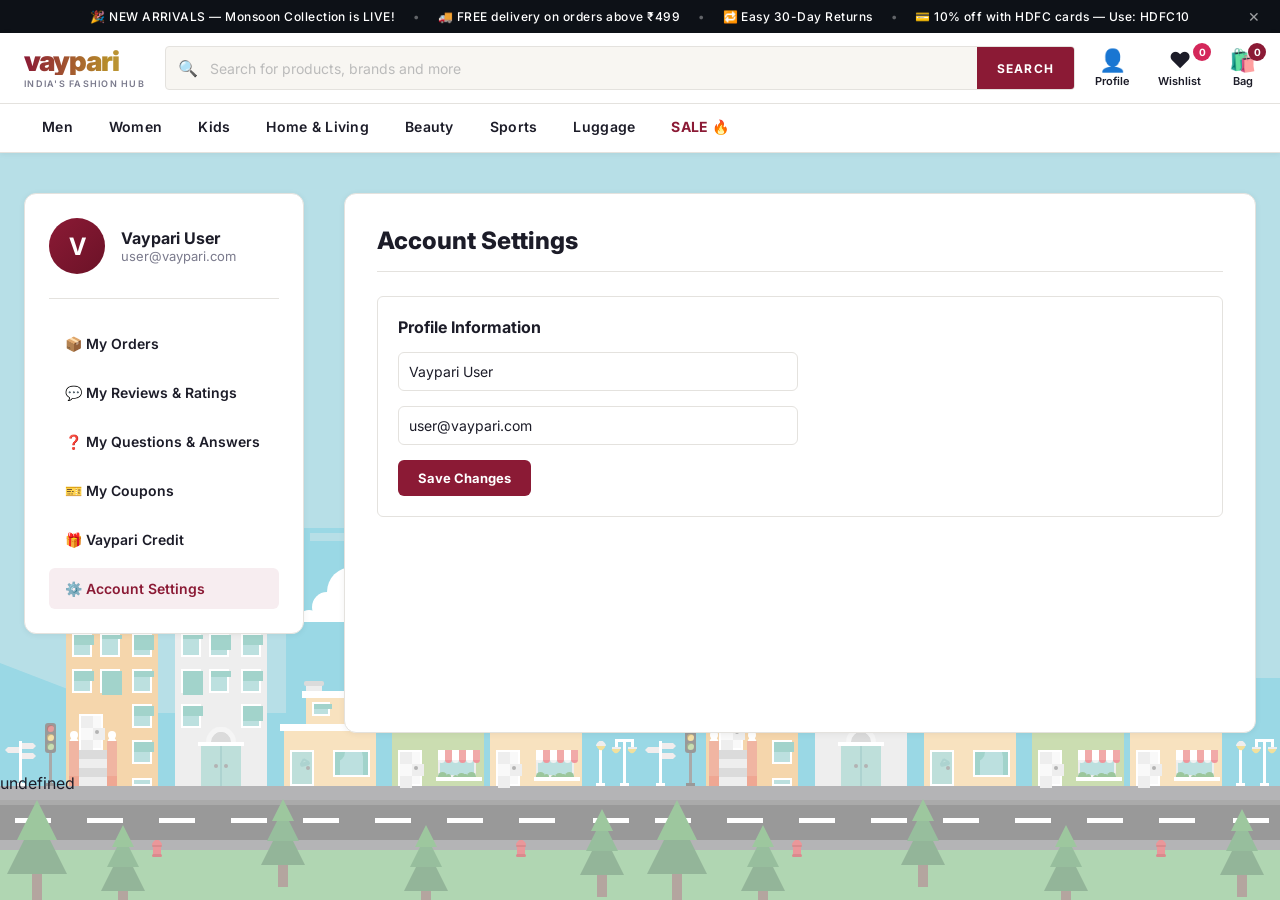
<file: settings.html>
<!doctype html>
<html lang="en">

<head>
    <meta charset="UTF-8" />
    <meta name="viewport" content="width=device-width, initial-scale=1.0" />
    <meta name="description" content="Vaypari - India's leading online fashion & lifestyle destination. Shop Men, Women, Kids, Beauty, Home & more." />
    <meta name="keywords" content="fashion, online shopping, clothing, shoes, accessories, beauty, home decor, India" />
    <meta name="author" content="Vaypari" />
    <meta name="theme-color" content="#ff3f6c" />
    <title>Account Settings - Vaypari Account</title>
    <link rel="stylesheet" href="style.css" />
    <link rel="preconnect" href="https://fonts.googleapis.com" />
    <script src="script.js" defer></script>
</head>

<body>

    <!-- ==================== SMOOTH BACKGROUND (CITY SKYLINE) ==================== -->
    <div class="wrap-bg" id="smooth-bg">
        <div class="bg_area">
            <div class="bg01 clearfix"></div>
        </div>
    </div>
    <!-- ==================== PRELOADER ==================== -->
    <div id="page-loader" class="page-loader">
        <div class="loader-holder">
            <!-- 16 circles for the animation -->
            <div class="circle"></div><div class="circle"></div><div class="circle"></div><div class="circle"></div>
            <div class="circle"></div><div class="circle"></div><div class="circle"></div><div class="circle"></div>
            <div class="circle"></div><div class="circle"></div><div class="circle"></div><div class="circle"></div>
            <div class="circle"></div><div class="circle"></div><div class="circle"></div><div class="circle"></div>
        </div>
    </div>

    <!-- ==================== TOP ANNOUNCEMENT BAR ==================== -->
    <div class="announcement-bar" id="announcementBar">
        <div class="announcement-inner">
            <span class="announcement-item">🎉 NEW ARRIVALS — Monsoon Collection is LIVE!</span>
            <span class="announcement-sep">•</span>
            <span class="announcement-item">🚚 FREE delivery on orders above ₹499</span>
            <span class="announcement-sep">•</span>
            <span class="announcement-item">🔁 Easy 30-Day Returns</span>
            <span class="announcement-sep">•</span>
            <span class="announcement-item">💳 10% off with HDFC cards — Use: HDFC10</span>
        </div>
        <button class="announcement-close" id="announcementClose" aria-label="Close announcement">✕</button>
    </div>

    <!-- ==================== MAIN HEADER ==================== -->
    <header class="main-header" id="mainHeader">
        <div class="header-inner">

            <!-- Hamburger (Mobile) -->
            <button class="hamburger-menu" id="hamburger" aria-label="Open menu" type="button">
                <span></span><span></span><span></span>
            </button>

            <!-- Logo -->
            <a href="index.html" class="logo" aria-label="Vaypari Home">
                <span class="logo-text">vaypari</span>
                <span class="logo-tag">India's Fashion Hub</span>
            </a>

            <!-- Search -->
            <div class="search-wrapper search-animated">
                <span class="search-icon">🔍</span>
                <input id="searchInput" type="text" class="search-input" placeholder="Search for products, brands and more" autocomplete="off" />
                <div class="search-suggestions" id="searchSuggestions">
                    <div class="suggestion-group">
                        <p class="suggestion-label">TRENDING SEARCHES</p>
                        <a href="#" class="suggestion-item">👗 Ethnic Wear for Women</a>
                        <a href="#" class="suggestion-item">👟 Sports Shoes for Men</a>
                        <a href="#" class="suggestion-item">💄 Lipstick Collections</a>
                        <a href="#" class="suggestion-item">🛋️ Home Décor Essentials</a>
                        <a href="#" class="suggestion-item">👜 Handbags & Wallets</a>
                    </div>
                </div>
                <button type="button" class="search-btn" id="searchBtn">SEARCH</button>
            </div>

            <!-- Right Icons -->
            <nav class="header-actions" aria-label="User actions">
                <div class="action-item" id="profileDropdownTrigger">
                    <span class="action-icon">👤</span>
                    <span class="action-label">Profile</span>
                    <div class="profile-dropdown" id="profileDropdown">
                        <div class="profile-header">
                            <p>Hello!</p>
                            <p class="profile-sub">Access account & manage orders</p>
                        </div>
                        <div class="profile-links">
                            <a href="orders.html">📦 My Orders</a>
                            <a href="reviews.html">💬 My Reviews & Ratings</a>
                            <a href="qa.html">❓ My Questions & Answers</a>
                            <a href="coupons.html">🎫 My Coupons</a>
                            <a href="credit.html">🎁 Vaypari Credit</a>
                            <a href="settings.html">⚙️ Account Settings</a>
                        </div>
                        <div class="profile-footer">
                            <a href="#" class="profile-login-btn">LOGIN / SIGNUP</a>
                            <span>Seller: <a href="#">Sell on Vaypari</a></span>
                        </div>
                    </div>
                </div>
                <a href="#" class="action-item wishlist">
                    <span class="action-icon">❤️</span>
                    <span class="action-label">Wishlist</span>
                    <span class="wishlist-count" id="wishlistCount">0</span>
                </a>
                <a href="#" class="action-item cart-action">
                    <span class="action-icon">🛍️</span>
                    <span class="action-label">Bag</span>
                    <span class="cart-count" id="cartCount">0</span>
                </a>
            </nav>
        </div>

        <!-- ==================== NAVIGATION BAR ==================== -->
        <nav class="navbar" aria-label="Main navigation">
            <div class="nav-inner">
                <div class="nav-item nav-dropdown" data-cat="men">
                    <a href="#" class="nav-link">Men</a>
                    <div class="mega-dropdown">
                        <div class="mega-col">
                            <h4>Top Wear</h4>
                            <a href="#">T-Shirts</a><a href="#">Casual Shirts</a><a href="#">Formal Shirts</a>
                            <a href="#">Sweatshirts</a><a href="#">Hoodies</a><a href="#">Jackets & Coats</a>
                        </div>
                        <div class="mega-col">
                            <h4>Bottom Wear</h4>
                            <a href="#">Jeans</a><a href="#">Casual Trousers</a><a href="#">Formal Trousers</a>
                            <a href="#">Shorts</a><a href="#">Track Pants</a>
                        </div>
                        <div class="mega-col">
                            <h4>Ethnic Wear</h4>
                            <a href="#">Kurtas & Kurta Sets</a><a href="#">Sherwanis</a><a href="#">Ethnic Jackets</a>
                            <a href="#">Mundus</a><a href="#">Nehru Jackets</a>
                        </div>
                        <div class="mega-col">
                            <h4>Footwear</h4>
                            <a href="#">Casual Shoes</a><a href="#">Sports Shoes</a><a href="#">Formal Shoes</a>
                            <a href="#">Sandals & Floaters</a><a href="#">Loafers & Moccasins</a>
                        </div>
                        <div class="mega-col mega-brands">
                            <h4>Top Brands</h4>
                            <a href="#" class="brand-pill">H&M</a>
                            <a href="#" class="brand-pill">Puma</a>
                            <a href="#" class="brand-pill">Zara</a>
                            <a href="#" class="brand-pill">Nike</a>
                            <a href="#" class="brand-pill">Levi's</a>
                            <a href="#" class="brand-pill">US Polo</a>
                        </div>
                    </div>
                </div>
                <div class="nav-item nav-dropdown" data-cat="women">
                    <a href="#" class="nav-link">Women</a>
                    <div class="mega-dropdown">
                        <div class="mega-col">
                            <h4>Indian & Fusion</h4>
                            <a href="#">Kurtas & Suits</a><a href="#">Sarees</a><a href="#">Lehengas</a>
                            <a href="#">Salwar Suits</a><a href="#">Ethnic Jackets</a>
                        </div>
                        <div class="mega-col">
                            <h4>Western Wear</h4>
                            <a href="#">Dresses</a><a href="#">Tops</a><a href="#">T-Shirts</a>
                            <a href="#">Jeans</a><a href="#">Trousers & Capris</a><a href="#">Co-ords</a>
                        </div>
                        <div class="mega-col">
                            <h4>Footwear</h4>
                            <a href="#">Heels</a><a href="#">Flats</a><a href="#">Sandals</a>
                            <a href="#">Boots</a><a href="#">Sports Shoes</a>
                        </div>
                        <div class="mega-col">
                            <h4>Accessories</h4>
                            <a href="#">Handbags</a><a href="#">Jewellery</a><a href="#">Watches</a>
                            <a href="#">Sunglasses</a><a href="#">Belts</a>
                        </div>
                        <div class="mega-col mega-brands">
                            <h4>Top Brands</h4>
                            <a href="#" class="brand-pill">Libas</a>
                            <a href="#" class="brand-pill">AND</a>
                            <a href="#" class="brand-pill">W</a>
                            <a href="#" class="brand-pill">Biba</a>
                            <a href="#" class="brand-pill">Global Desi</a>
                        </div>
                    </div>
                </div>
                <div class="nav-item nav-dropdown" data-cat="kids">
                    <a href="#" class="nav-link">Kids</a>
                    <div class="mega-dropdown">
                        <div class="mega-col">
                            <h4>Boys Clothing</h4>
                            <a href="#">T-Shirts</a><a href="#">Shirts</a><a href="#">Shorts</a><a href="#">Jeans</a>
                        </div>
                        <div class="mega-col">
                            <h4>Girls Clothing</h4>
                            <a href="#">Dresses</a><a href="#">Tops</a><a href="#">Ethnic Sets</a><a href="#">Jeans</a>
                        </div>
                        <div class="mega-col">
                            <h4>Footwear & More</h4>
                            <a href="#">School Shoes</a><a href="#">Sandals</a><a href="#">Toys</a><a href="#">Baby Care</a>
                        </div>
                    </div>
                </div>
                <div class="nav-item nav-dropdown" data-cat="home">
                    <a href="#" class="nav-link">Home & Living</a>
                    <div class="mega-dropdown">
                        <div class="mega-col">
                            <h4>Bed & Bath</h4>
                            <a href="#">Bedsheets</a><a href="#">Blankets</a><a href="#">Towels</a><a href="#">Pillows</a>
                        </div>
                        <div class="mega-col">
                            <h4>Kitchen</h4>
                            <a href="#">Cookware</a><a href="#">Storage</a><a href="#">Dinnerware</a>
                        </div>
                        <div class="mega-col">
                            <h4>Décor</h4>
                            <a href="#">Wall Art</a><a href="#">Candles</a><a href="#">Vases</a><a href="#">Clocks</a>
                        </div>
                    </div>
                </div>
                <div class="nav-item nav-dropdown" data-cat="beauty">
                    <a href="#" class="nav-link">Beauty</a>
                    <div class="mega-dropdown">
                        <div class="mega-col">
                            <h4>Skincare</h4>
                            <a href="#">Face Wash</a><a href="#">Moisturiser</a><a href="#">Sunscreen</a><a href="#">Serums</a>
                        </div>
                        <div class="mega-col">
                            <h4>Makeup</h4>
                            <a href="#">Lipstick</a><a href="#">Foundation</a><a href="#">Mascara</a><a href="#">Eyeliner</a>
                        </div>
                        <div class="mega-col">
                            <h4>Haircare</h4>
                            <a href="#">Shampoo</a><a href="#">Conditioner</a><a href="#">Hair Oil</a><a href="#">Serums</a>
                        </div>
                    </div>
                </div>
                <div class="nav-item"><a href="#" class="nav-link">Sports</a></div>
                <div class="nav-item"><a href="#" class="nav-link">Luggage</a></div>
                <div class="nav-item nav-sale"><a href="#" class="nav-link">SALE 🔥</a></div>
            </div>
        </nav>
    </header>

    
    <!-- ==================== ACCOUNT LAYOUT ==================== -->
    <main class="page-content">
        <div class="account-container">
            
        <aside class="account-sidebar">
            <div class="account-user">
                <div class="account-avatar">V</div>
                <div class="account-user-info">
                    <h3>Vaypari User</h3>
                    <p>user@vaypari.com</p>
                </div>
            </div>
            <nav class="account-nav">
                <a href="orders.html" class="account-nav-item ">📦 My Orders</a>
                <a href="reviews.html" class="account-nav-item ">💬 My Reviews & Ratings</a>
                <a href="qa.html" class="account-nav-item ">❓ My Questions & Answers</a>
                <a href="coupons.html" class="account-nav-item ">🎫 My Coupons</a>
                <a href="credit.html" class="account-nav-item ">🎁 Vaypari Credit</a>
                <a href="settings.html" class="account-nav-item active">⚙️ Account Settings</a>

            </nav>
        </aside>

            <div class="account-content">
                
            <h2>Account Settings</h2>
            <div class="mock-setting-card reveal-up" style="flex-direction: column; align-items: flex-start; gap: 15px;">
                <h4>Profile Information</h4>
                <input type="text" value="Vaypari User" class="search-input" style="width: 100%; max-width: 400px; padding: 10px; border: 1px solid var(--border); border-radius: var(--radius-sm);" />
                <input type="email" value="user@vaypari.com" class="search-input" style="width: 100%; max-width: 400px; padding: 10px; border: 1px solid var(--border); border-radius: var(--radius-sm);" />
                <button class="mock-btn">Save Changes</button>
            </div>
        
            </div>
        </div>
    </main>
    <footer class="main-footer">undefined
</file>
<file: style.css>
@import url('https://fonts.googleapis.com/css2?family=Inter:wght@300;400;500;600;700;800;900&display=swap');

/* =====================================================
   VAYPARI — MYNTRA-STYLE DESIGN SYSTEM
   ===================================================== */

:root {
    /* Brand — deep wine-rose */
    --brand:       #8B1A35;
    --brand-dark:  #6b1227;
    --brand-light: #f7edf0;
    /* Accent — champagne gold */
    --gold:        #b8902a;
    --gold-light:  #f5edd8;
    /* Neutrals */
    --navy:        #0d1117;
    --charcoal:    #1c1c28;
    --text:        #1c1c28;
    --text-muted:  #7a7a8c;
    --border:      #e4e2de;
    --bg:          #f8f6f2;
    --white:       #ffffff;
    /* Radius */
    --radius-sm:   6px;
    --radius-md:   12px;
    --radius-lg:   20px;
    --radius-xl:   28px;
    /* Shadow */
    --shadow-sm:   0 1px 6px rgba(0,0,0,.06);
    --shadow-md:   0 6px 20px rgba(0,0,0,.09);
    --shadow-lg:   0 18px 48px rgba(0,0,0,.13);
    --transition:  all .25s cubic-bezier(.4,0,.2,1);
    --header-h:    128px;
}

/* =====================================================
   OPEN PROPS — Easing & Animation Token System
   Sourced from open-props.min.css (unpkg.com/open-props)
   Applied selectively where they enhance the Vaypari UX
   ===================================================== */
:where(html) {
    /* Spring easings — for elastic, alive interactions */
    --ease-spring-1: linear(0,.006,.025 2.8%,.101 6.1%,.539 18.9%,.721 25.3%,.849 31.5%,.937 38.1%,.968 41.8%,.991 45.7%,1.006 50.1%,1.015 55%,1.017 63.9%,1.001);
    --ease-spring-2: linear(0,.007,.029 2.2%,.118 4.7%,.625 14.4%,.826 19%,.902,.962,1.008 26.1%,1.041 28.7%,1.064 32.1%,1.07 36%,1.061 40.5%,1.015 53.4%,.999 61.6%,.995 71.2%,1);
    --ease-spring-3: linear(0,.009,.035 2.1%,.141 4.4%,.723 12.9%,.938 16.7%,1.017,1.077,1.121,1.149 24.3%,1.159,1.163,1.161,1.154 29.9%,1.129 32.8%,1.051 39.6%,1.017 43.1%,.991,.977 51%,.974 53.8%,.975 57.1%,.997 69.8%,1.003 76.9%,1);
    /* Elastic easings — for popping/bouncing micro-interactions */
    --ease-elastic-out-1: cubic-bezier(.5,.75,.75,1.25);
    --ease-elastic-out-2: cubic-bezier(.5,1,.75,1.25);
    --ease-elastic-out-3: cubic-bezier(.5,1.25,.75,1.25);
    --ease-elastic-out-4: cubic-bezier(.5,1.5,.75,1.25);
    --ease-elastic-in-out-3: cubic-bezier(.5,-.5,.1,1.5);
    /* Bounce easings */
    --ease-bounce-1: linear(0,.004,.016,.035,.063,.098,.141,.191,.25,.316,.391 36.8%,.563,.766,1 58.8%,.946,.908 69.1%,.895,.885,.879,.878,.879,.885,.895,.908 89.7%,.946,1);
    --ease-bounce-3: linear(0,.004,.016,.035,.062,.098,.141 11.4%,.25,.39,.562,.764,1 30.3%,.847 34.8%,.787,.737,.699,.672,.655,.65,.656,.672,.699,.738,.787,.847 61.7%,1 66.2%,.946,.908,.885 74.2%,.879,.878,.879,.885 79.5%,.908,.946,1 87.4%,.981,.968,.96,.957,.96,.968,.981,1);
    /* Classic out easings */
    --ease-out-3: cubic-bezier(0,0,.3,1);
    --ease-out-4: cubic-bezier(0,0,.1,1);
    --ease-out-5: cubic-bezier(0,0,0,1);
    --ease-expo-out: cubic-bezier(.19,1,.22,1);
    --ease-quart-out: cubic-bezier(.165,.84,.44,1);
    /* Animation shorthand tokens */
    --animation-fade-in:           fade-in .5s var(--ease-out-3);
    --animation-fade-in-bloom:     fade-in-bloom 1.4s var(--ease-out-3);
    --animation-scale-up:          scale-up .4s var(--ease-spring-2);
    --animation-slide-in-up:       slide-in-up .5s var(--ease-out-4);
    --animation-slide-in-down:     slide-in-down .35s var(--ease-out-4);
    --animation-slide-in-right:    slide-in-right .35s var(--ease-expo-out);
    --animation-slide-in-left:     slide-in-left .35s var(--ease-expo-out);
    --animation-float:             float 3s var(--ease-spring-1) infinite;
    --animation-bounce:            bounce 2s var(--ease-bounce-3) infinite;
    --animation-ping:              ping 2s var(--ease-out-3) infinite;
    --animation-blink:             blink 1s var(--ease-out-3) infinite;
    --animation-pulse:             pulse 2.5s var(--ease-out-3) infinite;
    --animation-shake-x:           shake-x .6s var(--ease-out-5);
    --animation-shake-z:           shake-z .8s var(--ease-spring-1);
    --animation-spin:              spin 1s linear infinite;
}

/* =====================================================
   OPEN PROPS — @keyframes Library
   ===================================================== */
@keyframes fade-in          { from { opacity: 0 } to { opacity: 1 } }
@keyframes fade-out         { from { opacity: 1 } to { opacity: 0 } }
@keyframes fade-in-bloom {
    0%   { filter: brightness(1) blur(20px); opacity: 0 }
    10%  { filter: brightness(1.6) blur(8px);  opacity: 1 }
    100% { filter: brightness(1) blur(0);      opacity: 1 }
}
@keyframes scale-up         { to   { transform: scale(1.25) } }
@keyframes scale-down       { to   { transform: scale(.75)  } }
@keyframes slide-in-up      { from { transform: translateY(100%) } }
@keyframes slide-in-down    { from { transform: translateY(-100%) } }
@keyframes slide-in-right   { from { transform: translateX(-100%) } }
@keyframes slide-in-left    { from { transform: translateX(100%)  } }
@keyframes slide-out-up     { to   { transform: translateY(-100%) } }
@keyframes slide-out-down   { to   { transform: translateY(100%)  } }
@keyframes shake-x {
    0%,100% { transform: translateX(0) }
    20%     { transform: translateX(-6%) }
    40%     { transform: translateX(6%)  }
    60%     { transform: translateX(-6%) }
    80%     { transform: translateX(6%)  }
}
@keyframes shake-z {
    0%,100% { transform: rotate(0deg)   }
    20%     { transform: rotate(-2.5deg) }
    40%     { transform: rotate(2.5deg)  }
    60%     { transform: rotate(-2.5deg) }
    80%     { transform: rotate(2.5deg)  }
}
@keyframes spin     { to   { transform: rotate(1turn) } }
@keyframes ping     { 90%,to { opacity: 0; transform: scale(2.2) } }
@keyframes blink    { 0%,100% { opacity: 1 } 50% { opacity: .45 } }
@keyframes float    { 50% { transform: translateY(-20%) } }
@keyframes bounce   {
    25% { transform: translateY(-18%) }
    40% { transform: translateY(-3%)  }
    0%,60%,100% { transform: translateY(0) }
}
@keyframes pulse    { 50% { transform: scale(.94) } }
@keyframes shimmer-sweep {
    0%   { background-position: -200% center }
    100% { background-position:  200% center }
}

*, *::before, *::after { 
    margin:0; 
    padding:0; 
    box-sizing:border-box; 
    transition: background-color 0.8s ease-in-out, color 0.8s ease-in-out, border-color 0.8s ease-in-out, box-shadow 0.8s ease-in-out, opacity 0.8s ease-in-out;
}

html { scroll-behavior: smooth; }

/* =====================================================
   PAGE LOADER
   ===================================================== */
.page-loader {
    position: fixed;
    top: 0; left: 0; right: 0; bottom: 0;
    background: var(--bg);
    z-index: 9999;
    display: flex;
    align-items: center;
    justify-content: center;
    transition: opacity .6s var(--ease-out-3), visibility .6s;
}
.page-loader.hidden {
    opacity: 0;
    visibility: hidden;
}

.loader-holder {
    width: 500px;
    height: 250px;
    position: relative;
    transform: scale(0.6);
}
@media (max-width: 768px) { .loader-holder { transform: scale(0.4); } }

.loader-holder .circle {
    border-radius: 100% 100% 0 0;
    position: absolute;
    bottom: 0;
    left: 50%;
    transform: translateX(-50%);
    transform-origin: bottom center;
    border-bottom: none !important;
}

.loader-holder .circle:nth-child(1) { background: var(--brand); border-radius: 25px 25px 0 0; width: 25px; height: 12.5px; z-index: 15; animation: circle-1 10s infinite ease-in-out; }
@keyframes circle-1 { 0% { transform: translateX(-50%) rotate(0deg); } 100% { transform: translateX(-50%) rotate(-360deg); } }

.loader-holder .circle:nth-child(2) { border: 13px solid var(--brand); border-radius: 31px 31px 0 0; width: 31px; height: 15.5px; z-index: 14; animation: circle-2 10s infinite ease-in-out; }
@keyframes circle-2 { 0% { transform: translateX(-50%) rotate(0deg); } 100% { transform: translateX(-50%) rotate(-720deg); } }

.loader-holder .circle:nth-child(3) { border: 13px solid var(--brand); border-radius: 62px 62px 0 0; width: 62px; height: 31px; z-index: 13; animation: circle-3 10s infinite ease-in-out; }
@keyframes circle-3 { 0% { transform: translateX(-50%) rotate(0deg); } 100% { transform: translateX(-50%) rotate(-1080deg); } }

.loader-holder .circle:nth-child(4) { border: 13px solid var(--brand); border-radius: 93px 93px 0 0; width: 93px; height: 46.5px; z-index: 12; animation: circle-4 10s infinite ease-in-out; }
@keyframes circle-4 { 0% { transform: translateX(-50%) rotate(0deg); } 100% { transform: translateX(-50%) rotate(-1440deg); } }

.loader-holder .circle:nth-child(5) { border: 13px solid var(--brand); border-radius: 124px 124px 0 0; width: 124px; height: 62px; z-index: 11; animation: circle-5 10s infinite ease-in-out; }
@keyframes circle-5 { 0% { transform: translateX(-50%) rotate(0deg); } 100% { transform: translateX(-50%) rotate(-1800deg); } }

.loader-holder .circle:nth-child(6) { border: 13px solid var(--brand); border-radius: 155px 155px 0 0; width: 155px; height: 77.5px; z-index: 10; animation: circle-6 10s infinite ease-in-out; }
@keyframes circle-6 { 0% { transform: translateX(-50%) rotate(0deg); } 100% { transform: translateX(-50%) rotate(-2160deg); } }

.loader-holder .circle:nth-child(7) { border: 13px solid var(--brand); border-radius: 186px 186px 0 0; width: 186px; height: 93px; z-index: 9; animation: circle-7 10s infinite ease-in-out; }
@keyframes circle-7 { 0% { transform: translateX(-50%) rotate(0deg); } 100% { transform: translateX(-50%) rotate(-2520deg); } }

.loader-holder .circle:nth-child(8) { border: 13px solid var(--brand); border-radius: 217px 217px 0 0; width: 217px; height: 108.5px; z-index: 8; animation: circle-8 10s infinite ease-in-out; }
@keyframes circle-8 { 0% { transform: translateX(-50%) rotate(0deg); } 100% { transform: translateX(-50%) rotate(-2880deg); } }

.loader-holder .circle:nth-child(9) { border: 13px solid var(--brand); border-radius: 248px 248px 0 0; width: 248px; height: 124px; z-index: 7; animation: circle-9 10s infinite ease-in-out; }
@keyframes circle-9 { 0% { transform: translateX(-50%) rotate(0deg); } 100% { transform: translateX(-50%) rotate(-3240deg); } }

.loader-holder .circle:nth-child(10) { border: 13px solid var(--brand); border-radius: 279px 279px 0 0; width: 279px; height: 139.5px; z-index: 6; animation: circle-10 10s infinite ease-in-out; }
@keyframes circle-10 { 0% { transform: translateX(-50%) rotate(0deg); } 100% { transform: translateX(-50%) rotate(-3600deg); } }

.loader-holder .circle:nth-child(11) { border: 13px solid var(--brand); border-radius: 310px 310px 0 0; width: 310px; height: 155px; z-index: 5; animation: circle-11 10s infinite ease-in-out; }
@keyframes circle-11 { 0% { transform: translateX(-50%) rotate(0deg); } 100% { transform: translateX(-50%) rotate(-3960deg); } }

.loader-holder .circle:nth-child(12) { border: 13px solid var(--brand); border-radius: 341px 341px 0 0; width: 341px; height: 170.5px; z-index: 4; animation: circle-12 10s infinite ease-in-out; }
@keyframes circle-12 { 0% { transform: translateX(-50%) rotate(0deg); } 100% { transform: translateX(-50%) rotate(-4320deg); } }

.loader-holder .circle:nth-child(13) { border: 13px solid var(--brand); border-radius: 372px 372px 0 0; width: 372px; height: 186px; z-index: 3; animation: circle-13 10s infinite ease-in-out; }
@keyframes circle-13 { 0% { transform: translateX(-50%) rotate(0deg); } 100% { transform: translateX(-50%) rotate(-4680deg); } }

.loader-holder .circle:nth-child(14) { border: 13px solid var(--brand); border-radius: 403px 403px 0 0; width: 403px; height: 201.5px; z-index: 2; animation: circle-14 10s infinite ease-in-out; }
@keyframes circle-14 { 0% { transform: translateX(-50%) rotate(0deg); } 100% { transform: translateX(-50%) rotate(-5040deg); } }

.loader-holder .circle:nth-child(15) { border: 13px solid var(--brand); border-radius: 434px 434px 0 0; width: 434px; height: 217px; z-index: 1; animation: circle-15 10s infinite ease-in-out; }
@keyframes circle-15 { 0% { transform: translateX(-50%) rotate(0deg); } 100% { transform: translateX(-50%) rotate(-5400deg); } }

.loader-holder .circle:nth-child(16) { border: 13px solid var(--brand); border-radius: 465px 465px 0 0; width: 465px; height: 232.5px; z-index: 0; animation: circle-16 10s infinite ease-in-out; }
@keyframes circle-16 { 0% { transform: translateX(-50%) rotate(0deg); } 100% { transform: translateX(-50%) rotate(-5760deg); } }

body {
    font-family: 'Inter', 'Helvetica Neue', Arial, sans-serif;
    background: transparent;
    color: var(--text);
    -webkit-font-smoothing: antialiased;
    text-rendering: optimizeLegibility;
}

a { text-decoration: none; color: inherit; }
button { cursor: pointer; border: none; background: none; font-family: inherit; }
img { max-width: 100%; display: block; }
ul { list-style: none; }

.container-fluid {
    width: 100%;
    max-width: 1360px;
    margin: 0 auto;
    padding: 0 24px;
}

/* =====================================================
   ANNOUNCEMENT BAR
   ===================================================== */
.announcement-bar {
    background: var(--navy);
    color: #fff;
    font-size: 12px;
    font-weight: 500;
    letter-spacing: .04em;
    display: flex;
    align-items: center;
    justify-content: center;
    gap: 0;
    padding: 9px 20px;
    position: relative;
    overflow: hidden;
}

.announcement-inner {
    display: flex;
    align-items: center;
    gap: 18px;
    animation: scroll-announcement 24s linear infinite;
    white-space: nowrap;
}

@keyframes scroll-announcement {
    0%   { transform: translateX(0); }
    100% { transform: translateX(-50%); }
}

.announcement-sep { color: rgba(255,255,255,.35); }

.announcement-close {
    position: absolute;
    right: 16px;
    top: 50%;
    transform: translateY(-50%);
    color: rgba(255,255,255,.6);
    font-size: 14px;
    line-height: 1;
    transition: var(--transition);
    padding: 4px;
}
.announcement-close:hover { color: #fff; }

/* =====================================================
   MAIN HEADER
   ===================================================== */
.main-header {
    background: var(--white);
    border-bottom: 1px solid var(--border);
    position: sticky;
    top: 0;
    z-index: 200;
    box-shadow: var(--shadow-sm);
}

.header-inner {
    max-width: 1360px;
    margin: 0 auto;
    padding: 0 24px;
    display: flex;
    align-items: center;
    gap: 20px;
    height: 70px;
}

/* Logo */
.logo {
    flex: 0 0 auto;
    display: flex;
    flex-direction: column;
    align-items: flex-start;
    text-decoration: none;
    min-width: 110px;
}

.logo-text {
    font-size: 28px;
    font-weight: 900;
    background: linear-gradient(90deg, #8B1A35 0%, #b8902a 45%, #c9a96b 70%, #8B1A35 100%);
    background-size: 200% auto;
    -webkit-background-clip: text;
    -webkit-text-fill-color: transparent;
    animation: shimmer-logo 5s linear infinite, logo-pulse 3s ease-in-out infinite;
    letter-spacing: -1px;
    line-height: 1;
}

.logo-tag {
    font-size: 9px;
    font-weight: 600;
    letter-spacing: .14em;
    text-transform: uppercase;
    color: var(--text-muted);
    margin-top: 3px;
}

@keyframes shimmer-logo {
    0%   { background-position: 0% center; }
    100% { background-position: -200% center; }
}

@keyframes logo-pulse {
    0%, 100% { transform: scale(1); }
    50%       { transform: scale(1.025); }
}

/* Search */
.search-wrapper {
    flex: 1 1 auto;
    position: relative;
    display: flex;
    align-items: center;
    background: var(--bg);
    border: 1.5px solid var(--border);
    border-radius: 4px;
    height: 44px;
    overflow: visible;
    transition: var(--transition);
    min-width: 0;
}
.search-wrapper:focus-within {
    border-color: var(--brand);
    box-shadow: 0 0 0 3px rgba(255,63,108,.12);
}

.search-animated { animation: search-pulse 3s ease-in-out infinite; }
@keyframes search-pulse {
    0%,100% { box-shadow: none; }
    50% { box-shadow: 0 0 0 3px rgba(255,63,108,.08); }
}

.search-icon {
    padding: 0 12px;
    font-size: 16px;
    color: var(--text-muted);
    flex-shrink: 0;
}

.search-input {
    flex: 1;
    border: none;
    outline: none;
    background: transparent;
    font-size: 14px;
    color: var(--text);
    font-family: inherit;
    min-width: 0;
}

.search-input::placeholder { color: #bbb; }

.search-btn {
    padding: 0 20px;
    height: 100%;
    background: var(--brand);
    color: #fff;
    font-weight: 700;
    font-size: 12px;
    letter-spacing: .1em;
    border-radius: 0 3px 3px 0;
    transition: var(--transition);
    flex-shrink: 0;
}
.search-btn:hover { background: var(--brand-dark); }

/* Search Suggestions */
.search-suggestions {
    position: absolute;
    top: calc(100% + 8px);
    left: 0;
    right: 0;
    background: var(--white);
    border-radius: var(--radius-md);
    box-shadow: var(--shadow-lg);
    padding: 16px;
    display: none;
    z-index: 300;
}
.search-wrapper:focus-within .search-suggestions { display: block; }

.suggestion-label {
    font-size: 11px;
    font-weight: 700;
    letter-spacing: .12em;
    color: var(--text-muted);
    margin-bottom: 10px;
}

.suggestion-item {
    display: block;
    padding: 9px 12px;
    font-size: 14px;
    color: var(--text);
    border-radius: var(--radius-sm);
    transition: var(--transition);
}
.suggestion-item:hover { background: var(--brand-light); color: var(--brand); }

/* Header Actions */
.header-actions {
    display: flex;
    align-items: center;
    gap: 28px;
    flex-shrink: 0;
}

.action-item {
    display: flex;
    flex-direction: column;
    align-items: center;
    gap: 3px;
    position: relative;
    cursor: pointer;
    transition: var(--transition);
    text-decoration: none;
    color: var(--text);
}
.action-item:hover { color: var(--brand); }

.action-icon { font-size: 22px; line-height: 1; }
.action-label { font-size: 11px; font-weight: 600; white-space: nowrap; }

.cart-count, .wishlist-count {
    position: absolute;
    top: -6px;
    right: -10px;
    background: var(--brand);
    color: #fff;
    border-radius: 50%;
    width: 18px;
    height: 18px;
    display: flex;
    align-items: center;
    justify-content: center;
    font-size: 10px;
    font-weight: 700;
    line-height: 1;
    animation: ripple-ring 2s infinite;
}

.wishlist-count { background: #d4275a; }

@keyframes ripple-ring {
    0%   { box-shadow: 0 0 0 0 rgba(255,63,108,.5); }
    70%  { box-shadow: 0 0 0 8px rgba(255,63,108,0); }
    100% { box-shadow: 0 0 0 0 rgba(255,63,108,0); }
}

/* Profile Dropdown */
.profile-dropdown {
    position: absolute;
    top: calc(100% + 16px);
    right: 0;
    width: 260px;
    background: var(--white);
    border-radius: var(--radius-md);
    box-shadow: var(--shadow-lg);
    padding: 0;
    opacity: 0;
    pointer-events: none;
    transform: translateY(12px);
    transition: var(--transition);
    z-index: 300;
    overflow: hidden;
}
#profileDropdownTrigger:hover .profile-dropdown {
    opacity: 1;
    pointer-events: all;
    transform: translateY(0);
}

.profile-header {
    background: linear-gradient(135deg, #ff3f6c 0%, #ff6b6b 100%);
    padding: 20px;
    color: #fff;
}
.profile-header p { font-size: 14px; font-weight: 700; }
.profile-sub { font-size: 12px; opacity: .85; margin-top: 4px; }

.profile-links { padding: 12px 0; }
.profile-links a {
    display: block;
    padding: 10px 20px;
    font-size: 13px;
    color: var(--text);
    transition: var(--transition);
}
.profile-links a:hover { background: var(--bg); color: var(--brand); }

.profile-footer {
    padding: 14px 20px;
    border-top: 1px solid var(--border);
    display: flex;
    flex-direction: column;
    gap: 8px;
    font-size: 12px;
    color: var(--text-muted);
}
.profile-login-btn {
    display: block;
    text-align: center;
    background: var(--brand);
    color: #fff !important;
    padding: 12px;
    border-radius: var(--radius-sm);
    font-weight: 700;
    font-size: 13px;
    letter-spacing: .06em;
    transition: var(--transition);
}
.profile-login-btn:hover { background: var(--brand-dark) !important; }

/* Hamburger */
.hamburger-menu {
    display: none;
    flex-direction: column;
    gap: 5px;
    padding: 10px;
    border-radius: var(--radius-sm);
    transition: var(--transition);
    flex-shrink: 0;
}
.hamburger-menu span {
    width: 22px;
    height: 2px;
    background: var(--text);
    border-radius: 99px;
    display: block;
    transition: var(--transition);
}
.hamburger-menu.active span:nth-child(1) { transform: translateY(7px) rotate(45deg); }
.hamburger-menu.active span:nth-child(2) { opacity: 0; transform: scaleX(0); }
.hamburger-menu.active span:nth-child(3) { transform: translateY(-7px) rotate(-45deg); }

/* =====================================================
   NAVIGATION BAR (Mega Menu)
   ===================================================== */
.navbar {
    border-top: 1px solid var(--border);
    background: var(--white);
}

.nav-inner {
    max-width: 1360px;
    margin: 0 auto;
    padding: 0 24px;
    display: flex;
    align-items: center;
    overflow-x: auto;
    -webkit-overflow-scrolling: touch;
    scrollbar-width: none;
}
.nav-inner::-webkit-scrollbar { display: none; }

.nav-item {
    flex: 0 0 auto;
    position: relative;
}

.nav-link {
    display: block;
    padding: 14px 18px;
    font-size: 14px;
    font-weight: 600;
    color: var(--text);
    letter-spacing: .02em;
    white-space: nowrap;
    transition: var(--transition);
    border-bottom: 3px solid transparent;
    position: relative;
}

.nav-link::after {
    content: '';
    position: absolute;
    bottom: -3px;
    left: 0; right: 0;
    height: 3px;
    background: var(--brand);
    transform: scaleX(0);
    transform-origin: center;
    transition: var(--transition);
}

.nav-item:hover .nav-link,
.nav-item.active .nav-link { color: var(--brand); }
.nav-item:hover .nav-link::after,
.nav-item.active .nav-link::after { transform: scaleX(1); }

.nav-sale .nav-link { color: var(--brand); font-weight: 700; }

/* Mega Dropdown */
.mega-dropdown {
    position: absolute;
    top: 100%;
    left: 0;
    min-width: 620px;
    background: var(--white);
    border-radius: 0 0 var(--radius-lg) var(--radius-lg);
    box-shadow: var(--shadow-lg);
    padding: 28px 32px;
    display: flex;
    gap: 32px;
    opacity: 0;
    visibility: hidden;
    transform: translateY(10px);
    transition: var(--transition);
    z-index: 250;
    border-top: 3px solid var(--brand);
}

.nav-dropdown:hover .mega-dropdown {
    opacity: 1;
    visibility: visible;
    transform: translateY(0);
}

.mega-col { flex: 1 1 auto; min-width: 120px; }

.mega-col h4 {
    font-size: 11px;
    font-weight: 700;
    color: var(--text-muted);
    text-transform: uppercase;
    letter-spacing: .12em;
    margin-bottom: 14px;
    padding-bottom: 8px;
    border-bottom: 1px solid var(--border);
}

.mega-col a {
    display: block;
    font-size: 13px;
    color: var(--text);
    padding: 6px 0;
    transition: var(--transition);
}
.mega-col a:hover { color: var(--brand); padding-left: 4px; }

.mega-brands { min-width: 110px; }

.brand-pill {
    display: inline-block !important;
    background: var(--bg);
    border: 1px solid var(--border);
    border-radius: var(--radius-sm);
    padding: 6px 12px !important;
    font-size: 12px !important;
    font-weight: 700;
    margin-bottom: 8px;
    transition: var(--transition);
}
.brand-pill:hover {
    background: var(--brand-light) !important;
    border-color: var(--brand) !important;
    color: var(--brand) !important;
    padding-left: 12px !important;
}

/* =====================================================
   PAGE CONTENT
   ===================================================== */
.page-content { padding-bottom: 0; }

/* =====================================================
   HERO SLIDER
   ===================================================== */
.hero-slider {
    position: relative;
    overflow: hidden;
    height: 520px;
    background: linear-gradient(135deg, #0d1117 0%, #171722 40%, #21151c 100%);
}

#heroCanvas {
    position: absolute;
    top: 0;
    left: 0;
    width: 100%;
    height: 100%;
    z-index: 0;
    pointer-events: none; /* Let clicks pass through to slider buttons */
}

.slider-track {
    display: flex;
    position: relative;
    z-index: 2;
    /* Must be exactly totalSlides × 100% of the container so each slide = container width */
    width: 300%; /* 3 slides */
    height: 100%;
    transition: transform .6s cubic-bezier(.4,0,.2,1);
    will-change: transform;
}

.slide {
    /* Each slide = 1/3 of the track = 100% of the container */
    flex: 0 0 calc(100% / 3);
    width: calc(100% / 3);
    height: 100%;
    display: grid;
    grid-template-columns: 1fr 1fr;
    align-items: center;
    padding: 0 80px;
    position: relative;
    overflow: hidden;
}

.slide-1 { background: transparent; }
.slide-2 { background: transparent; }
.slide-3 { background: transparent; }

.slide-content { z-index: 2; }

.slide-tag {
    display: inline-block;
    background: rgba(255,255,255,.12);
    color: rgba(255,255,255,.9);
    border: 1px solid rgba(255,255,255,.2);
    padding: 6px 14px;
    border-radius: 99px;
    font-size: 12px;
    font-weight: 600;
    letter-spacing: .14em;
    text-transform: uppercase;
    margin-bottom: 20px;
}

.slide-content h1 {
    font-size: 52px;
    font-weight: 900;
    color: #fff;
    line-height: 1.1;
    letter-spacing: -2px;
    margin-bottom: 16px;
}

.slide-content h1 em {
    font-style: normal;
    background: linear-gradient(90deg, #c9a96b, #b8902a);
    -webkit-background-clip: text;
    -webkit-text-fill-color: transparent;
}

.slide-content p {
    color: rgba(255,255,255,.8);
    font-size: 16px;
    line-height: 1.7;
    max-width: 440px;
    margin-bottom: 28px;
}

.slide-ctas { display: flex; gap: 14px; flex-wrap: wrap; margin-bottom: 24px; }

.cta-btn {
    display: inline-flex;
    align-items: center;
    padding: 14px 30px;
    border-radius: 4px;
    font-weight: 700;
    font-size: 14px;
    letter-spacing: .06em;
    transition: var(--transition);
    text-transform: uppercase;
}

.cta-primary {
    background: var(--brand);
    color: #fff;
}
.cta-primary:hover { background: var(--brand-dark); transform: translateY(-2px); box-shadow: 0 8px 24px rgba(255,63,108,.4); }

.cta-secondary {
    background: rgba(255,255,255,.12);
    color: #fff;
    border: 1px solid rgba(255,255,255,.35);
    backdrop-filter: blur(4px);
}
.cta-secondary:hover { background: rgba(255,255,255,.22); }

.slide-badges { display: flex; gap: 16px; flex-wrap: wrap; }
.slide-badges span {
    font-size: 12px;
    color: rgba(255,255,255,.75);
    font-weight: 500;
}

/* Slide visuals — placeholder gradient art */
.slide-visual {
    height: 100%;
    width: 100%;
    border-radius: var(--radius-lg) 0 0 var(--radius-lg);
    position: relative;
}

.slide-visual-1 {
    background:
        radial-gradient(ellipse at 65% 35%, rgba(184,144,42,.22), transparent 55%),
        radial-gradient(ellipse at 35% 75%, rgba(139,26,53,.18), transparent 45%),
        linear-gradient(180deg, rgba(255,255,255,.03) 0%, rgba(255,255,255,.01) 100%);
    animation: float-visual 4s ease-in-out infinite;
}

.slide-visual-2 {
    background:
        radial-gradient(ellipse at 60% 40%, rgba(184,144,42,.28), transparent 55%),
        radial-gradient(ellipse at 40% 70%, rgba(61,42,18,.5), transparent 50%),
        linear-gradient(135deg, rgba(255,255,255,.04), transparent);
    animation: float-visual 5s ease-in-out infinite;
}

.slide-visual-3 {
    background:
        radial-gradient(ellipse at 50% 50%, rgba(139,26,53,.3), transparent 60%),
        radial-gradient(ellipse at 75% 25%, rgba(184,144,42,.2), transparent 40%),
        linear-gradient(135deg, rgba(255,255,255,.03), transparent);
    animation: float-visual 3.5s ease-in-out infinite;
}

@keyframes float-visual {
    0%,100% { transform: translateY(0) scale(1); }
    50%      { transform: translateY(-12px) scale(1.02); }
}

/* Slider Controls */
.slider-btn {
    position: absolute;
    top: 50%;
    transform: translateY(-50%);
    width: 48px;
    height: 48px;
    border-radius: 50%;
    background: rgba(255,255,255,.15);
    color: #fff;
    font-size: 26px;
    display: flex;
    align-items: center;
    justify-content: center;
    backdrop-filter: blur(6px);
    border: 1px solid rgba(255,255,255,.2);
    z-index: 10;
    transition: var(--transition);
    line-height: 1;
}
.slider-btn:hover { background: var(--brand); border-color: var(--brand); }
.prev { left: 20px; }
.next { right: 20px; }

.slider-dots {
    position: absolute;
    bottom: 20px;
    left: 50%;
    transform: translateX(-50%);
    display: flex;
    gap: 8px;
    z-index: 10;
}

.dot {
    width: 8px;
    height: 8px;
    border-radius: 50%;
    background: rgba(255,255,255,.4);
    border: none;
    transition: var(--transition);
}
.dot.active {
    width: 28px;
    border-radius: 4px;
    background: var(--brand);
}

/* =====================================================
   CATEGORY ICON STRIP
   ===================================================== */
.cat-strip {
    background: var(--white);
    padding: 28px 24px;
    margin-top: 0;
    border-bottom: 1px solid var(--border);
}

.cat-strip-inner {
    display: flex;
    gap: 0;
    justify-content: space-between;
    overflow-x: auto;
    scrollbar-width: none;
}
.cat-strip-inner::-webkit-scrollbar { display: none; }

.cat-icon-item {
    display: flex;
    flex-direction: column;
    align-items: center;
    gap: 10px;
    text-decoration: none;
    transition: var(--transition);
    flex: 0 0 auto;
    padding: 0 12px;
}
.cat-icon-item:hover { transform: translateY(-4px); }
.cat-icon-item:hover span { color: var(--brand); font-weight: 700; }

.cat-icon-circle {
    width: 72px;
    height: 72px;
    border-radius: 50%;
    display: flex;
    align-items: center;
    justify-content: center;
    font-size: 28px;
    transition: var(--transition);
}
.cat-icon-item:hover .cat-icon-circle { transform: scale(1.08); box-shadow: var(--shadow-md); }

.cat-icon-item span { font-size: 12px; font-weight: 600; color: var(--text); letter-spacing: .02em; }

/* Category circle colors — muted, sophisticated */
.cat-women      { background: #f4edef; }
.cat-men        { background: #ecedf4; }
.cat-kids       { background: #f4f2ec; }
.cat-beauty     { background: #f4eeee; }
.cat-home       { background: #edf4f0; }
.cat-sports     { background: #ecf0f4; }
.cat-ethnic     { background: #f4f0ec; }
.cat-footwear   { background: #f0ecf4; }
.cat-accessories{ background: #f4f2ee; }
.cat-sale       { background: #f0eced; }

/* =====================================================
   FLASH SALE STRIP
   ===================================================== */
.flash-sale-strip {
    display: flex;
    align-items: center;
    gap: 24px;
    background: linear-gradient(135deg, #fff0f4 0%, #fff8f0 100%);
    border: 1px solid rgba(255,63,108,.18);
    border-radius: var(--radius-xl);
    padding: 28px 36px;
    margin: 28px auto;
}

.flash-sale-left { flex: 1; }

.flash-tag {
    display: inline-block;
    background: var(--brand);
    color: #fff;
    font-size: 11px;
    font-weight: 700;
    letter-spacing: .14em;
    text-transform: uppercase;
    padding: 5px 12px;
    border-radius: 99px;
    margin-bottom: 10px;
}

.flash-sale-left h2 {
    font-size: 26px;
    font-weight: 800;
    color: var(--text);
    margin-bottom: 4px;
}

.flash-sale-left p { font-size: 13px; color: var(--text-muted); }

.flash-sale-timer {
    display: flex;
    align-items: center;
    gap: 6px;
    flex-shrink: 0;
}

.timer-block {
    display: flex;
    flex-direction: column;
    align-items: center;
    background: var(--white);
    border-radius: var(--radius-md);
    padding: 12px 18px;
    min-width: 70px;
    box-shadow: var(--shadow-sm);
}

.timer-block span {
    font-size: 28px;
    font-weight: 900;
    color: var(--brand);
    line-height: 1;
    font-variant-numeric: tabular-nums;
}

.timer-block em {
    font-style: normal;
    font-size: 10px;
    color: var(--text-muted);
    font-weight: 600;
    letter-spacing: .1em;
    text-transform: uppercase;
    margin-top: 4px;
}

.timer-colon { font-size: 24px; font-weight: 900; color: var(--brand); margin: 0 2px; }

.flash-cta {
    display: inline-flex;
    align-items: center;
    background: var(--brand);
    color: #fff;
    padding: 14px 28px;
    border-radius: 4px;
    font-weight: 700;
    font-size: 14px;
    transition: var(--transition);
    flex-shrink: 0;
}
.flash-cta:hover { background: var(--brand-dark); transform: translateY(-2px); box-shadow: 0 8px 20px rgba(255,63,108,.35); }

/* =====================================================
   SECTION HEADER
   ===================================================== */
.section-block { padding: 0 0 40px; }

.section-header {
    display: flex;
    align-items: flex-end;
    justify-content: space-between;
    margin-bottom: 24px;
    padding: 32px 0 0;
}

.section-header h2 {
    font-size: 26px;
    font-weight: 800;
    color: var(--text);
    margin-bottom: 4px;
}

.section-header p { font-size: 14px; color: var(--text-muted); }

.view-all-link {
    font-size: 13px;
    font-weight: 700;
    color: var(--brand);
    letter-spacing: .04em;
    text-transform: uppercase;
    transition: var(--transition);
    flex-shrink: 0;
}
.view-all-link:hover { letter-spacing: .08em; }

/* =====================================================
   PRODUCT GRID & CARDS
   ===================================================== */
.product-grid {
    display: grid;
    grid-template-columns: repeat(4, 1fr);
    gap: 20px;
}

.product-card {
    background: var(--white);
    border-radius: var(--radius-md);
    overflow: hidden;
    box-shadow: var(--shadow-sm);
    transition: var(--transition);
    position: relative;
}

.product-card:hover {
    transform: translateY(-6px);
    box-shadow: var(--shadow-lg);
}

.product-img-wrap {
    position: relative;
    overflow: hidden;
}

.product-img {
    height: 280px;
    background-size: cover;
    background-position: center;
    transition: transform .5s ease;
}

.product-card:hover .product-img { transform: scale(1.06); }

/* Product image — muted editorial palettes */
.img-fashion-1 { background: linear-gradient(160deg, #e8d8dc 0%, #c9a4af 100%); }
.img-fashion-2 { background: linear-gradient(160deg, #dcdee8 0%, #a4a8c4 100%); }
.img-fashion-3 { background: linear-gradient(160deg, #d8e4de 0%, #a0bfaa 100%); }
.img-fashion-4 { background: linear-gradient(160deg, #ede0cc 0%, #c9a678 100%); }
.img-fashion-5 { background: linear-gradient(160deg, #e4dcea 0%, #b0a0c0 100%); }
.img-fashion-6 { background: linear-gradient(160deg, #e6d5d8 0%, #b89098 100%); }
.img-beauty-1  { background: linear-gradient(160deg, #d8e8ee 0%, #96bfcc 100%); }
.img-accessory-1 { background: linear-gradient(160deg, #e8dcea 0%, #a882b0 100%); }

.wishlist-btn {
    position: absolute;
    top: 10px;
    right: 10px;
    width: 34px;
    height: 34px;
    border-radius: 50%;
    background: var(--white);
    color: #ccc;
    font-size: 16px;
    display: flex;
    align-items: center;
    justify-content: center;
    box-shadow: var(--shadow-sm);
    transition: var(--transition);
    z-index: 2;
}
.wishlist-btn:hover, .wishlist-btn.active { color: var(--brand); transform: scale(1.15); }

.discount-badge {
    position: absolute;
    top: 10px;
    left: 10px;
    background: var(--brand);
    color: #fff;
    font-size: 11px;
    font-weight: 700;
    padding: 3px 8px;
    border-radius: 4px;
    z-index: 2;
}
.new-badge { background: var(--teal); }

.quick-view {
    position: absolute;
    bottom: 0;
    left: 0;
    right: 0;
    background: rgba(40,44,63,.85);
    color: #fff;
    text-align: center;
    font-size: 13px;
    font-weight: 600;
    padding: 12px;
    transform: translateY(100%);
    transition: var(--transition);
    backdrop-filter: blur(4px);
    cursor: pointer;
}
.product-card:hover .quick-view { transform: translateY(0); }

.product-info { padding: 16px; }

.brand-name {
    display: block;
    font-size: 11px;
    font-weight: 700;
    color: var(--text-muted);
    text-transform: uppercase;
    letter-spacing: .12em;
    margin-bottom: 5px;
}

.product-name {
    font-size: 14px;
    font-weight: 600;
    color: var(--text);
    margin-bottom: 8px;
    line-height: 1.4;
    display: -webkit-box;
    -webkit-line-clamp: 2;
    -webkit-box-orient: vertical;
    overflow: hidden;
}

.product-rating {
    display: flex;
    align-items: center;
    gap: 6px;
    margin-bottom: 10px;
}

.stars { font-size: 13px; color: var(--gold); }
.rating-count { font-size: 12px; color: var(--text-muted); }

.product-pricing {
    display: flex;
    align-items: baseline;
    gap: 8px;
    flex-wrap: wrap;
    margin-bottom: 14px;
}

.current-price { font-size: 16px; font-weight: 800; color: var(--text); }
.original-price { font-size: 13px; color: var(--text-muted); text-decoration: line-through; }
.off-label { font-size: 12px; font-weight: 700; color: #3a7a50; }

.add-to-bag-btn {
    width: 100%;
    padding: 11px;
    background: var(--brand-light);
    color: var(--brand);
    border: 1px solid var(--brand);
    border-radius: 4px;
    font-size: 13px;
    font-weight: 700;
    letter-spacing: .04em;
    text-transform: uppercase;
    transition: var(--transition);
}
.add-to-bag-btn:hover {
    background: var(--brand);
    color: #fff;
    transform: translateY(-1px);
    box-shadow: 0 4px 14px rgba(255,63,108,.3);
}

/* =====================================================
   BRAND SPOTLIGHT
   ===================================================== */
.brand-section {}

.brand-grid {
    display: grid;
    grid-template-columns: repeat(8, 1fr);
    gap: 14px;
}

.brand-card {
    background: var(--white);
    border: 1.5px solid var(--border);
    border-radius: var(--radius-md);
    height: 88px;
    display: flex;
    align-items: center;
    justify-content: center;
    font-size: 15px;
    font-weight: 800;
    letter-spacing: -.02em;
    color: var(--text);
    transition: var(--transition);
    text-decoration: none;
}
.brand-card:hover { border-color: var(--brand); box-shadow: var(--shadow-md); transform: translateY(-3px); color: var(--brand); }

.brand-hm   { background: linear-gradient(135deg, #f2ecee, #e8dde0); }
.brand-puma { background: linear-gradient(135deg, #f2eeea, #e8e0d8); }
.brand-zara { background: linear-gradient(135deg, #eeeeee, #e4e4e4); }
.brand-nike { background: linear-gradient(135deg, #eaeeea, #dce4dc); }
.brand-levis{ background: linear-gradient(135deg, #eaeef2, #dce4ec); }
.brand-mango{ background: linear-gradient(135deg, #f2eeea, #e8e2d8); }
.brand-biba { background: linear-gradient(135deg, #f2ecec, #e8d8d8); }
.brand-and  { background: linear-gradient(135deg, #eeeaf2, #e2dcea); }

/* =====================================================
   PROMO PAIR
   ===================================================== */
.promo-pair {
    display: grid;
    grid-template-columns: 1fr 1fr;
    gap: 20px;
    padding: 0 24px 40px;
}

.promo-card {
    border-radius: var(--radius-xl);
    min-height: 280px;
    padding: 40px;
    display: flex;
    align-items: flex-end;
    position: relative;
    overflow: hidden;
    transition: var(--transition);
}
.promo-card:hover { transform: translateY(-4px); box-shadow: var(--shadow-lg); }

.promo-ethnic {
    background:
        radial-gradient(ellipse at 80% 20%, rgba(184,144,42,.22), transparent 50%),
        linear-gradient(135deg, #1a0c0e 0%, #3d1a22 100%);
}

.promo-sport {
    background:
        radial-gradient(ellipse at 20% 80%, rgba(184,144,42,.18), transparent 50%),
        linear-gradient(135deg, #0d1117 0%, #1c2030 50%, #14181e 100%);
}

.promo-tag {
    display: block;
    background: rgba(255,255,255,.12);
    color: rgba(255,255,255,.9);
    border: 1px solid rgba(255,255,255,.2);
    padding: 6px 14px;
    border-radius: 99px;
    font-size: 11px;
    font-weight: 600;
    letter-spacing: .12em;
    text-transform: uppercase;
    margin-bottom: 14px;
    width: fit-content;
}

.promo-text h3 {
    font-size: 30px;
    font-weight: 900;
    color: #fff;
    line-height: 1.1;
    margin-bottom: 8px;
}

.promo-text p {
    font-size: 13px;
    color: rgba(255,255,255,.75);
    margin-bottom: 20px;
}

.promo-btn {
    display: inline-flex;
    align-items: center;
    background: #fff;
    color: var(--text);
    padding: 11px 22px;
    border-radius: 4px;
    font-weight: 700;
    font-size: 13px;
    transition: var(--transition);
}
.promo-btn:hover { background: var(--brand); color: #fff; }

/* =====================================================
   NEW ARRIVALS
   ===================================================== */
.arrivals-grid {
    display: grid;
    grid-template-columns: 1fr 1fr 1fr;
    grid-template-rows: 320px;
    gap: 16px;
}

.arrival-banner {
    border-radius: var(--radius-xl);
    position: relative;
    overflow: hidden;
    display: flex;
    align-items: flex-end;
    cursor: pointer;
    transition: var(--transition);
}
.arrival-banner:hover { transform: translateY(-4px); box-shadow: var(--shadow-lg); }

.arrival-women {
    background: linear-gradient(160deg, #2c1820 0%, #5a2a38 100%);
    grid-column: 1;
}

.arrival-men {
    background: linear-gradient(160deg, #141e2c 0%, #1e2e44 100%);
    grid-column: 2;
}

.arrival-small-grid {
    display: grid;
    grid-template-rows: 1fr 1fr;
    gap: 16px;
    grid-column: 3;
}

.arrival-kids {
    background: linear-gradient(160deg, #2a2210 0%, #4a3c18 100%);
    border-radius: var(--radius-xl);
}

.arrival-beauty {
    background: linear-gradient(160deg, #1e1428 0%, #3a2248 100%);
    border-radius: var(--radius-xl);
}

.arrival-overlay {
    position: absolute;
    inset: 0;
    background: linear-gradient(180deg, transparent 40%, rgba(0,0,0,.55) 100%);
    padding: 24px;
    display: flex;
    flex-direction: column;
    justify-content: flex-end;
}

.arrival-overlay h3 {
    font-size: 22px;
    font-weight: 800;
    color: #fff;
    margin-bottom: 8px;
}

.arrival-overlay p { font-size: 13px; color: rgba(255,255,255,.85); margin-bottom: 14px; }

.arrival-btn {
    display: inline-flex;
    align-items: center;
    background: rgba(255,255,255,.92);
    color: var(--text);
    padding: 9px 18px;
    border-radius: 4px;
    font-weight: 700;
    font-size: 12px;
    transition: var(--transition);
    width: fit-content;
}
.arrival-btn:hover { background: var(--brand); color: #fff; }

/* =====================================================
   BEAUTY SECTION
   ===================================================== */
.beauty-row {
    display: grid;
    grid-template-columns: repeat(4, 1fr);
    gap: 20px;
}

.beauty-card {
    background: var(--white);
    border-radius: var(--radius-md);
    overflow: hidden;
    box-shadow: var(--shadow-sm);
    transition: var(--transition);
}
.beauty-card:hover { transform: translateY(-5px); box-shadow: var(--shadow-lg); }

.beauty-img {
    height: 220px;
    background-size: cover;
    background-position: center;
    transition: transform .4s ease;
}
.beauty-card:hover .beauty-img { transform: scale(1.05); }

.beauty-img-1 { background: linear-gradient(160deg, #d4e4dc, #9ab8a4); }
.beauty-img-2 { background: linear-gradient(160deg, #e8d2d8, #b87890); }
.beauty-img-3 { background: linear-gradient(160deg, #dcd4e4, #9880b0); }
.beauty-img-4 { background: linear-gradient(160deg, #e8dcc8, #c0a068); }

.beauty-info { padding: 16px; }
.beauty-info h3 { font-size: 14px; font-weight: 600; color: var(--text); margin-bottom: 8px; line-height: 1.4; }

/* =====================================================
   LOOKBOOK
   ===================================================== */
.lookbook-grid {
    display: grid;
    grid-template-columns: repeat(4, 1fr);
    grid-template-rows: 340px 200px;
    gap: 16px;
}

.lookbook-card {
    border-radius: var(--radius-xl);
    overflow: hidden;
    position: relative;
    cursor: pointer;
    transition: var(--transition);
}
.lookbook-card:hover { transform: scale(1.015); box-shadow: var(--shadow-lg); }

.lookbook-large {
    grid-column: 1 / 3;
    grid-row: 1 / 2;
}

.lookbook-img {
    position: absolute;
    inset: 0;
    background-size: cover;
    background-position: center;
    transition: transform .5s ease;
}
.lookbook-card:hover .lookbook-img { transform: scale(1.06); }

.lb-monsoon   { background: linear-gradient(160deg, #1a1422 0%, #3d2040 60%, #6a3848 100%); }
.lb-office    { background: linear-gradient(160deg, #141820 0%, #2a2e3c 100%); }
.lb-wedding   { background: linear-gradient(160deg, #1e1428 0%, #3c2244 100%); }
.lb-casual    { background: linear-gradient(160deg, #2c2010 0%, #4a361a 100%); }
.lb-athleisure{ background: linear-gradient(160deg, #101c18 0%, #1e3028 100%); }

.lookbook-overlay {
    position: absolute;
    inset: 0;
    background: linear-gradient(180deg, transparent 30%, rgba(0,0,0,.75) 100%);
    padding: 24px;
    display: flex;
    flex-direction: column;
    justify-content: flex-end;
}

.lb-tag {
    font-size: 10px;
    font-weight: 700;
    letter-spacing: .16em;
    text-transform: uppercase;
    color: rgba(255,255,255,.8);
    margin-bottom: 8px;
}

.lookbook-overlay h3 { font-size: 20px; font-weight: 800; color: #fff; margin-bottom: 6px; }
.lookbook-overlay p { font-size: 13px; color: rgba(255,255,255,.8); margin-bottom: 14px; }

.lb-btn {
    display: inline-flex;
    align-items: center;
    background: rgba(255,255,255,.18);
    color: #fff;
    padding: 9px 18px;
    border-radius: 4px;
    font-size: 12px;
    font-weight: 700;
    border: 1px solid rgba(255,255,255,.3);
    transition: var(--transition);
    width: fit-content;
    backdrop-filter: blur(4px);
}
.lb-btn:hover { background: var(--brand); border-color: var(--brand); }

/* =====================================================
   CUSTOMER REVIEWS
   ===================================================== */
.reviews-section {}

.reviews-grid {
    display: grid;
    grid-template-columns: repeat(4, 1fr);
    gap: 18px;
}

.review-card {
    background: var(--white);
    border-radius: var(--radius-md);
    padding: 24px;
    box-shadow: var(--shadow-sm);
    transition: var(--transition);
    border: 1.5px solid var(--border);
}
.review-card:hover { border-color: var(--brand); transform: translateY(-3px); box-shadow: var(--shadow-md); }

.reviewer-info { display: flex; align-items: center; gap: 12px; margin-bottom: 12px; }

.reviewer-avatar {
    width: 40px;
    height: 40px;
    border-radius: 50%;
    display: flex;
    align-items: center;
    justify-content: center;
    font-size: 16px;
    font-weight: 800;
    color: #fff;
    flex-shrink: 0;
}

.rv1 { background: linear-gradient(135deg, #8B1A35, #6b1227); }
.rv2 { background: linear-gradient(135deg, #2a3a4e, #1c2a3a); }
.rv3 { background: linear-gradient(135deg, #4a3858, #6a4e7a); }
.rv4 { background: linear-gradient(135deg, #2a4438, #1e3228); }

.reviewer-info strong { font-size: 14px; font-weight: 700; display: block; }
.reviewer-badge { font-size: 11px; color: var(--gold); font-weight: 600; }
.review-stars { color: var(--gold); font-size: 14px; margin-bottom: 10px; }
.review-text { font-size: 13px; color: var(--text); line-height: 1.7; margin-bottom: 12px; }
.review-product { font-size: 12px; color: var(--text-muted); font-weight: 600; border-top: 1px solid var(--border); padding-top: 10px; display: block; }

/* =====================================================
   TRUST STRIP
   ===================================================== */
.trust-strip {
    display: flex;
    justify-content: space-between;
    gap: 20px;
    background: var(--white);
    border-top: 1px solid var(--border);
    border-bottom: 1px solid var(--border);
    padding: 32px 24px;
    margin-bottom: 0;
    flex-wrap: wrap;
}

.trust-item {
    display: flex;
    align-items: center;
    gap: 14px;
    flex: 1;
    min-width: 160px;
}

.trust-emoji { font-size: 30px; flex-shrink: 0; }
.trust-item strong { display: block; font-size: 14px; font-weight: 700; margin-bottom: 3px; }
.trust-item p { font-size: 12px; color: var(--text-muted); }

/* =====================================================
   APP DOWNLOAD & NEWSLETTER
   ===================================================== */
.app-newsletter-section {
    background: linear-gradient(135deg, #0d1117 0%, #1c1420 50%, #14101a 100%);
    padding: 64px 0;
}

.app-block {
    display: grid;
    grid-template-columns: 1fr 1fr;
    gap: 48px;
    align-items: start;
}

.app-download { display: flex; gap: 32px; align-items: start; }

.app-copy h3 {
    font-size: 26px;
    font-weight: 800;
    color: #fff;
    margin-bottom: 12px;
    line-height: 1.2;
}

.app-copy p { font-size: 14px; color: rgba(255,255,255,.75); line-height: 1.8; margin-bottom: 24px; }

.app-store-btns { display: flex; flex-direction: column; gap: 12px; }

.app-store-btn {
    display: flex;
    align-items: center;
    gap: 12px;
    background: rgba(255,255,255,.1);
    border: 1px solid rgba(255,255,255,.2);
    color: #fff;
    padding: 12px 18px;
    border-radius: var(--radius-md);
    transition: var(--transition);
    text-decoration: none;
}
.app-store-btn:hover { background: var(--brand); border-color: var(--brand); transform: translateX(4px); }
.app-store-btn span { font-size: 22px; }
.app-store-btn small { font-size: 10px; opacity: .8; display: block; }
.app-store-btn strong { font-size: 14px; font-weight: 700; }

.app-qr {
    flex-shrink: 0;
}

.qr-placeholder {
    width: 120px;
    height: 120px;
    background: rgba(255,255,255,.08);
    border: 1px solid rgba(255,255,255,.15);
    border-radius: var(--radius-md);
    display: flex;
    flex-direction: column;
    align-items: center;
    justify-content: center;
    gap: 8px;
}
.qr-placeholder span { font-size: 32px; }
.qr-placeholder p { font-size: 11px; color: rgba(255,255,255,.7); text-align: center; font-weight: 600; }

/* Newsletter */
.newsletter-block {
    background: rgba(255,255,255,.06);
    border: 1px solid rgba(255,255,255,.12);
    border-radius: var(--radius-xl);
    padding: 36px;
}

.newsletter-block h3 {
    font-size: 22px;
    font-weight: 800;
    color: #fff;
    margin-bottom: 10px;
}

.newsletter-block p { font-size: 14px; color: rgba(255,255,255,.75); line-height: 1.7; margin-bottom: 20px; }

.newsletter-form {
    display: grid;
    grid-template-columns: 1fr auto;
    gap: 12px;
}

.newsletter-form input {
    border: 1px solid rgba(255,255,255,.2);
    background: rgba(255,255,255,.08);
    color: #fff;
    padding: 14px 18px;
    border-radius: var(--radius-sm);
    font-size: 14px;
    font-family: inherit;
    outline: none;
    transition: var(--transition);
}
.newsletter-form input::placeholder { color: rgba(255,255,255,.45); }
.newsletter-form input:focus { border-color: var(--brand); background: rgba(255,255,255,.12); }

.newsletter-form button {
    background: var(--brand);
    color: #fff;
    padding: 14px 24px;
    border-radius: var(--radius-sm);
    font-weight: 700;
    font-size: 14px;
    transition: var(--transition);
    white-space: nowrap;
}
.newsletter-form button:hover { background: var(--brand-dark); }

.newsletter-disclaimer { font-size: 11px; color: rgba(255,255,255,.45); margin-top: 10px; }

/* =====================================================
   FOOTER
   ===================================================== */
.footer-main {
    background: #0d0d1a;
    color: rgba(255,255,255,.85);
}

.footer-top {
    display: grid;
    grid-template-columns: 280px 1fr;
    gap: 48px;
    padding-top: 48px;
    padding-bottom: 40px;
    border-bottom: 1px solid rgba(255,255,255,.08);
}

.footer-logo {
    font-size: 26px;
    font-weight: 900;
    background: linear-gradient(90deg, #8B1A35, #b8902a, #c9a96b);
    -webkit-background-clip: text;
    -webkit-text-fill-color: transparent;
    display: inline-block;
    margin-bottom: 14px;
}

.footer-brand-desc {
    font-size: 13px;
    color: rgba(255,255,255,.6);
    line-height: 1.8;
    margin-bottom: 22px;
}

.footer-social {
    display: flex;
    flex-direction: column;
    gap: 10px;
}

.social-link {
    font-size: 13px;
    color: rgba(255,255,255,.65);
    transition: var(--transition);
}
.social-link:hover { color: var(--brand); padding-left: 4px; }

.footer-links-grid {
    display: grid;
    grid-template-columns: repeat(4, 1fr);
    gap: 24px;
}

.footer-col h4 {
    font-size: 12px;
    font-weight: 700;
    letter-spacing: .14em;
    text-transform: uppercase;
    color: #fff;
    margin-bottom: 18px;
}

.footer-col a {
    display: block;
    font-size: 13px;
    color: rgba(255,255,255,.62);
    margin-bottom: 11px;
    transition: var(--transition);
    line-height: 1.5;
}
.footer-col a:hover { color: #fff; padding-left: 4px; }

.footer-bottom {
    display: flex;
    align-items: center;
    justify-content: space-between;
    gap: 20px;
    padding-top: 22px;
    padding-bottom: 24px;
    flex-wrap: wrap;
}

.footer-bottom-left p { font-size: 12px; color: rgba(255,255,255,.4); margin-bottom: 6px; }

.footer-legal-links { display: flex; gap: 12px; align-items: center; flex-wrap: wrap; }
.footer-legal-links a, .footer-legal-links span { font-size: 12px; color: rgba(255,255,255,.45); transition: var(--transition); }
.footer-legal-links a:hover { color: #fff; }

.footer-payments { display: flex; gap: 8px; flex-wrap: wrap; align-items: center; }

.pay-badge {
    background: rgba(255,255,255,.07);
    border: 1px solid rgba(255,255,255,.12);
    color: rgba(255,255,255,.7);
    font-size: 11px;
    font-weight: 700;
    padding: 6px 10px;
    border-radius: 6px;
}

.footer-region-sel { display: flex; gap: 10px; }
.footer-region-sel select {
    background: rgba(255,255,255,.07);
    border: 1px solid rgba(255,255,255,.14);
    color: rgba(255,255,255,.75);
    padding: 8px 12px;
    border-radius: var(--radius-sm);
    font-size: 13px;
    font-family: inherit;
    outline: none;
}

/* =====================================================
   MOBILE MENU
   ===================================================== */
.mobile-menu {
    position: fixed;
    top: 0;
    left: -100%;
    width: 100%;
    max-width: 320px;
    height: 100vh;
    background: var(--white);
    z-index: 400;
    overflow-y: auto;
    transition: left .3s cubic-bezier(.4,0,.2,1);
    box-shadow: var(--shadow-lg);
}
.mobile-menu.active { left: 0; }
.mobile-menu-header {
    display: flex;
    align-items: center;
    justify-content: space-between;
    padding: 18px 20px;
    border-bottom: 1px solid var(--border);
    position: sticky;
    top: 0;
    background: var(--white);
    z-index: 1;
}
.mobile-logo {
    font-size: 22px;
    font-weight: 900;
    background: linear-gradient(90deg, #8B1A35, #b8902a);
    -webkit-background-clip: text;
    -webkit-text-fill-color: transparent;
}
.close-menu {
    width: 32px;
    height: 32px;
    display: flex;
    align-items: center;
    justify-content: center;
    border-radius: 50%;
    font-size: 18px;
    color: var(--text-muted);
    transition: var(--transition);
}
.close-menu:hover { background: var(--bg); color: var(--brand); }

.mobile-menu-body { padding: 0 0 40px; }

.mobile-auth-row { padding: 16px 20px; }
.mobile-login-btn {
    display: block;
    text-align: center;
    background: var(--brand);
    color: #fff;
    padding: 13px;
    border-radius: 4px;
    font-weight: 700;
    font-size: 14px;
    letter-spacing: .06em;
    text-transform: uppercase;
    transition: var(--transition);
}
.mobile-login-btn:hover { background: var(--brand-dark); }

.mobile-menu-section { padding: 4px 0; }
.mobile-menu-section h3 {
    padding: 14px 20px 6px;
    font-size: 11px;
    font-weight: 700;
    letter-spacing: .14em;
    text-transform: uppercase;
    color: var(--text-muted);
}
.mobile-menu-item {
    display: block;
    padding: 13px 20px;
    font-size: 15px;
    color: var(--text);
    font-weight: 500;
    border-bottom: 1px solid var(--border);
    transition: var(--transition);
}
.mobile-menu-item:hover { color: var(--brand); background: var(--brand-light); padding-left: 26px; }
.sale-item { color: var(--brand); font-weight: 700; }

.menu-divider { border: none; border-top: 6px solid var(--bg); }

/* Menu Overlay */
.menu-overlay {
    position: fixed;
    inset: 0;
    background: rgba(0,0,0,.5);
    z-index: 350;
    opacity: 0;
    pointer-events: none;
    transition: opacity .3s ease;
    backdrop-filter: blur(2px);
}
.menu-overlay.active { opacity: 1; pointer-events: all; }

/* =====================================================
   BACK TO TOP
   ===================================================== */
.back-to-top {
    position: fixed;
    bottom: 28px;
    right: 28px;
    width: 48px;
    height: 48px;
    border-radius: 50%;
    background: var(--brand);
    color: #fff;
    font-size: 20px;
    display: flex;
    align-items: center;
    justify-content: center;
    box-shadow: 0 8px 24px rgba(255,63,108,.4);
    z-index: 300;
    opacity: 0;
    transform: translateY(20px);
    transition: var(--transition);
    cursor: pointer;
    pointer-events: none;
}
.back-to-top.visible { opacity: 1; transform: translateY(0); pointer-events: all; }
.back-to-top:hover { background: var(--brand-dark); transform: translateY(-2px); }

/* =====================================================
   TOAST NOTIFICATION
   ===================================================== */
.toast-container {
    position: fixed;
    bottom: 28px;
    right: 100px;
    display: flex;
    flex-direction: column;
    gap: 10px;
    z-index: 1000;
}

.toast {
    background: var(--charcoal);
    color: #f0ece6;
    padding: 14px 20px;
    border-radius: var(--radius-md);
    box-shadow: var(--shadow-lg);
    font-size: 14px;
    font-weight: 500;
    display: flex;
    align-items: center;
    gap: 10px;
    opacity: 0;
    transform: translateX(30px);
    transition: opacity .3s ease, transform .3s ease;
    border-left: 4px solid var(--gold);
    min-width: 260px;
    max-width: 340px;
}
.toast.show { opacity: 1; transform: translateX(0); }

/* Cart bounce */
@keyframes cart-bounce {
    0%, 100% { transform: scale(1); }
    50% { transform: scale(1.3); }
}
.cart-bounce { animation: cart-bounce 0.4s ease; }

/* Wishlist pop */
@keyframes heart-pop {
    0%, 100% { transform: scale(1); }
    50% { transform: scale(1.4); }
}
.heart-pop { animation: heart-pop 0.35s ease; }

/* =====================================================
   RESPONSIVE — TABLET
   ===================================================== */
@media (max-width: 1024px) {

    .product-grid { grid-template-columns: repeat(3, 1fr); }
    .brand-grid { grid-template-columns: repeat(4, 1fr); }
    .beauty-row { grid-template-columns: repeat(2, 1fr); }
    .reviews-grid { grid-template-columns: repeat(2, 1fr); }

    .footer-top { grid-template-columns: 1fr; gap: 32px; }
    .footer-links-grid { grid-template-columns: repeat(2, 1fr); }
    .footer-bottom { flex-direction: column; align-items: flex-start; }

    .app-block { grid-template-columns: 1fr; }
    .promo-pair { padding-left: 24px; padding-right: 24px; }

    .lookbook-grid { grid-template-columns: repeat(2, 1fr); grid-template-rows: auto; }
    .lookbook-large { grid-column: 1 / 3; }

    .arrivals-grid { grid-template-columns: 1fr 1fr; grid-template-rows: 240px 180px; }
    .arrival-small-grid { grid-template-columns: 1fr 1fr; grid-template-rows: 1fr; grid-column: 1 / 3; }
}

/* =====================================================
   RESPONSIVE — MOBILE
   ===================================================== */
@media (max-width: 768px) {

    :root { --header-h: 100px; }

    .hamburger-menu { display: flex; }
    .header-actions .action-item .action-label { display: none; }
    .header-actions { gap: 16px; }

    .header-inner { height: 60px; gap: 12px; }
    .logo-text { font-size: 22px; }
    .logo-tag { display: none; }

    .navbar { display: none; }

    .hero-slider { height: 380px; }
    .slide { grid-template-columns: 1fr; padding: 28px 24px; }
    .slide-visual { display: none; }
    .slide-content h1 { font-size: 32px; }

    .cat-strip { padding: 20px 0; }
    .cat-icon-item { padding: 0 8px; }
    .cat-icon-circle { width: 56px; height: 56px; font-size: 22px; }

    .flash-sale-strip { flex-direction: column; gap: 16px; padding: 20px 24px; }
    .flash-sale-timer { justify-content: center; }

    .product-grid { grid-template-columns: repeat(2, 1fr); gap: 12px; }
    .brand-grid { grid-template-columns: repeat(4, 1fr); }
    .beauty-row { grid-template-columns: 1fr; }
    .reviews-grid { grid-template-columns: 1fr; }
    .lookbook-grid { grid-template-columns: 1fr; }
    .lookbook-large { grid-column: 1; }
    .promo-pair { grid-template-columns: 1fr; padding-left: 0; padding-right: 0; }

    .arrivals-grid { grid-template-columns: 1fr; height: auto; }
    .arrival-banner { height: 200px; }
    .arrival-small-grid { grid-template-columns: 1fr 1fr; grid-template-rows: 160px; grid-column: auto; }
    .arrival-kids, .arrival-beauty { border-radius: var(--radius-lg); }

    .section-header h2 { font-size: 20px; }
    .newsletter-form { grid-template-columns: 1fr; }

    .footer-links-grid { grid-template-columns: 1fr 1fr; }
    .footer-payments { justify-content: flex-start; }

    .trust-strip { gap: 18px; }
    .trust-item { min-width: 45%; }

    .app-download { flex-direction: column; }

    .toast-container { right: 12px; left: 12px; bottom: 80px; }
    .toast { min-width: auto; }
}

@media (max-width: 480px) {
    .product-grid { grid-template-columns: 1fr 1fr; gap: 10px; }
    .product-img { height: 200px; }
    .brand-grid { grid-template-columns: repeat(3, 1fr); }
    .footer-links-grid { grid-template-columns: 1fr; }
    .cat-strip-inner { justify-content: flex-start; }
    .flash-sale-left h2 { font-size: 20px; }
}

/* =====================================================
   OPEN PROPS — ANIMATION APPLICATIONS
   Applied with surgical precision across the design
   ===================================================== */

/* --- 1. LOGO — bloom in on page load --- */
.logo-text {
    animation:
        shimmer-logo 5s linear infinite,
        logo-pulse 3s ease-in-out infinite,
        fade-in-bloom 1.4s var(--ease-out-4) both;
}

/* --- 2. HERO SLIDER — spring transition + content stagger --- */
.slider-track {
    transition: transform .65s var(--ease-spring-1);
}

/* Slide content elements animate in staggered when slide is active */
.slide-content > * {
    animation: slide-in-up .55s var(--ease-expo-out) both;
}
.slide-content .slide-tag   { animation-delay: .05s }
.slide-content h1           { animation-delay: .15s }
.slide-content p            { animation-delay: .25s }
.slide-content .slide-ctas  { animation-delay: .35s }
.slide-content .slide-badges{ animation-delay: .42s }

/* --- 3. MEGA DROPDOWN — slide down with spring --- */
.mega-dropdown {
    /* Override the inline transition with a spring reveal */
    transition:
        opacity    .25s var(--ease-out-4),
        visibility .25s var(--ease-out-4),
        transform  .35s var(--ease-spring-2);
}
.nav-dropdown:hover .mega-dropdown {
    animation: none; /* transition handles it */
}

/* --- 4. MOBILE MENU — slide in from the left --- */
.mobile-menu.active {
    animation: slide-in-right .38s var(--ease-expo-out) both;
}

/* --- 5. TOAST — elastic slide from the right --- */
.toast {
    /* Override transform-based show; use animation when .show is added via JS */
}
.toast.show {
    animation: slide-in-left .35s var(--ease-spring-2) both;
}

/* --- 6. CART COUNT BADGE — continuous ping pulse --- */
.cart-count {
    animation: ping 2.4s var(--ease-out-3) infinite;
}
/* Override animation on bounce so ping pauses during bounce */
.cart-action.cart-bounce .cart-count {
    animation: none;
}

/* --- 7. WISHLIST COUNT BADGE --- */
.wishlist-count {
    animation: ping 3s var(--ease-out-3) infinite;
}

/* --- 8. ADD TO BAG BUTTON — elastic press on hover --- */
.add-to-bag-btn {
    transition:
        background .2s var(--ease-elastic-out-2),
        color       .2s var(--ease-elastic-out-2),
        transform   .25s var(--ease-elastic-out-3),
        box-shadow  .25s var(--ease-out-3);
}
.add-to-bag-btn:hover {
    transform: translateY(-2px) scale(1.02);
}
.add-to-bag-btn:active {
    transform: scale(.97);
    transition-duration: .1s;
}

/* --- 9. PRIMARY CTA BUTTON — subtle heartbeat pulse --- */
.cta-btn.cta-primary {
    animation: pulse 3s var(--ease-out-3) infinite;
}
.cta-btn.cta-primary:hover {
    animation: none;
    transform: translateY(-2px) scale(1.02);
}

/* --- 10. PRODUCT CARD HOVER — spring lift --- */
.product-card {
    transition:
        transform   .4s var(--ease-spring-2),
        box-shadow  .4s var(--ease-out-3);
}
.product-card:hover {
    transform: translateY(-8px) scale(1.01);
}

/* --- 11. BRAND CARD HOVER — spring lift --- */
.brand-card {
    transition:
        transform   .35s var(--ease-spring-2),
        border-color .2s var(--ease-out-3),
        box-shadow   .35s var(--ease-out-3);
}
.brand-card:hover {
    transform: translateY(-4px) scale(1.03);
}

/* --- 12. CATEGORY ICON CIRCLE — bounce on hover --- */
.cat-icon-item:hover .cat-icon-circle {
    animation: bounce .7s var(--ease-bounce-1) both;
    transform-origin: center bottom;
}

/* --- 13. BACK-TO-TOP BUTTON — scale-up reveal --- */
.back-to-top {
    transition:
        opacity   .3s var(--ease-out-3),
        transform .4s var(--ease-spring-3);
}
.back-to-top.visible {
    animation: scale-up .45s var(--ease-spring-3) both;
}

/* --- 14. WISHLIST HEART BUTTON — elastic pop --- */
.wishlist-btn {
    transition:
        color      .2s var(--ease-elastic-out-3),
        transform  .3s var(--ease-elastic-out-4);
}
.wishlist-btn:hover {
    transform: scale(1.18);
}
.wishlist-btn.heart-pop {
    animation: scale-up .3s var(--ease-elastic-out-4) both;
}

/* --- 15. FLASH SALE TIMER — blink when under 1 hour --- */
.flash-sale-timer.urgent .timer-block span {
    animation: blink 1s var(--ease-out-3) infinite;
    color: var(--brand);
}

/* --- 16. ANNOUNCEMENT SCROLL — spring feel --- */
.announcement-inner {
    animation: scroll-announcement 24s linear infinite;
}

/* --- 17. HERO SLIDE VISUALS — float animation --- */
.slide-visual-1 { animation: float 4s var(--ease-spring-1) infinite; }
.slide-visual-2 { animation: float 5s var(--ease-spring-1) infinite; }
.slide-visual-3 { animation: float 3.5s var(--ease-spring-1) infinite; }

/* --- 18. NAV LINK underline — spring scale --- */
.nav-link::after {
    transition: transform .3s var(--ease-spring-2);
}

/* --- 19. LOOKBOOK CARD HOVER — spring zoom --- */
.lookbook-card {
    transition:
        transform   .45s var(--ease-spring-2),
        box-shadow  .45s var(--ease-out-3);
}
.lookbook-card:hover {
    transform: scale(1.018);
}

/* --- 20. SCROLL REVEAL — use fade-in-bloom for first paint --- */
.product-card[style*='opacity: 0'],
.review-card[style*='opacity: 0'],
.beauty-card[style*='opacity: 0'],
.brand-card[style*='opacity: 0'] {
    animation: none;
}

/* Newsletter invalid shake */
.newsletter-form.shake {
    animation: var(--animation-shake-x);
}

/* Slider prev/next hover — spring scale */
.slider-btn {
    transition:
        background    .2s var(--ease-elastic-out-2),
        border-color  .2s var(--ease-out-3),
        transform     .3s var(--ease-spring-2);
}
.slider-btn:hover {
    transform: scale(1.1);
}

/* =====================================================
   SMOOTH BACKGROUND SCENE (ADDED VIA REQUEST)
   ===================================================== */
.wrap-bg {position:fixed;top:0;left:0;width:100%;height:100%;min-height:550px;background:#b7dfe7;overflow-x:hidden;z-index:-100;}
.clearfix::after{display:block;content:'';clear:both}
.bg_area{position:absolute;left:0;bottom:0;right:0;text-align:center}
.bg_area .bg01 .area{position:relative;float:left;width:640px;height:442px}
.bg01 .area .field{position:absolute;left:0;bottom:0;width:100%;height:50px;background:#b0d6b2;z-index:10}
.bg01 .area .load{position:absolute;left:0;bottom:50px;width:100%;height:64px;background:#b4b4b6;z-index:10}
.bg01 .area .load::before{display:block;content:'';position:absolute;left:0;bottom:10px;width:100%;height:40px;background:#999;border-top:5px solid #aaa}
.bg01 .area .load .line{position:absolute;top:32px;left:15px;width:36px;height:5px;background:#fff;box-shadow:72px 0 0 #fff,144px 0 0 #fff,216px 0 0 #fff,288px 0 0 #fff,360px 0 0 #fff,432px 0 0 #fff,504px 0 0 #fff,578px 0 0 #fff}
.bg01 .area .tree{position:absolute;z-index:20}
.bg01 .area .tree .leaf{position:absolute}
.bg01 .area .tree01{left:32px;bottom:0;width:10px;height:26px;background:#b4a59f}
.bg01 .area .tree01::before{display:block;content:'';position:absolute;left:-25px;bottom:26px;width:0;height:0;border-width:60px 30px;border-color:transparent;border-style:solid;border-bottom-color:#93b599}
.bg01 .area .tree01::after{display:block;content:'';position:absolute;left:-15px;bottom:60px;width:0;height:0;border-width:40px 20px;border-color:transparent;border-style:solid;border-bottom-color:#9dc79e}
.bg01 .area .tree02{left:118px;bottom:0;width:10px;height:9px;background:#b4a59f}
.bg01 .area .tree02.pos02{left:421px}
.bg01 .area .tree02 .leaf{bottom:100%;left:-17px;width:0;height:0;border-width:44px 22px;border-color:transparent;border-style:solid;border-bottom-color:#93b599}
.bg01 .area .tree02 .leaf::before{display:block;content:'';position:absolute;left:-16px;bottom:-20px;width:0;height:0;border-width:32px 16px;border-color:transparent;border-style:solid;border-bottom-color:#97be9d}
.bg01 .area .tree02 .leaf::after{display:block;content:'';position:absolute;left:-11px;bottom:0;width:0;height:0;border-width:22px 11px;border-color:transparent;border-style:solid;border-bottom-color:#9dc79e}
.bg01 .area .tree03{left:278px;bottom:13px;width:10px;height:22px;background:#b4a59f}
.bg01 .area .tree03.pos02{left:auto;right:33px;bottom:3px}
.bg01 .area .tree03 .leaf{bottom:100%;left:-17px;width:0;height:0;border-width:44px 22px;border-color:transparent;border-style:solid;border-bottom-color:#93b599}
.bg01 .area .tree03 .leaf::before{display:block;content:'';position:absolute;left:-16px;bottom:-20px;width:0;height:0;border-width:32px 16px;border-color:transparent;border-style:solid;border-bottom-color:#97be9d}
.bg01 .area .tree03 .leaf::after{display:block;content:'';position:absolute;left:-11px;bottom:0;width:0;height:0;border-width:22px 11px;border-color:transparent;border-style:solid;border-bottom-color:#9dc79e}
.bg01 .area .hydrant{position:absolute;bottom:43px;width:8px;height:12px;background:#ea979a;z-index:20}
.bg01 .area .hydrant::before{display:block;content:'';position:absolute;top:-5px;left:-1px;width:0;height:0;border:5px solid #ea979a;border-bottom-color:transparent;border-right-color:transparent;border-radius:50%;-webkit-transform:rotate(45deg);transform:rotate(45deg)}
.bg01 .area .hydrant::after{display:block;content:'';position:absolute;top:0;left:-1px;width:10px;height:2px;border-radius:2px;background:#da8a8d}
.bg01 .area .hydrant .line{position:absolute;bottom:0;left:-1px;width:10px;height:3px;background:#da8a8d;border-radius:3px}
.bg01 .area .hydrant.pos01{left:153px}
.bg01 .area .hydrant.pos02{right:115px}
.bg01 .area .back_building{position:absolute;background:#9ad8e5;z-index:10}
.bg01 .area .back_building::before,.bg01 .area .back_building::after{display:block;content:'';position:absolute}
.bg01 .area .building01{left:0;bottom:114px;width:100%;height:73px}
.bg01 .area .building01::before{left:0;bottom:100%;width:0;height:0;border-width:25px 65px;border-style:solid;border-color:transparent;border-left-color:#9ad8e5;border-bottom-color:#9ad8e5}
.bg01 .area .building01::after{right:0;bottom:100%;width:120px;height:35px;background:#9ad8e5}
.bg01 .area .building02{right:120px;bottom:187px;width:88px;height:127px}
.bg01 .area .building02::before{left:0;bottom:100%;width:0;height:0;border-width:18px 44px;border-style:solid;border-color:transparent;border-bottom-color:#9ad8e5}
.bg01 .area .building03{right:208px;bottom:187px;width:60px;height:65px}
.bg01 .area .building03::before{left:9px;bottom:100%;width:10px;height:6px;background:#9ad8e5}
.bg01 .area .building03::after{right:14px;bottom:100%;width:14px;height:16px;background:#9ad8e5}
.bg01 .area .building04{right:268px;bottom:187px;width:86px;height:172px}
.bg01 .area .building04::before{left:18px;bottom:100%;width:6px;height:8px;background:#9ad8e5;box-shadow:44px 0 0 #9ad8e5}
.bg01 .area .building04::after{left:6px;right:6px;bottom:100%;height:5px;margin:0 0 8px;background:#9ad8e5}
.bg01 .area .sign{position:absolute;left:19px;bottom:114px;width:3px;height:45px;background:#fff;z-index:20}
.bg01 .area .sign::before{display:block;content:'';position:absolute;left:-3px;bottom:0;width:9px;height:3px;background:#fff}
.bg01 .area .sign .panel{position:absolute;width:11px;height:6px;background:#f1eded}
.bg01 .area .sign .panel::before{display:block;content:'';position:absolute;top:0;left:100%;width:0;height:0;border:3px solid transparent;border-left-color:#f1eded}
.bg01 .area .sign .panel.pos01{top:2px;left:3px}
.bg01 .area .sign .panel.pos02{top:6px;left:-11px;transform:rotate(180deg)}
.bg01 .area .sign .panel.pos03{top:12px;left:3px}
.bg01 .area .traffic_light{position:absolute;left:49px;bottom:114px;width:3px;height:33px;background:#a9a9a9;z-index:20}
.bg01 .area .traffic_light::before{display:block;content:'';position:absolute;left:-3px;bottom:0;width:9px;height:3px;background:#999}
.bg01 .area .traffic_light::after{display:block;content:'';position:absolute;left:-4px;bottom:100%;width:11px;height:30px;background:#999;border-radius:3px}
.bg01 .area .traffic_light .circle{position:absolute;left:-2px;width:7px;height:7px;border-radius:50%;box-shadow:inset 1px 1px 0 rgba(0,0,0,0.2);z-index:30}
.bg01 .area .traffic_light .circle.red{top:-28px;background:#e49c9b}
.bg01 .area .traffic_light .circle.yellow{top:-19px;background:#f6e0a6}
.bg01 .area .traffic_light .circle.green{top:-10px;background:#c8deb3}
.bg01 .area .street_lamp{position:absolute;bottom:114px;width:3px;background:#fff;z-index:20}
.bg01 .area .street_lamp01{right:14px;height:47px}
.bg01 .area .street_lamp01::before{display:block;content:'';position:absolute;left:-3px;bottom:0;width:9px;height:3px;background:#fff}
.bg01 .area .street_lamp01::after{display:block;content:'';position:absolute;top:0;left:-8px;width:19px;height:3px;background:#fff}
.bg01 .area .street_lamp01 .light{position:absolute;top:0;width:3px;height:8px;background:#fff}
.bg01 .area .street_lamp01 .light::before{display:block;content:'';position:absolute;top:100%;left:-3px;width:9px;height:2px;background:#eee}
.bg01 .area .street_lamp01 .light::after{display:block;content:'';position:absolute;top:100%;left:-3px;width:0;height:0;margin:-2px 0 0;border:4px solid transparent;border-left-color:#f1e09d;border-bottom-color:#f1e09d;border-radius:50%;-webkit-transform:rotate(-45deg);transform:rotate(-45deg)}
.bg01 .area .street_lamp01 .left{left:-8px}
.bg01 .area .street_lamp01 .right{left:8px}
.bg01 .area .street_lamp02{right:38px;height:45px}
.bg01 .area .street_lamp02::before{display:block;content:'';position:absolute;left:-3px;bottom:0;width:9px;height:3px;background:#fff}
.bg01 .area .street_lamp02 .light{position:absolute;top:0;left:-3px;width:0;height:0;border:5px solid transparent;border-top-color:#eee;border-right-color:#eee;border-radius:50%;-webkit-transform:rotate(-45deg);transform:rotate(-45deg)}
.bg01 .area .street_lamp02 .light::before{display:block;content:'';position:absolute;top:-4px;left:-4px;width:0;height:0;border:4px solid transparent;border-left-color:#f1e09d;border-bottom-color:#f1e09d;border-radius:50%}
.bg01 .area .cloud{position:absolute;overflow:hidden;z-index:20}
.bg01 .area .cloud .circle{position:absolute;border-radius:50%;background:#fff}
.bg01 .area .cloud .circle::before,.bg01 .area .cloud .circle::after{display:block;content:'';position:absolute;border-radius:50%;background:#fff}
.bg01 .area .cloud01{top:73px;left:56px;width:125px;height:49px}
.bg01 .area .cloud01::before{display:block;content:'';position:absolute;bottom:0;left:10px;width:50px;height:10px;background:#fff}
.bg01 .area .cloud01 .circle01{top:23px;left:11px;width:25px;height:25px}
.bg01 .area .cloud01 .circle01::before{left:-11px;bottom:-11px;width:20px;height:20px}
.bg01 .area .cloud01 .circle01::after{top:-23px;left:18px;width:50px;height:50px}
.bg01 .area .cloud01 .circle02{right:0;bottom:-12px;width:24px;height:24px}
.bg01 .area .cloud01 .circle02::before{left:-21px;top:-13px;width:30px;height:30px}
.bg01 .area .cloud01 .circle02::after{top:-19px;left:-44px;width:40px;height:40px}
.bg01 .area .cloud02{top:108px;left:297px;width:187px;height:56px}
.bg01 .area .cloud02::before{display:block;content:'';position:absolute;bottom:0;left:20px;width:90px;height:25px;background:#fff}
.bg01 .area .cloud02 .circle01{left:0;bottom:-12px;width:24px;height:24px}
.bg01 .area .cloud02 .circle01::before{top:-18px;left:15px;width:30px;height:30px}
.bg01 .area .cloud02 .circle01::after{top:-43px;left:30px;width:50px;height:50px}
.bg01 .area .cloud02 .circle02{top:0;left:70px;width:35px;height:35px}
.bg01 .area .cloud02 .circle02::before{top:15px;left:15px;width:30px;height:30px}
.bg01 .area .cloud02 .circle02::after{top:25px;left:35px;width:30px;height:30px}
.bg01 .area .cloud02 .circle03{bottom:-20px;right:0;width:40px;height:40px}
.bg01 .area .cloud02 .circle03::before{top:-15px;left:-20px;width:35px;height:35px}
.bg01 .area .cloud02 .circle03::after{top:-5px;left:-45px;width:50px;height:50px}
.bg01 .area .cloud03{top:90px;right:61px;width:100px;height:33px}
.bg01 .area .cloud03::before{display:block;content:'';position:absolute;bottom:-10px;right:0;width:20px;height:20px;background:#fff;border-radius:50%}
.bg01 .area .cloud03 .circle01{top:0;left:15px;width:50px;height:50px}
.bg01 .area .cloud03 .circle01::before{top:20px;left:-15px;width:25px;height:25px}
.bg01 .area .cloud03 .circle01::after{top:10px;left:35px;width:40px;height:40px}
.bg01 .area .tower{position:absolute;width:92px;z-index:20}
.bg01 .area .tower .door{position:absolute}
.bg01 .area .tower .door01{width:24px;height:36px;background:#f9f9f9;border:2px solid #fff}
.bg01 .area .tower .door01::before{display:block;content:'';position:absolute;top:0;left:0;width:12px;height:12px;background:#eee;box-shadow:12px 12px 0 #eee,0 24px 0 #eee}
.bg01 .area .tower .door01::after{display:block;content:'';position:absolute;top:50%;right:2px;width:4px;height:4px;margin:-2px 0 0;background:#b3b3b3;border-radius:50%}
.bg01 .area .tower .door02{width:40px;height:40px;background:#bedfda}
.bg01 .area .tower .door02::before{display:block;content:'';position:absolute;top:0;left:50%;width:2px;height:40px;margin:0 0 0 -1px;background:#add3d0}
.bg01 .area .tower .door02::after{display:block;content:'';position:absolute;top:50%;left:13px;width:4px;height:4px;margin:-2px 0 0;background:#b3b3b3;border-radius:50%;box-shadow:10px 0 0 #b3b3b3}
.bg01 .area .tower .door02 .deck{position:absolute;bottom:100%;left:-3px;width:46px;height:4px;background:#fff}
.bg01 .area .tower .door02 .deck::before{display:block;content:'';position:absolute;bottom:-11px;left:50%;width:0;height:0;margin:0 0 0 -15px;border:15px solid transparent;border-top-color:#f5f5f5;border-left-color:#f5f5f5;border-radius:50%;-webkit-transform:rotate(45deg);transform:rotate(45deg)}
.bg01 .area .tower .door02 .deck::after{display:block;content:'';position:absolute;bottom:-6px;left:50%;width:0;height:0;margin:0 0 0 -10px;border:10px solid transparent;border-top-color:#dbdbdb;border-left-color:#dbdbdb;border-radius:50%;-webkit-transform:rotate(45deg);transform:rotate(45deg)}
.bg01 .area .tower .door03{width:24px;height:36px;background:#bedfda;border:2px solid #fff}
.bg01 .area .tower .door03::before{display:block;content:'';position:absolute;top:50%;right:2px;width:4px;height:4px;margin:-2px 0 0;background:#b3b3b3;border-radius:50%}
.bg01 .area .tower .door03 .deck{position:absolute;top:10px;left:8px;width:10px;height:4px;background:#add3d0;border-radius:2px;-webkit-transform:rotate(-15deg);transform:rotate(-15deg)}
.bg01 .area .tower .door03 .deck::before{display:block;content:'';position:absolute;top:-4px;left:2px;width:2px;height:6px;background:#add3d0;-webkit-transform:rotate(45deg);transform:rotate(45deg)}
.bg01 .area .tower .door03 .deck::after{display:block;content:'';position:absolute;top:-4px;right:2px;width:2px;height:6px;background:#add3d0;-webkit-transform:rotate(-45deg);transform:rotate(-45deg)}
.bg01 .area .tower .chimney{position:absolute}
.bg01 .area .tower .chimney01{width:16px;height:5px;background:#ededed}
.bg01 .area .tower .chimney01::before{display:block;content:'';position:absolute;bottom:100%;left:-2px;width:20px;height:5px;background:#dbdbdb;border-radius:2px}
.bg01 .area .tower .chimney02{width:34px;height:19px;background:#eee}
.bg01 .area .tower .chimney02::before{display:block;content:'';position:absolute;bottom:100%;left:-2px;width:38px;height:3px;background:#fff}
.bg01 .area .tower .window{position:absolute}
.bg01 .area .tower .window01{width:20px;height:24px;background:#bce0df;border:2px solid #fff}
.bg01 .area .tower .window01::before{display:block;content:'';position:absolute;top:0;left:0;width:20px;background:#a2d3cb}
.bg01 .area .tower .window01[data-h='0']::before{height:10px}
.bg01 .area .tower .window01[data-h='1']::before{height:4px}
.bg01 .area .tower .window01[data-h='2']::before{height:15px}
.bg01 .area .tower .window01[data-h='3']::before{height:24px}
.bg01 .area .tower .window01[data-h='4']::before{height:6px}
.bg01 .area .tower .window01[data-h='5']{overflow:hidden}
.bg01 .area .tower .window01[data-h='5']::before{width:5px;height:24px}
.bg01 .area .tower .window01[data-h='5']::after{display:block;content:'';position:absolute;top:-8px;left:-8px;width:16px;height:16px;background:#a2d3cb;border-radius:50%}
.bg01 .area .tower .window01[data-h='6']{overflow:hidden}
.bg01 .area .tower .window01[data-h='6']::before{left:auto;right:0;width:5px;height:24px}
.bg01 .area .tower .window01[data-h='6']::after{display:block;content:'';position:absolute;top:-8px;right:-8px;width:16px;height:16px;background:#a2d3cb;border-radius:50%}
.bg01 .area .tower .window02{width:18px;height:14px;background:#bce0df;border:2px solid #fff}
.bg01 .area .tower .window02::before{display:block;content:'';position:absolute;top:0;left:0;width:18px;background:#a2d3cb}
.bg01 .area .tower .window02[data-h='0']::before{height:5px}
.bg01 .area .tower .window02[data-h='1']::before{height:9px}
.bg01 .area .tower .window03{width:37px;height:27px;background:#bce0df;border:2px solid #fff;overflow:hidden}
.bg01 .area .tower .window03::before,.bg01 .area .tower .window03::after{display:block;content:'';position:absolute;top:0;width:5px;height:27px;background:#a2d3cb}
.bg01 .area .tower .window03::before{left:0}
.bg01 .area .tower .window03::after{right:0}
.bg01 .area .tower .window03 .deck{position:absolute;top:-10px;left:-10px;width:20px;height:20px;background:#a2d3cb;border-radius:50%;box-shadow:37px 0 0 #a2d3cb}
.bg01 .area .tower .window04{width:27px;height:20px;background:#bce0df;border:2px solid #fff}
.bg01 .area .tower .window04::before{display:block;content:'';position:absolute;top:0;left:0;width:27px;background:#a2d3cb}
.bg01 .area .tower .window04[data-s='0']::before{height:15px}
.bg01 .area .tower .window04[data-s='1']::before{height:10px}
.bg01 .area .tower .window04[data-s='1']::after{display:block;content:'';position:absolute;top:8px;left:50%;width:6px;height:6px;margin:0 0 0 -3px;background:#a2d3cb;border-radius:2px}
.bg01 .area .tower .billboard{position:absolute;width:88px;height:20px;background:#f6f6f6}
.bg01 .area .tower .billboard::before{display:block;content:'';position:absolute;top:100%;left:-2px;width:92px;height:2px;background:#fff}
.bg01 .area .tower .billboard::after{display:block;content:'';position:absolute;top:100%;left:5px;width:5px;height:7px;margin:2px 0 0;background:#eee;box-shadow:72px 0 0 #eee}
.bg01 .area .tower .billboard .deck{position:absolute;top:-6px;left:5px;width:6px;height:8px;background:#a1a1a1;border-radius:50% 50% 2px 2px;box-shadow:35px 0 0 #a1a1a1,70px 0 0 #a1a1a1}
.bg01 .area .tower .kiosk{position:absolute;width:38px;height:27px;background:#bce0df;border:2px solid #eee}
.bg01 .area .tower .kiosk::before{display:block;content:'';position:absolute;top:100%;left:-4px;width:46px;height:4px;margin:2px 0 0;background:#fff}
.bg01 .area .tower .kiosk .deck01{position:absolute;top:-2px;left:-2px;width:42px;height:10px}
.bg01 .area .tower .kiosk .deck01::before{display:block;content:'';position:absolute;top:0;left:0;width:7px;height:10px;background:#fff;box-shadow:7px 0 0 #f1aaa9,14px 0 0 #fff,21px 0 0 #f1aaa9,28px 0 0 #fff,35px 0 0 #f1aaa9;z-index:20}
.bg01 .area .tower .kiosk .deck01::after{display:block;content:'';position:absolute;left:0;bottom:-3px;width:7px;height:7px;background:#f2f2f2;border-radius:50%;box-shadow:7px 0 0 #f0959b,14px 0 0 #f2f2f2,21px 0 0 #f0959b,28px 0 0 #f2f2f2,35px 0 0 #f0959b;z-index:10}
.bg01 .area .tower .kiosk .deck02{position:absolute;left:-2px;bottom:-2px;width:13px;height:5px;overflow:hidden}
.bg01 .area .tower .kiosk .deck02::before{display:block;content:'';position:absolute;top:0;left:0;width:9px;height:9px;background:#9bc69c;border-radius:50%}
.bg01 .area .tower .kiosk .deck02::after{display:block;content:'';position:absolute;top:2px;right:0;width:5px;height:5px;background:#9bc69c;border-radius:50%}
.bg01 .area .tower .kiosk .deck03{position:absolute;left:13px;bottom:-2px;width:13px;height:4px;overflow:hidden}
.bg01 .area .tower .kiosk .deck03::before{display:block;content:'';position:absolute;top:0;right:0;width:9px;height:9px;background:#9bc69c;border-radius:50%}
.bg01 .area .tower .kiosk .deck03::after{display:block;content:'';position:absolute;top:2px;left:0;width:5px;height:5px;background:#9bc69c;border-radius:50%}
.bg01 .area .tower .kiosk .deck04{position:absolute;right:-2px;bottom:-2px;width:13px;height:5px;overflow:hidden}
.bg01 .area .tower .kiosk .deck04::before{display:block;content:'';position:absolute;top:0;right:0;width:9px;height:9px;background:#9bc69c;border-radius:50%}
.bg01 .area .tower .kiosk .deck04::after{display:block;content:'';position:absolute;top:2px;left:0;width:5px;height:5px;background:#9bc69c;border-radius:50%}
.bg01 .area .tower01{left:66px;bottom:114px;height:157px;background:#f5d6ac}
.bg01 .area .tower01::before{display:block;content:'';position:absolute;bottom:100%;left:-4px;width:100px;height:7px;background:#fff}
.bg01 .area .tower01::after{display:block;content:'';position:absolute;bottom:0;right:6px;width:20px;height:8px;background:#bce0df;border:2px solid #fff}
.bg01 .area .tower01 .door{bottom:36px;left:13px}
.bg01 .area .tower01 .chimney{bottom:100%;right:12px;margin:0 0 7px}
.bg01 .area .tower01 .stair{position:absolute;bottom:0;left:13px;width:28px;height:36px;background:#eee}
.bg01 .area .tower01 .stair::before{display:block;content:'';position:absolute;top:0;left:0;width:28px;height:9px;background:#dbdbdb;box-shadow:0 18px 0 #dbdbdb}
.bg01 .area .tower01 .stair .side{position:absolute;bottom:0;width:10px;height:45px;background:#f0b5a2}
.bg01 .area .tower01 .stair .side::before{display:block;content:'';position:absolute;bottom:0;left:0;width:10px;height:10px;background:#efa793}
.bg01 .area .tower01 .stair .side .deck{position:absolute;top:-10px;left:1px;width:8px;height:8px;background:#fff;border-radius:50%}
.bg01 .area .tower01 .stair .side .deck::before{display:block;content:'';position:absolute;top:6px;left:0;width:0;height:0;border:4px solid transparent;border-left-color:#fff;border-top-color:#fff;border-radius:50%;-webkit-transform:rotate(45deg);transform:rotate(45deg)}
.bg01 .area .tower01 .stair .side.pos01{left:-10px}
.bg01 .area .tower01 .stair .side.pos02{right:-10px}
.bg01 .area .tower01 .window[data-pos='0']{top:4px;left:6px}
.bg01 .area .tower01 .window[data-pos='1']{top:4px;left:34px}
.bg01 .area .tower01 .window[data-pos='2']{top:4px;right:6px}
.bg01 .area .tower01 .window[data-pos='3']{top:40px;left:6px}
.bg01 .area .tower01 .window[data-pos='4']{top:40px;left:34px}
.bg01 .area .tower01 .window[data-pos='5']{top:40px;right:6px}
.bg01 .area .tower01 .window[data-pos='6']{top:75px;right:6px}
.bg01 .area .tower01 .window[data-pos='7']{top:111px;right:6px}
.bg01 .area .tower02{left:175px;bottom:114px;height:157px;background:#eee}
.bg01 .area .tower02::before{display:block;content:'';position:absolute;bottom:100%;left:-4px;width:100px;height:7px;background:#fff}
.bg01 .area .tower02 .door{left:50%;bottom:0;margin:0 0 0 -20px}
.bg01 .area .tower02 .chimney{bottom:100%;left:7px;margin:0 0 7px}
.bg01 .area .tower02 .window[data-pos='0']{top:4px;left:6px}
.bg01 .area .tower02 .window[data-pos='1']{top:4px;left:34px}
.bg01 .area .tower02 .window[data-pos='2']{top:4px;right:6px}
.bg01 .area .tower02 .window[data-pos='3']{top:40px;left:6px}
.bg01 .area .tower02 .window[data-pos='4']{top:40px;left:34px}
.bg01 .area .tower02 .window[data-pos='5']{top:40px;right:6px}
.bg01 .area .tower02 .window[data-pos='6']{top:75px;right:6px}
.bg01 .area .tower02 .window[data-pos='7']{top:75px;left:6px}
.bg01 .area .tower03{left:284px;bottom:114px;height:55px;background:#f8e2bf}
.bg01 .area .tower03::before{display:block;content:'';position:absolute;bottom:100%;left:-4px;width:100px;height:7px;background:#fff}
.bg01 .area .tower03 .door{left:6px;bottom:0}
.bg01 .area .tower03 .floor{position:absolute;bottom:100%;right:0;width:70px;height:26px;margin:0 0 7px;background:#f8e2bf}
.bg01 .area .tower03 .floor::before{display:block;content:'';position:absolute;bottom:100%;left:-4px;width:78px;height:7px;background:#fff}
.bg01 .area .tower03 .floor .chimney{bottom:100%;left:0;margin:0 0 7px}
.bg01 .area .tower03 .floor .window[data-pos='0']{top:4px;left:6px}
.bg01 .area .tower03 .floor .window[data-pos='1']{top:4px;right:6px}
.bg01 .area .tower03 .window03{right:6px;bottom:9px}
.bg01 .area .tower04{right:156px;bottom:114px;height:55px;background:#cbddb1}
.bg01 .area .tower04::before{display:block;content:'';position:absolute;bottom:100%;left:-4px;width:100px;height:7px;background:#b4d19d}
.bg01 .area .tower04 .door{left:6px;bottom:0}
.bg01 .area .tower04 .billboard{left:0;bottom:100%;margin:0 0 16px}
.bg01 .area .tower04 .kiosk{right:8px;bottom:9px}
.bg01 .area .tower05{right:58px;bottom:114px;height:126px;background:#f8e2bf}
.bg01 .area .tower05::before{display:block;content:'';position:absolute;bottom:100%;left:-4px;width:100px;height:7px;background:#f5d5a6}
.bg01 .area .tower05 .chimney{right:10px;bottom:100%;margin:0 0 7px}
.bg01 .area .tower05 .door{left:6px;bottom:0}
.bg01 .area .tower05 .kiosk{right:8px;bottom:9px}
.bg01 .area .tower05 .window[data-pos='0']{top:4px;left:6px}
.bg01 .area .tower05 .window[data-pos='1']{top:4px;left:34px}
.bg01 .area .tower05 .window[data-pos='2']{top:4px;right:6px}
.bg01 .area .tower05 .window[data-pos='3']{top:40px;left:6px}
.bg01 .area .tower05 .window[data-pos='4']{top:40px;right:6px}
.bg01 .area .balloon{position:absolute;background:#fff;border-style:solid;border-radius:80% 80% 100% 100%}
.bg01 .area .balloon .deck{position:absolute;top:100%;left:0;width:6px;height:0;margin:5px 0 0;border-width:8px 2px 0;border-style:solid;border-color:transparent;border-top-color:#ababab}
.bg01 .area .balloon .deck::before{display:block;content:'';position:absolute;top:-13px;left:0;width:1px;height:6px;background:#ababab;-webkit-transform:rotate(20deg);transform:rotate(20deg)}
.bg01 .area .balloon .deck::after{display:block;content:'';position:absolute;top:-13px;right:0;width:1px;height:6px;background:#ababab;-webkit-transform:rotate(-20deg);transform:rotate(-20deg)}
.bg01 .area .balloon01{top:0;left:240px;width:10px;height:40px;border-width:0 10px;border-color:#ecaaa2}
.bg01 .area .balloon02{top:40px;left:190px;width:8px;height:28px;border-width:0 8px;border-color:#91c4df}
.bg01 .area .balloon02 .deck{left:-1px}
.bg01 .area:not(:nth-child(3n)) .balloon{display:none}

/* =====================================================
   ACCOUNT LAYOUT (Sidebar + Content)
   ===================================================== */
.account-container {
    max-width: 1360px;
    margin: 40px auto;
    padding: 0 24px;
    display: grid;
    grid-template-columns: 280px 1fr;
    gap: 40px;
    min-height: 60vh;
}

@media (max-width: 992px) {
    .account-container {
        grid-template-columns: 1fr;
    }
    .account-sidebar { display: none; }
}

.account-sidebar {
    background: var(--white);
    border-radius: var(--radius-md);
    box-shadow: var(--shadow-sm);
    padding: 24px;
    border: 1px solid var(--border);
    height: fit-content;
    position: sticky;
    top: 100px;
}

.account-user {
    display: flex;
    align-items: center;
    gap: 16px;
    margin-bottom: 24px;
    padding-bottom: 24px;
    border-bottom: 1px solid var(--border);
}

.account-avatar {
    width: 56px;
    height: 56px;
    background: linear-gradient(135deg, var(--brand) 0%, var(--brand-dark) 100%);
    border-radius: 50%;
    display: flex;
    align-items: center;
    justify-content: center;
    color: var(--white);
    font-size: 24px;
    font-weight: 700;
}

.account-user-info h3 {
    font-size: 16px;
    font-weight: 700;
    color: var(--text);
}

.account-user-info p {
    font-size: 13px;
    color: var(--text-muted);
}

.account-nav {
    display: flex;
    flex-direction: column;
    gap: 8px;
}

.account-nav-item {
    display: flex;
    align-items: center;
    gap: 12px;
    padding: 12px 16px;
    border-radius: var(--radius-sm);
    color: var(--text);
    font-weight: 600;
    font-size: 14px;
}

.account-nav-item:hover, .account-nav-item.active {
    background: var(--brand-light);
    color: var(--brand);
}

.account-content {
    background: var(--white);
    border-radius: var(--radius-md);
    box-shadow: var(--shadow-sm);
    padding: 32px;
    border: 1px solid var(--border);
}

.account-content h2 {
    font-size: 24px;
    font-weight: 800;
    margin-bottom: 24px;
    padding-bottom: 16px;
    border-bottom: 1px solid var(--border);
}

/* Account specific mocks */
.mock-order-card, .mock-review-card, .mock-coupon-card, .mock-credit-card, .mock-setting-card {
    border: 1px solid var(--border);
    border-radius: var(--radius-sm);
    padding: 20px;
    margin-bottom: 20px;
    display: flex;
    justify-content: space-between;
    align-items: center;
}
.mock-order-img { width: 80px; height: 80px; object-fit: cover; border-radius: var(--radius-sm); }
.mock-details { flex: 1; padding: 0 20px; }
.mock-details h4 { font-size: 16px; font-weight: 700; margin-bottom: 4px; }
.mock-details p { font-size: 13px; color: var(--text-muted); }
.mock-status { font-weight: 700; color: var(--brand); font-size: 14px; }
.mock-btn {
    padding: 10px 20px;
    background: var(--brand);
    color: var(--white) !important;
    border-radius: var(--radius-sm);
    font-size: 13px;
    font-weight: 700;
}
.mock-btn:hover { background: var(--brand-dark) !important; }
</file>
